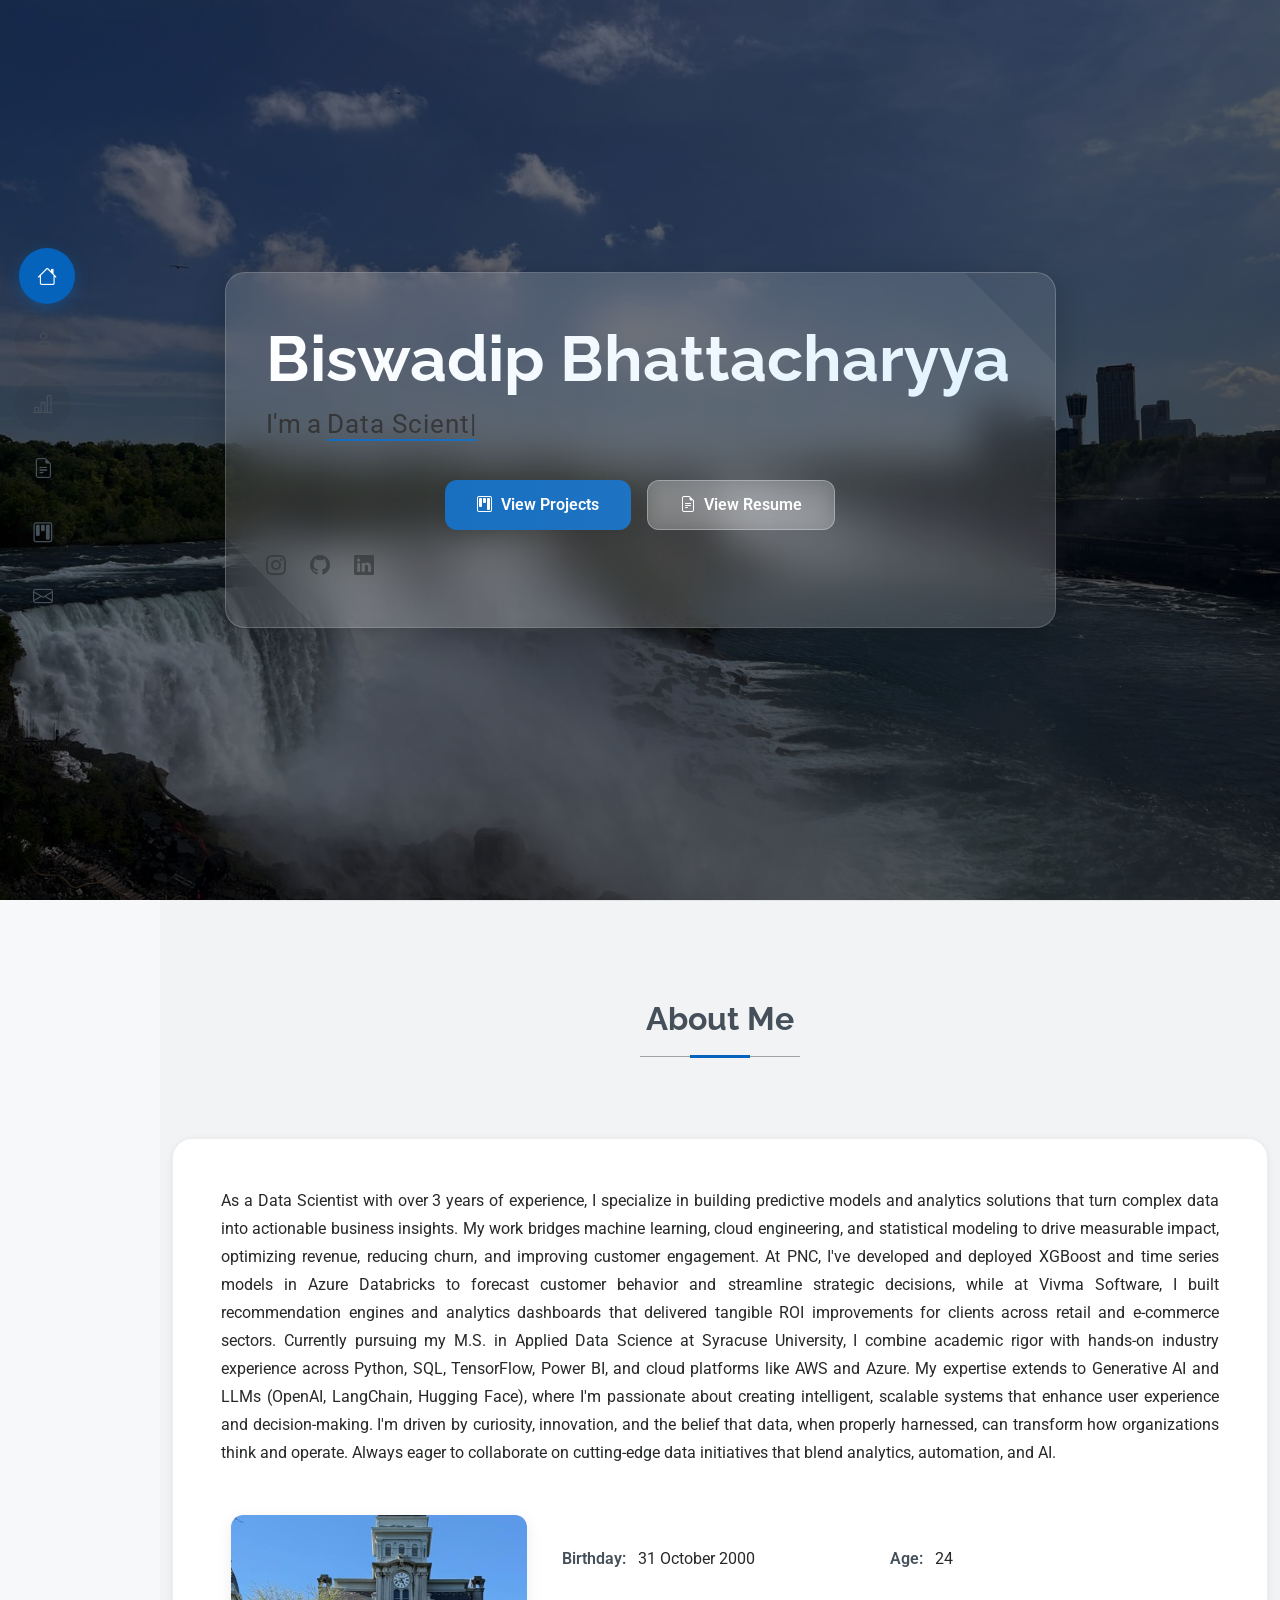
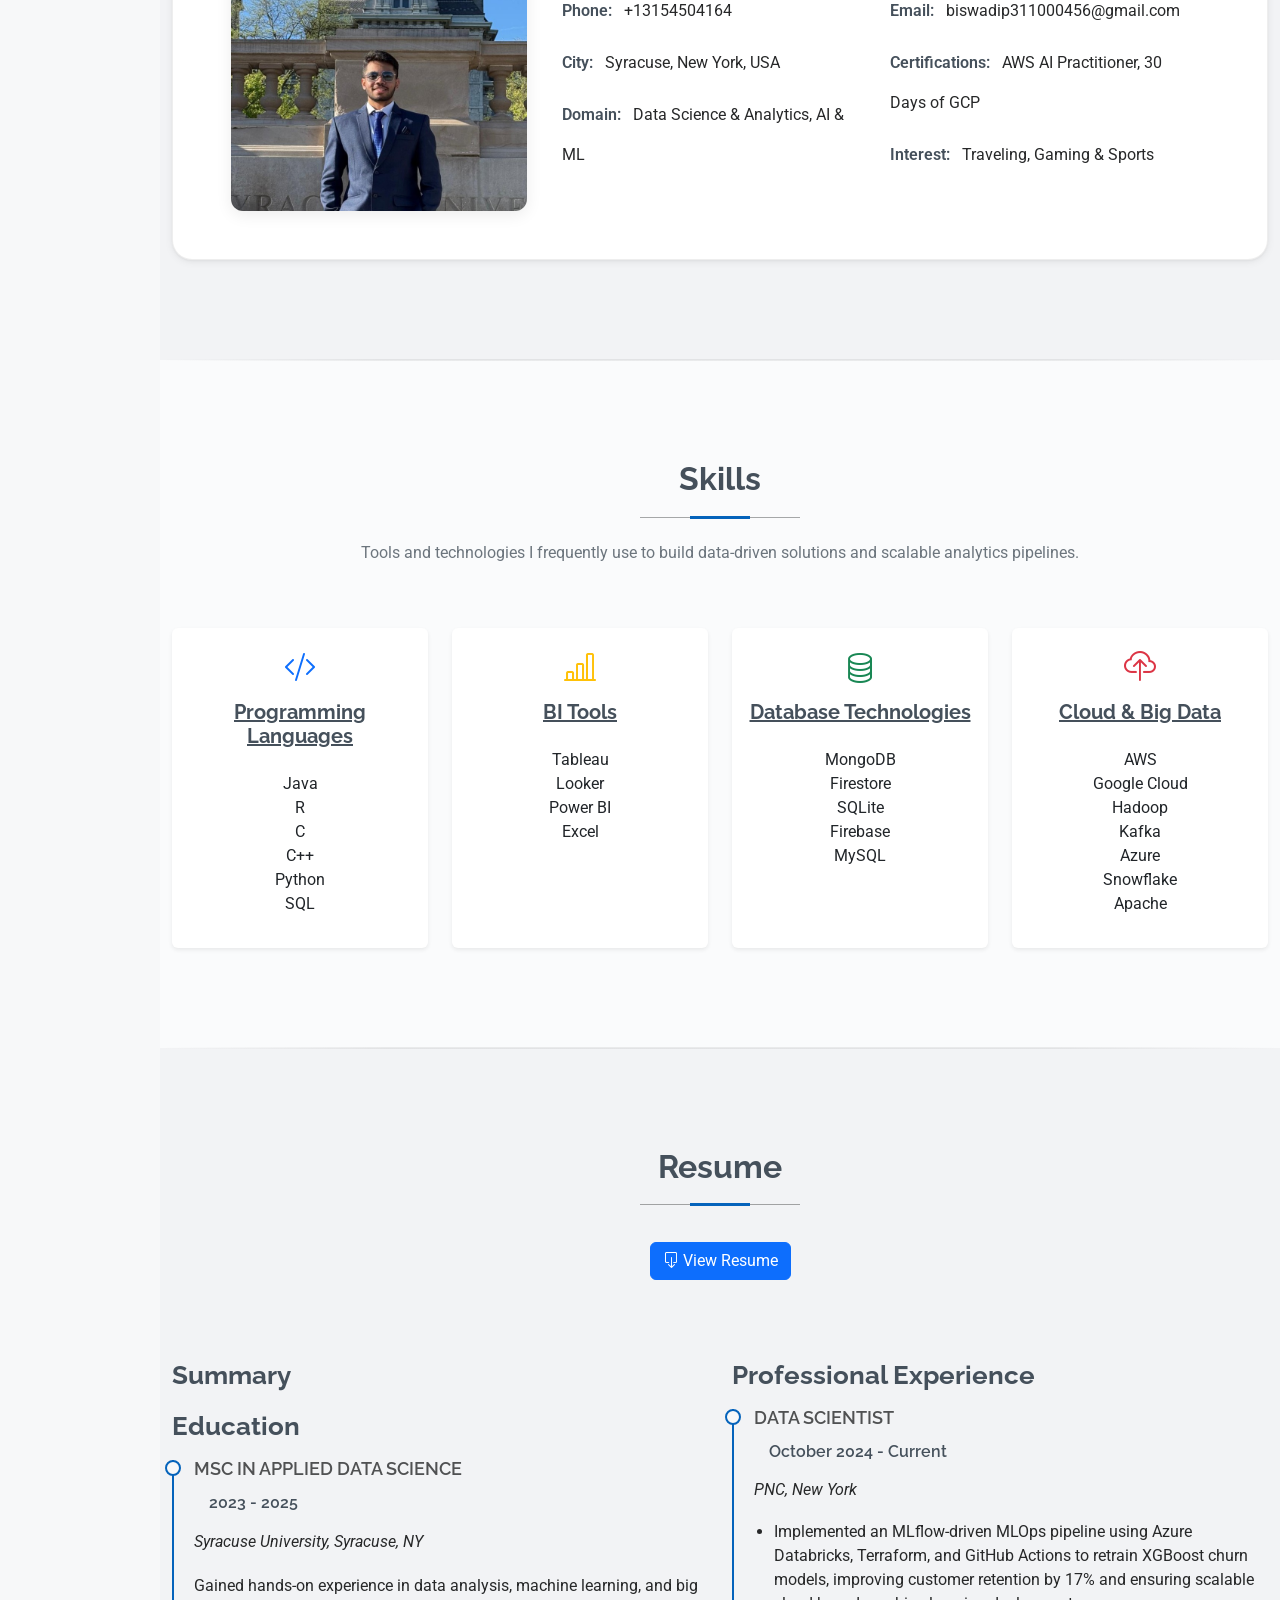
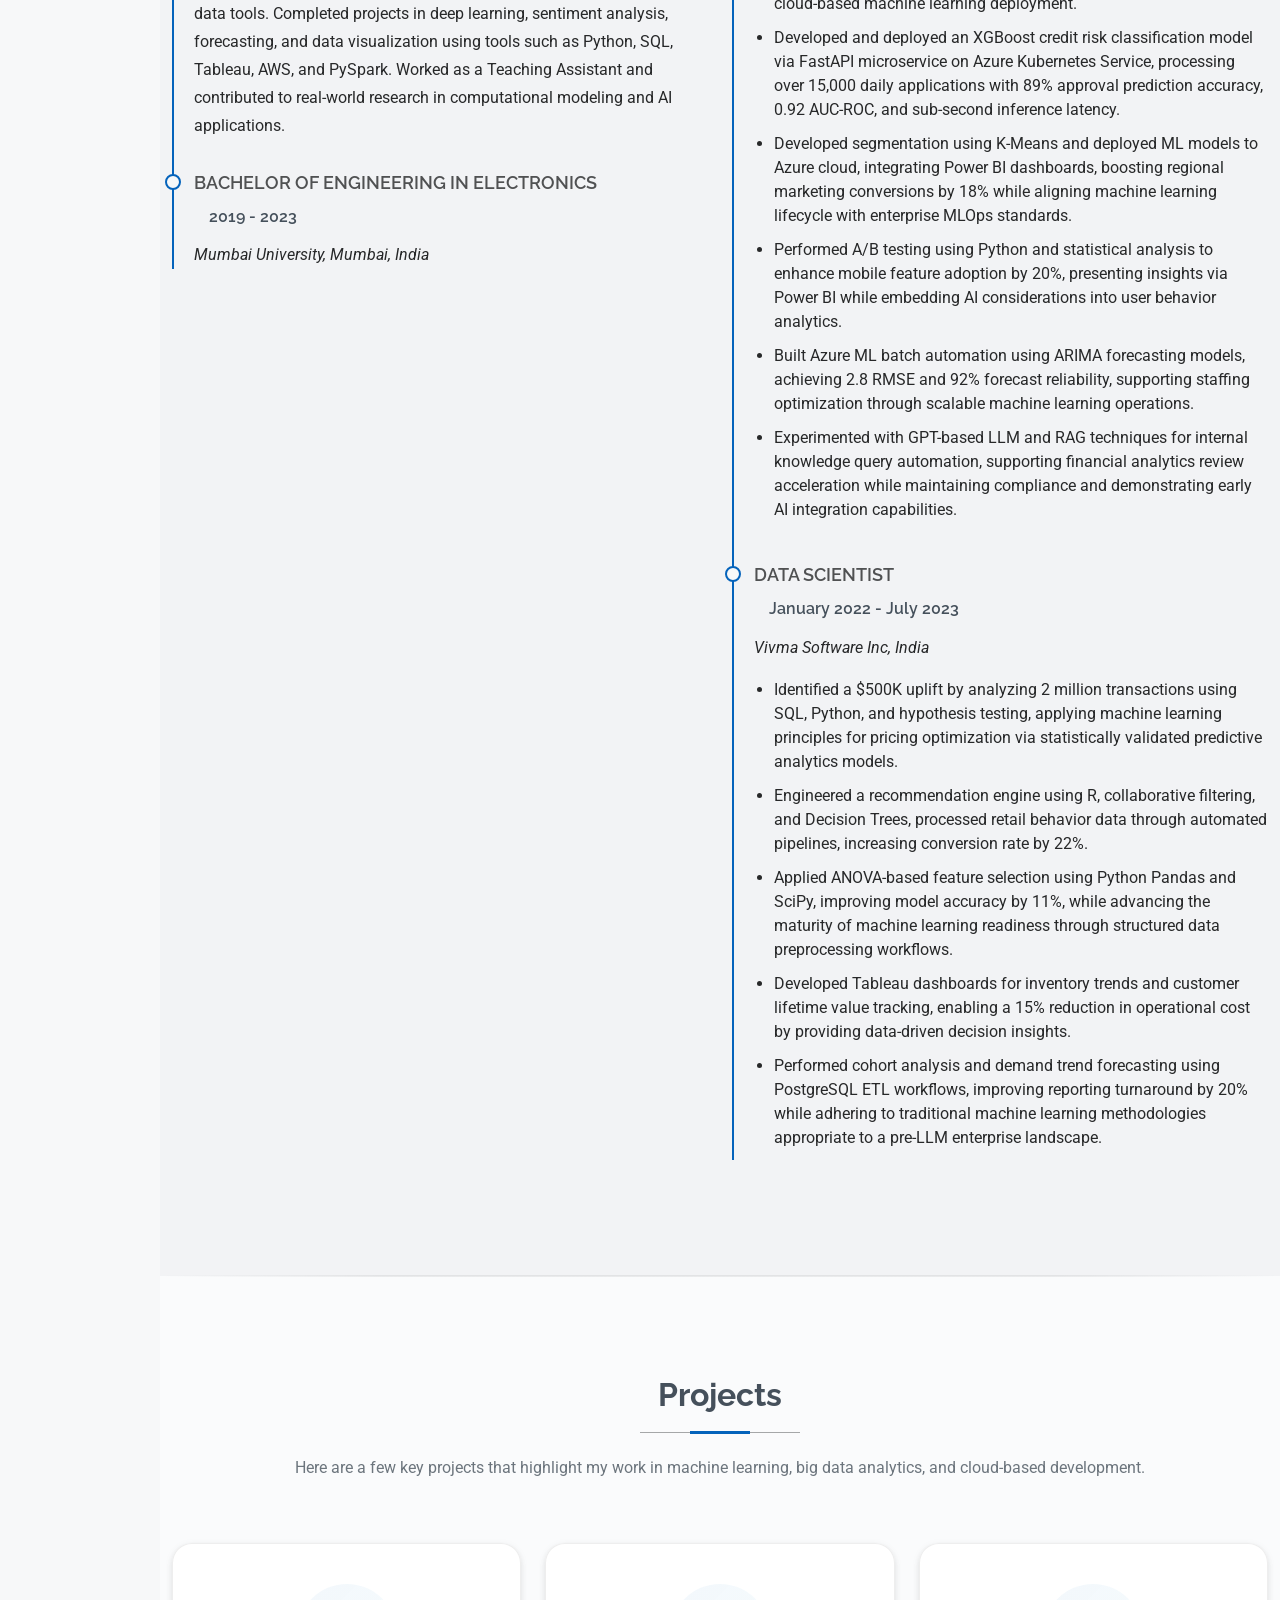
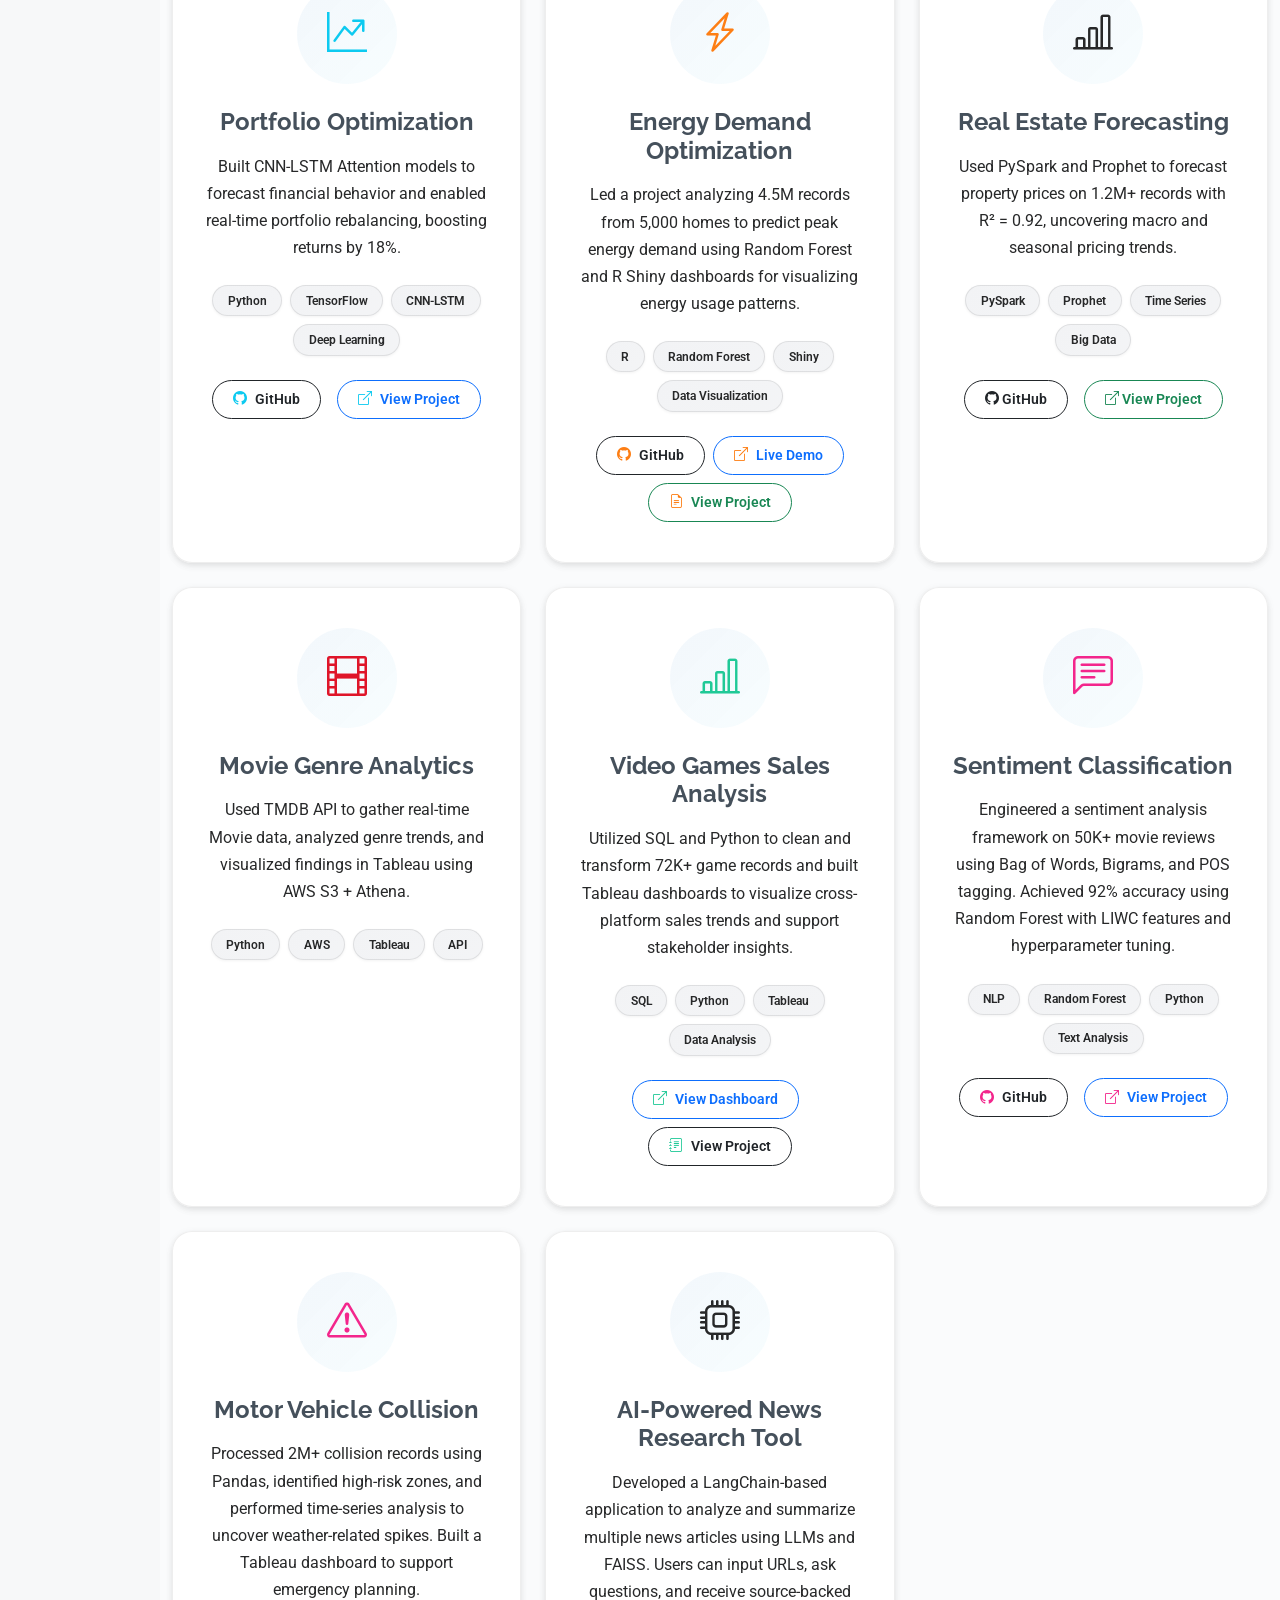
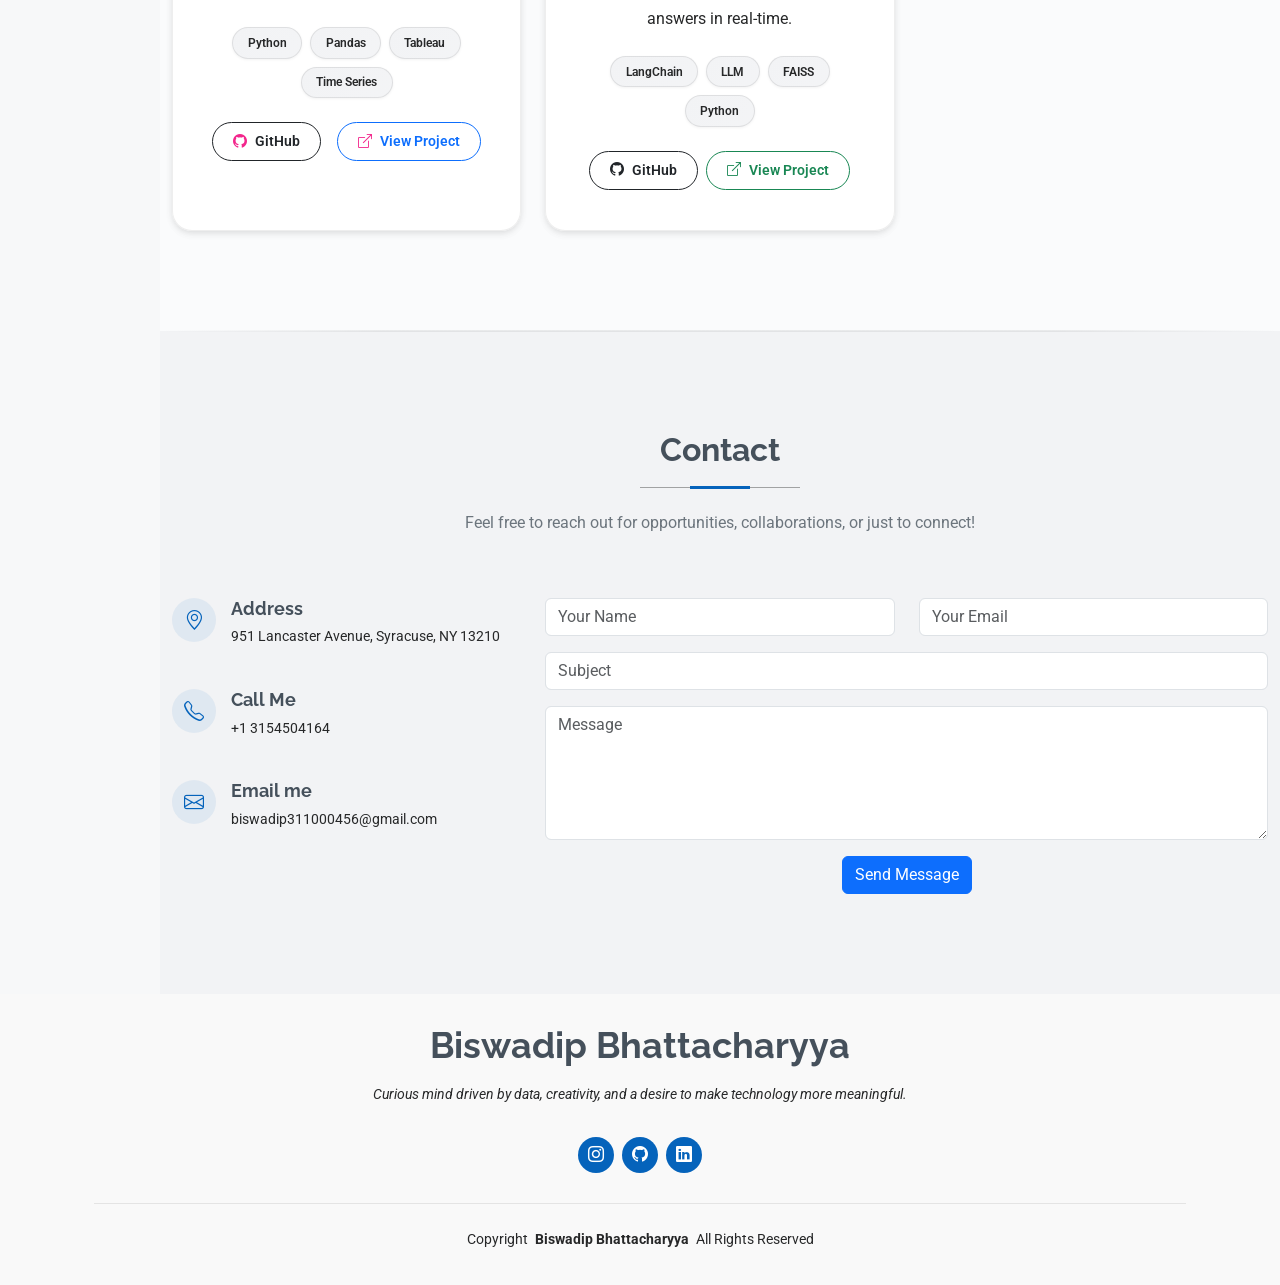
<file: index.html>
<!DOCTYPE html>
<html lang="en">

<head>
  <meta charset="utf-8">
  <meta content="width=device-width, initial-scale=1.0" name="viewport">
  <title>Biswadip Portfolio</title>
  <meta content="" name="description">
  <meta content="" name="keywords">

  <!-- Favicons -->
  <link href="assets/img/favicon.png" rel="icon">
  <link href="assets/img/apple-touch-icon.png" rel="apple-touch-icon">

  <!-- Fonts -->
  <link href="https://fonts.googleapis.com" rel="preconnect">
  <link href="https://fonts.gstatic.com" rel="preconnect" crossorigin>
  <link href="https://fonts.googleapis.com/css2?family=Roboto:ital,wght@0,100;0,300;0,400;0,500;0,700;0,900;1,100;1,300;1,400;1,500;1,700;1,900&family=Poppins:ital,wght@0,100;0,200;0,300;0,400;0,500;0,600;0,700;0,800;0,900;1,100;1,200;1,300;1,400;1,500;1,600;1,700;1,800;1,900&family=Raleway:ital,wght@0,100;0,200;0,300;0,400;0,500;0,600;0,700;0,800;0,900;1,100;1,200;1,300;1,400;1,500;1,600;1,700;1,800;1,900&display=swap" rel="stylesheet">

  <!-- Vendor CSS Files -->
  <link href="assets/vendor/bootstrap/css/bootstrap.min.css" rel="stylesheet">
  <link href="assets/vendor/bootstrap-icons/bootstrap-icons.css" rel="stylesheet">
  <link href="assets/vendor/aos/aos.css" rel="stylesheet">
  <link href="assets/vendor/glightbox/css/glightbox.min.css" rel="stylesheet">
  <link href="assets/vendor/swiper/swiper-bundle.min.css" rel="stylesheet">

  <!-- Main CSS File -->
  <link href="assets/css/main.css" rel="stylesheet">

  <!-- =======================================================
  * Template Name: MyResume
  * Template URL: https://bootstrapmade.com/free-html-bootstrap-template-my-resume/
  * Updated: Jun 29 2024 with Bootstrap v5.3.3
  * Author: BootstrapMade.com
  * License: https://bootstrapmade.com/license/
  ======================================================== -->
</head>

<body class="index-page">

  <header id="header" class="header d-flex flex-column justify-content-center">

    <i class="header-toggle d-xl-none bi bi-list"></i>

    <nav id="navmenu" class="navmenu">
     <ul>
    <li><a href="#hero" class="active"><i class="bi bi-house navicon"></i><span>Home</span></a></li>
    <li><a href="#about"><i class="bi bi-person navicon"></i><span>About</span></a></li>
    <li><a href="#skills"><i class="bi bi-bar-chart-line navicon"></i><span>Skills</span></a></li> <!-- ✅ New item -->
    <li><a href="#resume"><i class="bi bi-file-earmark-text navicon"></i><span>Resume</span></a></li>
    <li><a href="#projects"><i class="bi bi-kanban navicon"></i><span>Projects</span></a></li>
    <li><a href="#contact"><i class="bi bi-envelope navicon"></i><span>Contact</span></a></li>
  </ul>
    </nav>

  </header>

  <main class="main">

    <!-- Hero Section -->
    <section id="hero" class="hero section light-background">

      <img src="assets/img/niagara.jpg" alt="">

      <div class="container" data-aos="zoom-out">
        <div class="row justify-content-center">
          <div class="col-lg-9">
            <div class="hero-content-card">
              <h2>Biswadip Bhattacharyya</h2>
              <p>I'm a <span class="typed" data-typed-items="Data Scientist, Data Analyst, ML Engineer">Data Scientist</span><span class="typed-cursor typed-cursor--blink" aria-hidden="true"></span></p>
              <div class="hero-ctas">
                <a href="#projects" class="hero-cta-primary">
                  <i class="bi bi-kanban"></i> View Projects
                </a>
                <a href="#resume" class="hero-cta-secondary">
                  <i class="bi bi-file-earmark-text"></i> View Resume
                </a>
              </div>
              <div class="social-links">
                <a href="https://www.instagram.com/biswadip2291/"><i class="bi bi-instagram"></i></a>
                <a href="https://github.com/biswadip2291"><i class="bi bi-github"></i></a>
                <a href="https://www.linkedin.com/in/biswadip2291"><i class="bi bi-linkedin"></i></a>
              </div>
            </div>
          </div>
        </div>
      </div>

    </section><!-- /Hero Section -->

    <!-- About Section -->
    <section id="about" class="about section">

      <!-- Section Title -->
      <div class="container section-title" data-aos="fade-up">
        <h2>About Me</h2>
      </div><!-- End Section Title -->

      <div class="container" data-aos="fade-up" data-aos-delay="100">
        <div class="about-card">
          <div class="row gy-4">
            <div class="col-lg-12 mb-4">
              <p class="about-description">As a Data Scientist with over 3 years of experience, I specialize in building predictive models and analytics solutions that turn complex data into actionable business insights. My work bridges machine learning, cloud engineering, and statistical modeling to drive measurable impact, optimizing revenue, reducing churn, and improving customer engagement. At PNC, I've developed and deployed XGBoost and time series models in Azure Databricks to forecast customer behavior and streamline strategic decisions, while at Vivma Software, I built recommendation engines and analytics dashboards that delivered tangible ROI improvements for clients across retail and e-commerce sectors. Currently pursuing my M.S. in Applied Data Science at Syracuse University, I combine academic rigor with hands-on industry experience across Python, SQL, TensorFlow, Power BI, and cloud platforms like AWS and Azure. My expertise extends to Generative AI and LLMs (OpenAI, LangChain, Hugging Face), where I'm passionate about creating intelligent, scalable systems that enhance user experience and decision-making. I'm driven by curiosity, innovation, and the belief that data, when properly harnessed, can transform how organizations think and operate. Always eager to collaborate on cutting-edge data initiatives that blend analytics, automation, and AI.</p>
            </div>
            <div class="col-lg-4 text-center">
              <img src="assets/img/me.jpg" class="img-fluid about-photo" alt="Profile Photo" style="width: 296px; height: 296px; object-fit: cover;">
            </div>
            <div class="col-lg-8 d-flex align-items-center">
              <div class="row w-100">
                <div class="col-md-6">
                  <ul class="about-details">
                    <li><strong>Birthday:</strong> 31 October 2000</li>
                    <li><strong>Phone:</strong> +13154504164</li>
                    <li><strong>City:</strong> Syracuse, New York, USA</li>
                    <li><strong>Domain:</strong> Data Science & Analytics, AI & ML</li>
                  </ul>
                </div>
                <div class="col-md-6">
                  <ul class="about-details">
                    <li><strong>Age:</strong> 24</li>
                    <li><strong>Email:</strong> biswadip311000456@gmail.com</li>
                    <li><strong>Certifications:</strong> AWS AI Practitioner, 30 Days of GCP</li>
                    <li><strong>Interest:</strong> Traveling, Gaming & Sports</li>
                  </ul>
                </div>
              </div>
            </div>
          </div>
        </div>
      </div>

    </section><!-- /About Section -->

 

        </div>

      </div>

    </section><!-- /Stats Section -->

    <!-- Skills Section -->
  <section id="skills" class="skills section">
  <div class="container" data-aos="fade-up">
    <div class="section-title">
      <h2>Skills</h2>
      <p>Tools and technologies I frequently use to build data-driven solutions and scalable analytics pipelines.</p>
    </div>

    <div class="row justify-content-center gy-4">

      <!-- Programming Languages -->
      <div class="col-md-6 col-lg-3">
        <div class="card h-100 shadow-sm border-0 text-center p-3">
          <div class="icon mb-2 text-primary"><i class="bi bi-code-slash" style="font-size: 2rem;"></i></div>
          <h5 class="fw-bold text-decoration-underline">Programming Languages</h5>
          <ul class="list-unstyled mt-3">
            <li>Java</li>
            <li>R</li>
            <li>C</li>
            <li>C++</li>
            <li>Python</li>
            <li>SQL</li>
          </ul>
        </div>
      </div>

      <!-- BI Tools -->
      <div class="col-md-6 col-lg-3">
        <div class="card h-100 shadow-sm border-0 text-center p-3">
          <div class="icon mb-2 text-warning"><i class="bi bi-bar-chart-line" style="font-size: 2rem;"></i></div>
          <h5 class="fw-bold text-decoration-underline">BI Tools</h5>
          <ul class="list-unstyled mt-3">
            <li>Tableau</li>
            <li>Looker</li>
            <li>Power BI</li>
            <li>Excel</li>
          </ul>
        </div>
      </div>

      <!-- Database Technologies -->
      <div class="col-md-6 col-lg-3">
        <div class="card h-100 shadow-sm border-0 text-center p-3">
          <div class="icon mb-2 text-success"><i class="bi bi-database" style="font-size: 2rem;"></i></div>
          <h5 class="fw-bold text-decoration-underline">Database Technologies</h5>
          <ul class="list-unstyled mt-3">
            <li>MongoDB</li>
            <li>Firestore</li>
            <li>SQLite</li>
            <li>Firebase</li>
            <li>MySQL</li>
          </ul>
        </div>
      </div>

      <!-- Cloud & Big Data -->
      <div class="col-md-6 col-lg-3">
        <div class="card h-100 shadow-sm border-0 text-center p-3">
          <div class="icon mb-2 text-danger"><i class="bi bi-cloud-upload" style="font-size: 2rem;"></i></div>
          <h5 class="fw-bold text-decoration-underline">Cloud & Big Data</h5>
          <ul class="list-unstyled mt-3">
            <li>AWS</li>
            <li>Google Cloud</li>
            <li>Hadoop</li>
            <li>Kafka</li>
            <li>Azure</li>
            <li>Snowflake</li>
            <li>Apache</li>
          </ul>
        </div>
      </div>

    </div>
  </div>
</section>
<!-- /Skills Section -->

    <!-- Resume Section -->
    <section id="resume" class="resume section">

      <!-- Section Title -->
       <!-- Section Title -->
  <div class="container section-title" data-aos="fade-up">
    <h2>Resume</h2>
    <!-- Resume Button -->
    <a href="Biswadip Updated CV.pdf" target="_blank" class="btn btn-primary mt-3">
      <i class="bi bi-box-arrow-down"></i> View Resume
    </a>
  </div>

      <div class="container">

        <div class="row">

          <div class="col-lg-6" data-aos="fade-up" data-aos-delay="100">
            <h3 class="resume-title">Summary</h3>

         

            <h3 class="resume-title">Education</h3>
            <div class="resume-item">
              <h4>MSc in Applied Data Science </h4>
              <h5>2023 - 2025</h5>
              <p><em>Syracuse University, Syracuse, NY</em></p>
              <p>Gained hands-on experience in data analysis, machine learning, and big data tools. Completed projects in deep learning, sentiment analysis, forecasting, and data visualization using tools such as Python, SQL, Tableau, AWS, and PySpark. Worked as a Teaching Assistant and contributed to real-world research in computational modeling and AI applications.</p>
            </div><!-- Edn Resume Item -->

            <div class="resume-item">
              <h4>Bachelor of Engineering in Electronics</h4>
              <h5>2019 - 2023</h5>
              <p><em>Mumbai University, Mumbai, India</em></p>
            </div><!-- Edn Resume Item -->

          </div>

       <div class="col-lg-6" data-aos="fade-up" data-aos-delay="200">
  <h3 class="resume-title">Professional Experience</h3>

  <div class="resume-item">
    <h4>Data Scientist</h4>
    <h5>October 2024 - Current</h5>
    <p><em>PNC, New York</em></p>
    <ul>
      <li>Implemented an MLflow-driven MLOps pipeline using Azure Databricks, Terraform, and GitHub Actions to retrain XGBoost churn models, improving customer retention by 17% and ensuring scalable cloud-based machine learning deployment.</li>
      <li>Developed and deployed an XGBoost credit risk classification model via FastAPI microservice on Azure Kubernetes Service, processing over 15,000 daily applications with 89% approval prediction accuracy, 0.92 AUC-ROC, and sub-second inference latency.</li>
      <li>Developed segmentation using K-Means and deployed ML models to Azure cloud, integrating Power BI dashboards, boosting regional marketing conversions by 18% while aligning machine learning lifecycle with enterprise MLOps standards.</li>
      <li>Performed A/B testing using Python and statistical analysis to enhance mobile feature adoption by 20%, presenting insights via Power BI while embedding AI considerations into user behavior analytics.</li>
      <li>Built Azure ML batch automation using ARIMA forecasting models, achieving 2.8 RMSE and 92% forecast reliability, supporting staffing optimization through scalable machine learning operations.</li>
      <li>Experimented with GPT-based LLM and RAG techniques for internal knowledge query automation, supporting financial analytics review acceleration while maintaining compliance and demonstrating early AI integration capabilities.</li>
    </ul>
  </div><!-- End Resume Item -->

  <div class="resume-item">
    <h4>Data Scientist</h4>
    <h5>January 2022 - July 2023</h5>
    <p><em>Vivma Software Inc, India</em></p>
    <ul>
      <li>Identified a $500K uplift by analyzing 2 million transactions using SQL, Python, and hypothesis testing, applying machine learning principles for pricing optimization via statistically validated predictive analytics models.</li>
      <li>Engineered a recommendation engine using R, collaborative filtering, and Decision Trees, processed retail behavior data through automated pipelines, increasing conversion rate by 22%.</li>
      <li>Applied ANOVA-based feature selection using Python Pandas and SciPy, improving model accuracy by 11%, while advancing the maturity of machine learning readiness through structured data preprocessing workflows.</li>
      <li>Developed Tableau dashboards for inventory trends and customer lifetime value tracking, enabling a 15% reduction in operational cost by providing data-driven decision insights.</li>
      <li>Performed cohort analysis and demand trend forecasting using PostgreSQL ETL workflows, improving reporting turnaround by 20% while adhering to traditional machine learning methodologies appropriate to a pre-LLM enterprise landscape.</li>
    </ul>
  </div><!-- End Resume Item -->

</div>


        </div>

      </div>

    </section><!-- /Resume Section -->



<!-- Projects Section -->
<section id="projects" class="services section">

  <!-- Section Title -->
  <div class="container section-title" data-aos="fade-up">
    <h2>Projects</h2>
    <p>Here are a few key projects that highlight my work in machine learning, big data analytics, and cloud-based development.</p>
  </div><!-- End Section Title -->

  <div class="container">
    <div class="row gy-4">

      <!-- Project 1 -->
   <div class="col-lg-4 col-md-6" data-aos="fade-up" data-aos-delay="100">
  <div class="service-item item-cyan position-relative">
    <div class="icon">
      <i class="bi bi-graph-up-arrow"></i>
    </div>
    <h3>Portfolio Optimization</h3>
    <p>
      Built CNN-LSTM Attention models to forecast financial behavior and enabled real-time portfolio rebalancing, boosting returns by 18%.
    </p>
    <div class="tech-tags">
      <span class="tech-tag">Python</span>
      <span class="tech-tag">TensorFlow</span>
      <span class="tech-tag">CNN-LSTM</span>
      <span class="tech-tag">Deep Learning</span>
    </div>
    <!-- GitHub and View Project Buttons -->
    <div class="d-flex justify-content-center gap-2 flex-wrap">
      <a href="https://github.com/biswadip2291/Portfolio-Optimization-Using-Bidirectional-CNN-LSTM-with-Attention-Mechanism"
         target="_blank" rel="noopener"
         class="btn btn-sm btn-outline-dark me-2">
        <i class="bi bi-github"></i> GitHub
      </a>

      <a href="deep learning portfolio.html"
         class="btn btn-sm btn-outline-primary">
        <i class="bi bi-box-arrow-up-right"></i> View Project
      </a>
    </div>
  </div>
</div>



      <!-- Project 2 -->
 <div class="col-lg-4 col-md-6" data-aos="fade-up" data-aos-delay="200">
  <div class="service-item item-orange position-relative text-center">
    <div class="icon">
      <i class="bi bi-lightning-charge"></i>
    </div>
    <h3>Energy Demand Optimization</h3>
    <p>
      Led a project analyzing 4.5M records from 5,000 homes to predict peak energy demand using Random Forest and R Shiny dashboards for visualizing energy usage patterns.
    </p>
    <div class="tech-tags">
      <span class="tech-tag">R</span>
      <span class="tech-tag">Random Forest</span>
      <span class="tech-tag">Shiny</span>
      <span class="tech-tag">Data Visualization</span>
    </div>
    <!-- GitHub, Demo, and View Project Buttons -->
    <div class="d-flex justify-content-center gap-2 flex-wrap">
      <a href="https://github.com/biswadip2291/IST687_Project_" 
         target="_blank" rel="noopener" 
         class="btn btn-sm btn-outline-dark">
        <i class="bi bi-github"></i> GitHub
      </a>

      <a href="https://biswadip2291.shinyapps.io/shinny909/" 
         target="_blank" rel="noopener" 
         class="btn btn-sm btn-outline-primary">
        <i class="bi bi-box-arrow-up-right"></i> Live Demo
      </a>

      <a href="energy_demand_optimization.html" 
         target="_blank" rel="noopener" 
         class="btn btn-sm btn-outline-success">
        <i class="bi bi-file-earmark-text"></i> View Project
      </a>
    </div>
  </div>
</div>


      <!-- Project 3 -->
    <!-- Project X - Real Estate Forecasting -->
<div class="col-lg-4 col-md-6" data-aos="fade-up" data-aos-delay="500">
  <div class="service-item item-green position-relative text-center">
    <div class="icon">
      <i class="bi bi-bar-chart-line"></i>
    </div>
    <h3>Real Estate Forecasting</h3>
    <p>
      Used PySpark and Prophet to forecast property prices on 1.2M+ records with R² = 0.92, uncovering macro and seasonal pricing trends.
    </p>
    <div class="tech-tags">
      <span class="tech-tag">PySpark</span>
      <span class="tech-tag">Prophet</span>
      <span class="tech-tag">Time Series</span>
      <span class="tech-tag">Big Data</span>
    </div>
    <!-- Centered Buttons -->
    <div class="d-flex justify-content-center gap-2 flex-wrap">
      <a href="https://github.com/biswadip2291/Real_estate_forecasting_BDA"
         target="_blank"
         rel="noopener"
         class="btn btn-sm btn-outline-dark me-2 d-inline-block">
        <i class="bi bi-github"></i> GitHub
      </a>
      <a href="real_estate.html"
         target="_blank"
         rel="noopener"
         class="btn btn-sm btn-outline-success d-inline-block">
        <i class="bi bi-box-arrow-up-right"></i> View Project
      </a>
    </div>
  </div>
</div>




      <!-- Project 4 -->
      <div class="col-lg-4 col-md-6" data-aos="fade-up" data-aos-delay="400">
        <div class="service-item item-red position-relative">
          <div class="icon">
            <i class="bi bi-film"></i>
          </div>
          <h3>Movie Genre Analytics</h3>
          <p>Used TMDB API to gather real-time Movie data, analyzed genre trends, and visualized findings in Tableau using AWS S3 + Athena.</p>
          <div class="tech-tags">
            <span class="tech-tag">Python</span>
            <span class="tech-tag">AWS</span>
            <span class="tech-tag">Tableau</span>
            <span class="tech-tag">API</span>
          </div>
        </div>
      </div>

      <!-- Project 5 -->
   <div class="col-lg-4 col-md-6" data-aos="fade-up" data-aos-delay="300">
  <div class="service-item item-teal position-relative">
    <div class="icon">
      <i class="bi bi-bar-chart-line"></i>
    </div>
    <h3>Video Games Sales Analysis</h3>
    <p>Utilized SQL and Python to clean and transform 72K+ game records and built Tableau dashboards to visualize cross-platform sales trends and support stakeholder insights.</p>
    <div class="tech-tags">
      <span class="tech-tag">SQL</span>
      <span class="tech-tag">Python</span>
      <span class="tech-tag">Tableau</span>
      <span class="tech-tag">Data Analysis</span>
    </div>
    <!-- Button Group -->
    <div class="d-flex justify-content-center gap-2 flex-wrap">
      <a href="https://public.tableau.com/app/profile/biswadip.biswanath.bhattacharyya/viz/xyz_new_17460655365490/IntroDashboard?publish=yes"
         target="_blank" 
         rel="noopener" 
         class="btn btn-sm btn-outline-primary me-2">
        <i class="bi bi-box-arrow-up-right"></i> View Dashboard
      </a>
      <a href="game_sales.html" 
         class="btn btn-sm btn-outline-dark">
        <i class="bi bi-journal-text"></i> View Project
      </a>
    </div>
  </div>
</div>


      <!-- Project 6 -->
  <div class="col-lg-4 col-md-6" data-aos="fade-up" data-aos-delay="400">
  <div class="service-item item-pink position-relative">
    <div class="icon">
      <i class="bi bi-chat-left-text"></i>
    </div>
    <h3>Sentiment Classification</h3>
    <p>
      Engineered a sentiment analysis framework on 50K+ movie reviews using Bag of Words, Bigrams, and POS tagging.
      Achieved 92% accuracy using Random Forest with LIWC features and hyperparameter tuning.
    </p>
    <div class="tech-tags">
      <span class="tech-tag">NLP</span>
      <span class="tech-tag">Random Forest</span>
      <span class="tech-tag">Python</span>
      <span class="tech-tag">Text Analysis</span>
    </div>
    <div class="d-flex justify-content-center gap-2 flex-wrap">
      <a href="https://github.com/biswadip2291/nlp_final-project" 
         target="_blank" rel="noopener" 
         class="btn btn-sm btn-outline-dark me-2">
        <i class="bi bi-github"></i> GitHub
      </a>
      <a href="sentiment.html" 
         class="btn btn-sm btn-outline-primary">
        <i class="bi bi-box-arrow-up-right"></i> View Project
      </a>
    </div>
  </div>
</div>


<div class="col-lg-4 col-md-6" data-aos="fade-up" data-aos-delay="400">
  <div class="service-item item-pink position-relative">
    <div class="icon">
      <i class="bi bi-exclamation-triangle"></i>
    </div>
    <h3>Motor Vehicle Collision</h3>
    <p>
      Processed 2M+ collision records using Pandas, identified high-risk zones, and performed time-series analysis to uncover weather-related spikes. Built a Tableau dashboard to support emergency planning.
    </p>
    <div class="tech-tags">
      <span class="tech-tag">Python</span>
      <span class="tech-tag">Pandas</span>
      <span class="tech-tag">Tableau</span>
      <span class="tech-tag">Time Series</span>
    </div>
    <!-- GitHub and View Project Buttons -->
    <div class="d-flex justify-content-center gap-2 flex-wrap">
      <a href="https://github.com/biswadip2291/NYC_MVC_Analysis" 
         target="_blank" 
         rel="noopener" 
         class="btn btn-sm btn-outline-dark me-2">
        <i class="bi bi-github"></i> GitHub
      </a>
      <a href="motor-collision-project.html" 
         target="_blank" 
         rel="noopener" 
         class="btn btn-sm btn-outline-primary">
        <i class="bi bi-box-arrow-up-right"></i> View Project
      </a>
    </div>
  </div>
</div>


<div class="col-lg-4 col-md-6" data-aos="fade-up" data-aos-delay="600">
  <div class="service-item item-purple position-relative">
    <div class="icon">
      <i class="bi bi-cpu"></i>
    </div>
    <h3>AI-Powered News Research Tool</h3>
    <p>
      Developed a LangChain-based application to analyze and summarize multiple news articles using LLMs and FAISS. Users can input URLs, ask questions, and receive source-backed answers in real-time.
    </p>
    <div class="tech-tags">
      <span class="tech-tag">LangChain</span>
      <span class="tech-tag">LLM</span>
      <span class="tech-tag">FAISS</span>
      <span class="tech-tag">Python</span>
    </div>
    <div class="d-flex justify-content-center gap-2 flex-wrap">
      <a href="https://github.com/biswadip2291/AI_news_langchain"
         target="_blank" rel="noopener"
         class="btn btn-sm btn-outline-dark">
        <i class="bi bi-github"></i> GitHub
      </a>
      <a href="ai_news_research_tool.html"
         target="_blank" rel="noopener"
         class="btn btn-sm btn-outline-success">
        <i class="bi bi-box-arrow-up-right"></i> View Project
      </a>
    </div>
  </div>
</div>


</section><!-- /Projects Section -->




    <!-- Contact Section -->
    <section id="contact" class="contact section">

      <!-- Section Title -->
      <div class="container section-title" data-aos="fade-up">
        <h2>Contact</h2>
        <p>Feel free to reach out for opportunities, collaborations, or just to connect!</p>
      </div><!-- End Section Title -->

      <div class="container" data-aos="fade" data-aos-delay="100">

        <div class="row gy-4">

          <div class="col-lg-4">
            <div class="info-item d-flex" data-aos="fade-up" data-aos-delay="200">
              <i class="bi bi-geo-alt flex-shrink-0"></i>
              <div>
                <h3>Address</h3>
                <p>951 Lancaster Avenue, Syracuse, NY 13210</p>
              </div>
            </div><!-- End Info Item -->

            <div class="info-item d-flex" data-aos="fade-up" data-aos-delay="300">
              <i class="bi bi-telephone flex-shrink-0"></i>
              <div>
                <h3>Call Me</h3>
                <p>+1 3154504164</p>
              </div>
            </div><!-- End Info Item -->

            <div class="info-item d-flex" data-aos="fade-up" data-aos-delay="400">
              <i class="bi bi-envelope flex-shrink-0"></i>
              <div>
                <h3>Email me</h3>
                <p>biswadip311000456@gmail.com</p>
              </div>
            </div><!-- End Info Item -->

          </div>

          <div class="col-lg-8">
           <form action="https://formspree.io/f/xrbqdgba" method="POST">
  <div class="row">
    <div class="col-lg-6 mb-3">
      <input type="text" name="name" class="form-control" placeholder="Your Name" required>
    </div>
    <div class="col-lg-6 mb-3">
      <input type="email" name="email" class="form-control" placeholder="Your Email" required>
    </div>
  </div>

  <div class="mb-3">
    <input type="text" name="subject" class="form-control" placeholder="Subject" required>
  </div>

  <div class="mb-3">
    <textarea name="message" rows="5" class="form-control" placeholder="Message" required></textarea>
  </div>


  <div class="text-center">
    <button type="submit" class="btn btn-primary">Send Message</button>
  </div>
</form>

          </div><!-- End Contact Form -->

        </div>

      </div>

    </section><!-- /Contact Section -->

  </main>

  <footer id="footer" class="footer position-relative light-background">
    <div class="container">
      <h3 class="sitename">Biswadip Bhattacharyya</h3>
      <p>Curious mind driven by data, creativity, and a desire to make technology more meaningful.</p>
      <div class="social-links d-flex justify-content-center">
        <a href="https://www.instagram.com/biswadip2291/"><i class="bi bi-instagram"></i></a>
        <a href="https://github.com/biswadip2291"><i class="bi bi-github"></i></a>
        <a href="https://www.linkedin.com/in/biswadip2291"><i class="bi bi-linkedin"></i></a>
      </div>
      <div class="container">
        <div class="copyright">
          <span>Copyright</span> <strong class="px-1 sitename">Biswadip Bhattacharyya</strong> <span>All Rights Reserved</span>
        </div>
        <div class="credits">
          <!-- All the links in the footer should remain intact. -->
          <!-- You can delete the links only if you've purchased the pro version. -->
          <!-- Licensing information: https://bootstrapmade.com/license/ -->
          <!-- Purchase the pro version with working PHP/AJAX contact form: [buy-url] -->
         
        </div>
      </div>
    </div>
  </footer>

  <!-- Scroll Top -->
  <a href="#" id="scroll-top" class="scroll-top d-flex align-items-center justify-content-center"><i class="bi bi-arrow-up-short"></i></a>

  <!-- Preloader -->
  <div id="preloader"></div>

  <!-- Vendor JS Files -->
  <script src="assets/vendor/bootstrap/js/bootstrap.bundle.min.js"></script>
  <script src="assets/vendor/php-email-form/validate.js"></script>
  <script src="assets/vendor/aos/aos.js"></script>
  <script src="assets/vendor/typed.js/typed.umd.js"></script>
  <script src="assets/vendor/purecounter/purecounter_vanilla.js"></script>
  <script src="assets/vendor/waypoints/noframework.waypoints.js"></script>
  <script src="assets/vendor/glightbox/js/glightbox.min.js"></script>
  <script src="assets/vendor/imagesloaded/imagesloaded.pkgd.min.js"></script>
  <script src="assets/vendor/isotope-layout/isotope.pkgd.min.js"></script>
  <script src="assets/vendor/swiper/swiper-bundle.min.js"></script>

  <!-- Main JS File -->
  <script src="assets/js/main.js"></script>

</body>

</html>
</file>
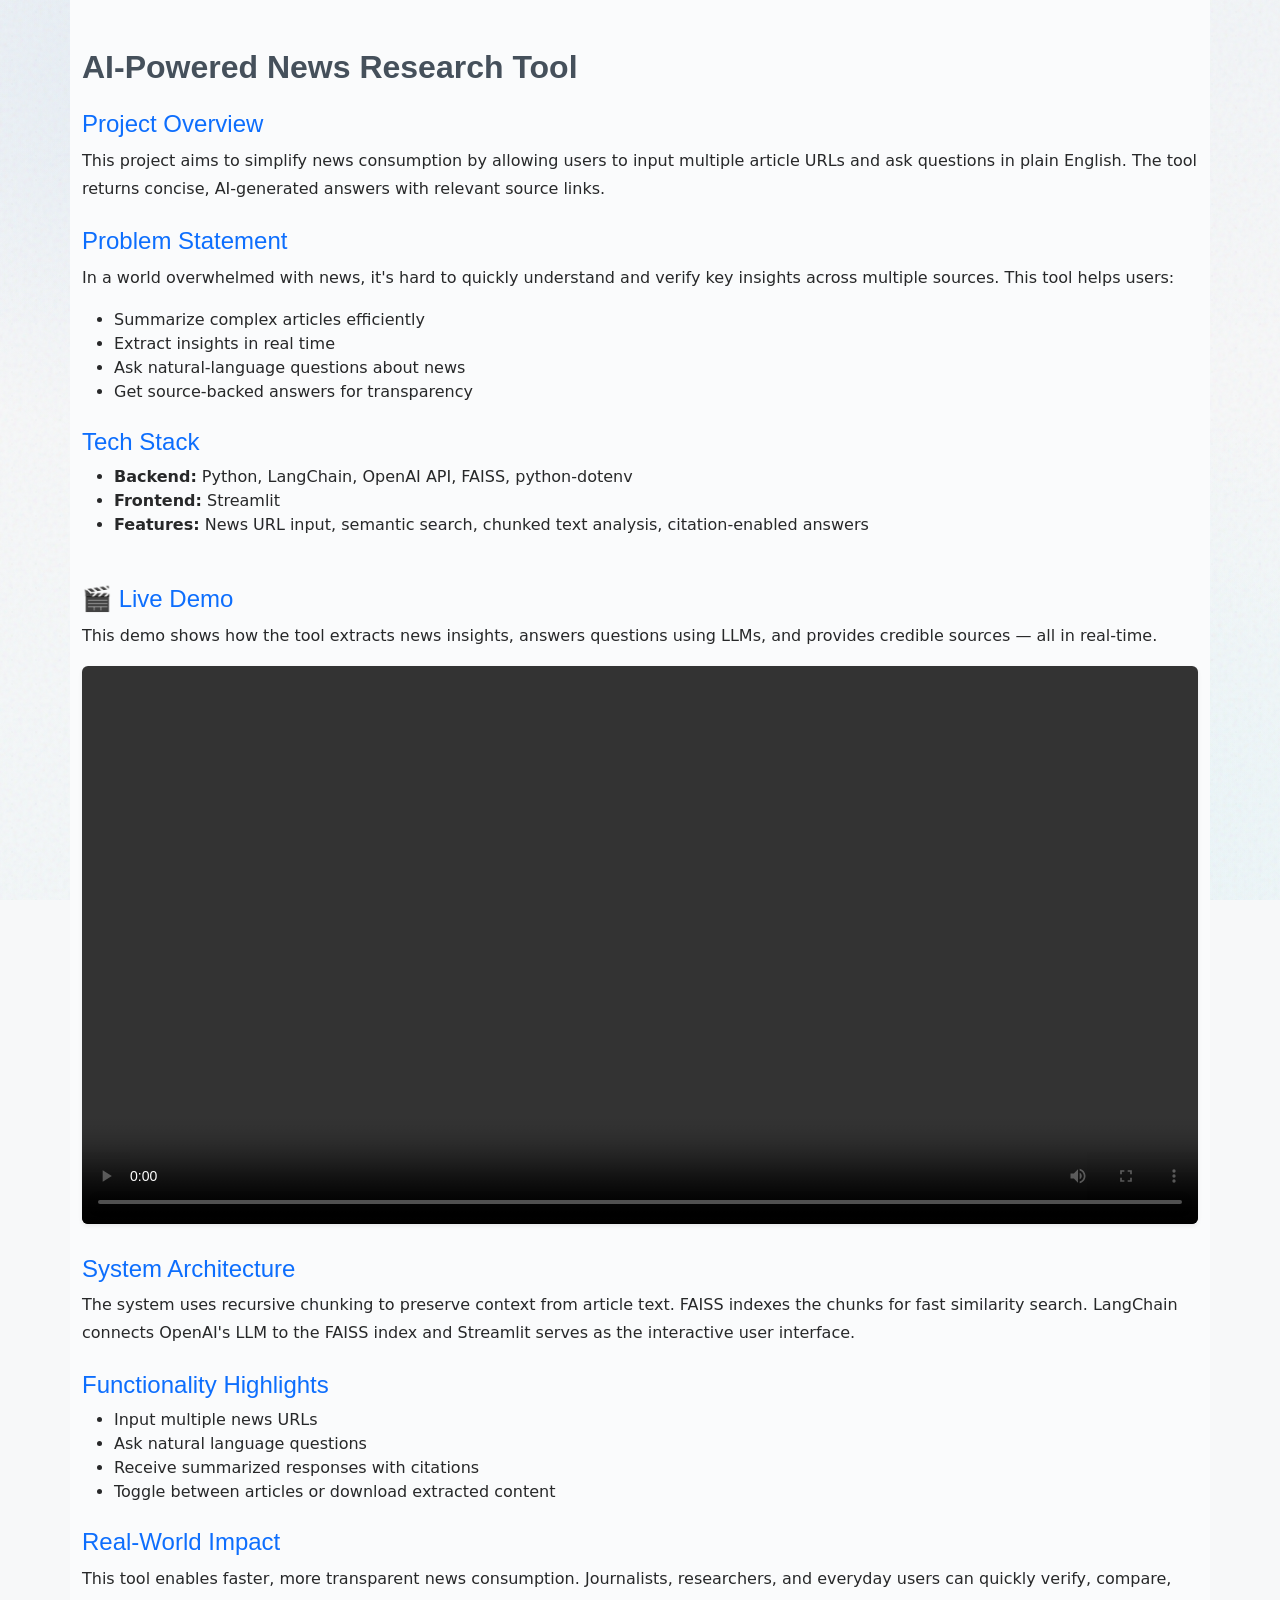
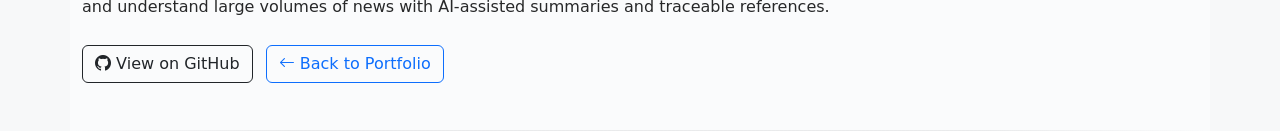
<file: ai_news_research_tool.html>
<!DOCTYPE html>
<html lang="en">

<head>
  <meta charset="utf-8">
  <meta content="width=device-width, initial-scale=1.0" name="viewport">
  <title>AI-Powered News Research Tool | Biswadip Portfolio</title>
  <link href="assets/img/favicon.png" rel="icon">
  <link href="assets/vendor/bootstrap/css/bootstrap.min.css" rel="stylesheet">
  <link href="assets/vendor/bootstrap-icons/bootstrap-icons.css" rel="stylesheet">
  <link href="assets/css/main.css" rel="stylesheet">
</head>

<body>
  <section class="container py-5">
    <h2 class="fw-bold mb-4">AI-Powered News Research Tool</h2>

    <h4 class="text-primary">Project Overview</h4>
    <p>
      This project aims to simplify news consumption by allowing users to input multiple article URLs and ask questions in plain English. The tool returns concise, AI-generated answers with relevant source links.
    </p>

    <h4 class="text-primary mt-4">Problem Statement</h4>
    <p>
      In a world overwhelmed with news, it's hard to quickly understand and verify key insights across multiple sources. This tool helps users:
      <ul>
        <li>Summarize complex articles efficiently</li>
        <li>Extract insights in real time</li>
        <li>Ask natural-language questions about news</li>
        <li>Get source-backed answers for transparency</li>
      </ul>
    </p>

    <h4 class="text-primary mt-4">Tech Stack</h4>
    <ul>
      <li><strong>Backend:</strong> Python, LangChain, OpenAI API, FAISS, python-dotenv</li>
      <li><strong>Frontend:</strong> Streamlit</li>
      <li><strong>Features:</strong> News URL input, semantic search, chunked text analysis, citation-enabled answers</li>
    </ul>

    <h4 class="text-primary mt-5">🎬 Live Demo</h4>
<p>
  This demo shows how the tool extracts news insights, answers questions using LLMs, and provides credible sources — all in real-time.
</p>

<video class="w-100 rounded shadow-sm" controls>
  <source src="assets/img/26.05.2025_20.11.04_REC.mp4" type="video/mp4">
  Your browser does not support the video tag.
</video>


    <h4 class="text-primary mt-4">System Architecture</h4>
    <p>
      The system uses recursive chunking to preserve context from article text. FAISS indexes the chunks for fast similarity search. LangChain connects OpenAI's LLM to the FAISS index and Streamlit serves as the interactive user interface.
    </p>

    <h4 class="text-primary mt-4">Functionality Highlights</h4>
    <ul>
      <li>Input multiple news URLs</li>
      <li>Ask natural language questions</li>
      <li>Receive summarized responses with citations</li>
      <li>Toggle between articles or download extracted content</li>
    </ul>

    <h4 class="text-primary mt-4">Real-World Impact</h4>
    <p>
      This tool enables faster, more transparent news consumption. Journalists, researchers, and everyday users can quickly verify, compare, and understand large volumes of news with AI-assisted summaries and traceable references.
    </p>

    <div class="mt-4">
      <a href="https://github.com/biswadip2291/AI_news_langchain" target="_blank" class="btn btn-outline-dark me-2">
        <i class="bi bi-github"></i> View on GitHub
      </a>
      <a href="index.html#portfolio" class="btn btn-outline-primary">
        <i class="bi bi-arrow-left"></i> Back to Portfolio
      </a>
    </div>
  </section>

  <script src="assets/vendor/bootstrap/js/bootstrap.bundle.min.js"></script>
</body>

</html>
</file>
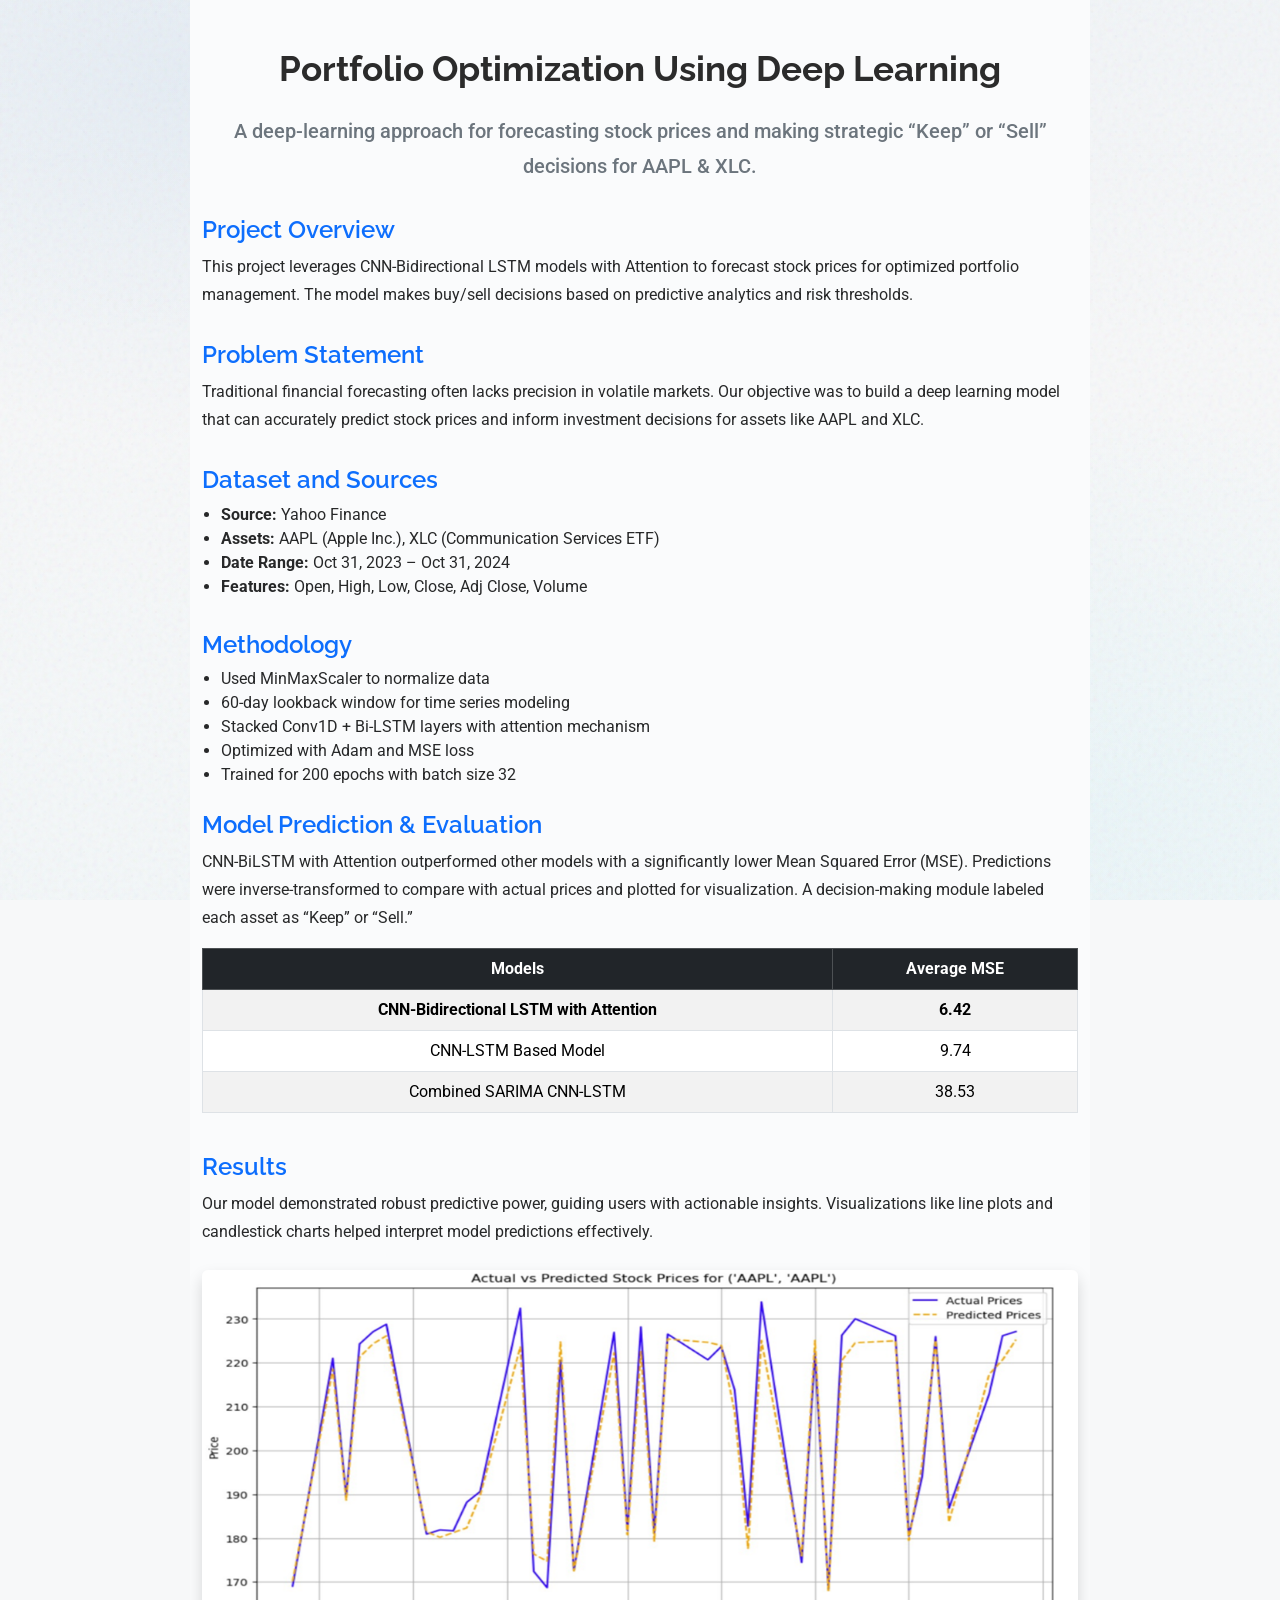
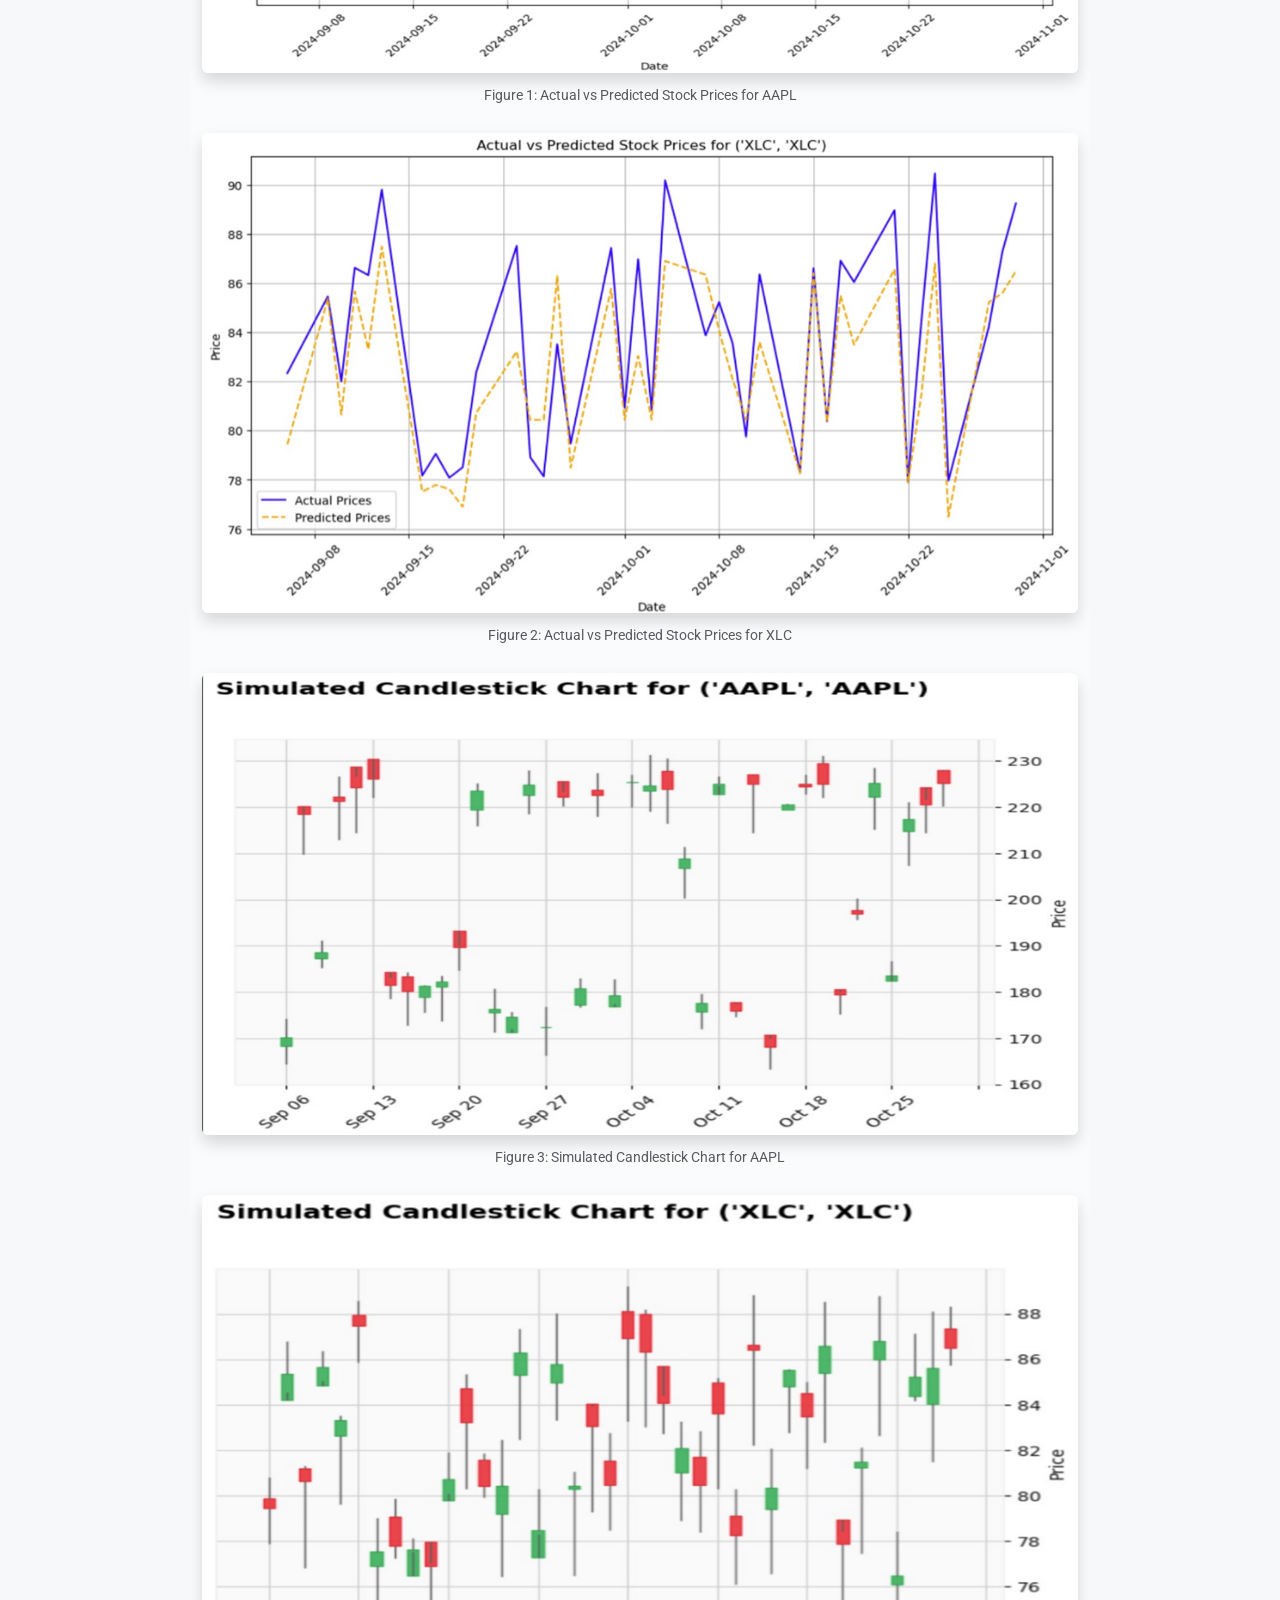
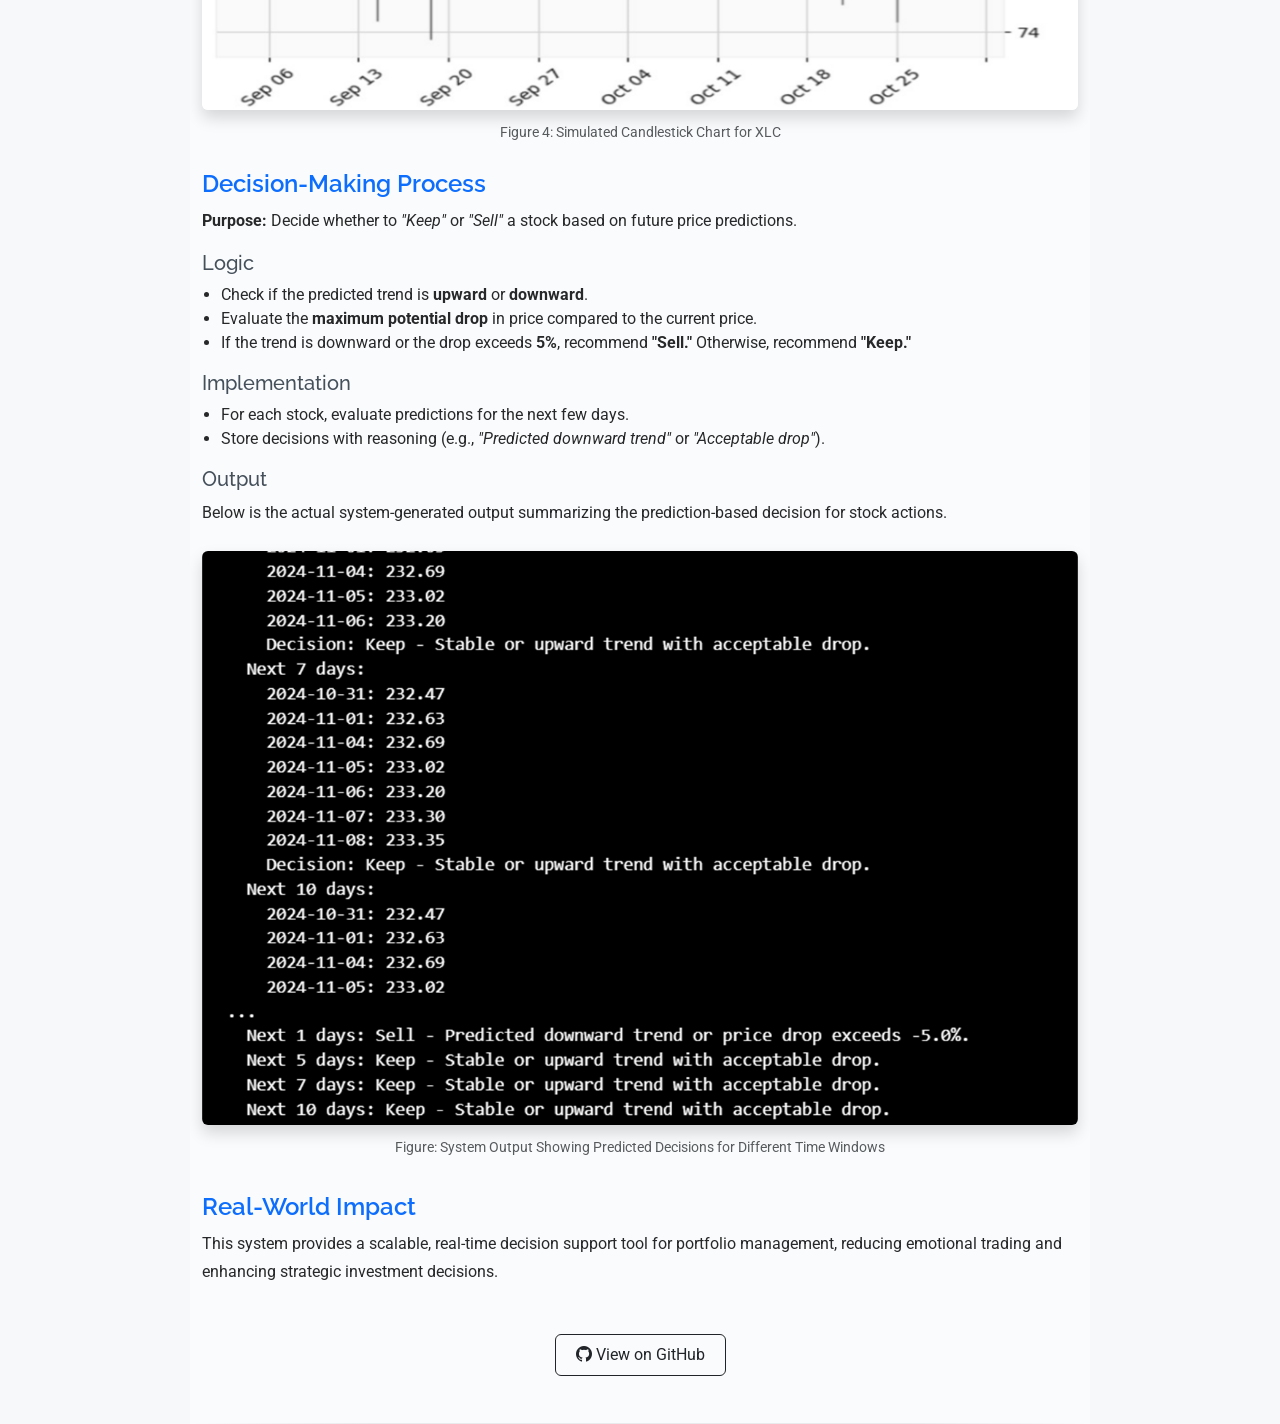
<file: deep learning portfolio.html>
<!DOCTYPE html>
<html lang="en">
<head>
  <meta charset="utf-8">
  <meta content="width=device-width, initial-scale=1.0" name="viewport">
  <title>Portfolio Optimization | Biswadip Portfolio</title>

  <!-- Favicons -->
  <link href="assets/img/favicon.png" rel="icon">
  <link href="assets/img/apple-touch-icon.png" rel="apple-touch-icon">

  <!-- Fonts -->
  <link href="https://fonts.googleapis.com" rel="preconnect">
  <link href="https://fonts.gstatic.com" rel="preconnect" crossorigin>
  <link href="https://fonts.googleapis.com/css2?family=Roboto&family=Poppins&family=Raleway&display=swap" rel="stylesheet">

  <!-- Vendor CSS Files -->
  <link href="assets/vendor/bootstrap/css/bootstrap.min.css" rel="stylesheet">
  <link href="assets/vendor/bootstrap-icons/bootstrap-icons.css" rel="stylesheet">
  <link href="assets/vendor/aos/aos.css" rel="stylesheet">
  <link href="assets/vendor/glightbox/css/glightbox.min.css" rel="stylesheet">
  <link href="assets/vendor/swiper/swiper-bundle.min.css" rel="stylesheet">

  <!-- Main CSS File -->
  <link href="assets/css/main.css" rel="stylesheet">
  <style>
    .section-heading {
      font-weight: 700;
      font-size: 2.2rem;
      color: #2b2b2b;
      margin-bottom: 1.5rem;
    }

    .section-subheading {
      font-size: 1.25rem;
      font-weight: 500;
      color: #6c757d;
      margin-bottom: 2rem;
    }

    .project-section h4 {
      font-weight: 600;
      color: #0d6efd;
      margin-top: 2rem;
    }

    .project-section ul {
      padding-left: 1.2rem;
    }

    .btn-custom {
      margin-top: 2rem;
      padding: 0.5rem 1.25rem;
    }

    .container {
      max-width: 900px;
    }
  </style>
</head>

<body>

  <section class="container py-5 project-section">
    <h2 class="section-heading text-center">Portfolio Optimization Using Deep Learning</h2>
    <p class="section-subheading text-center">A deep-learning approach for forecasting stock prices and making strategic “Keep” or “Sell” decisions for AAPL & XLC.</p>

    <h4>Project Overview</h4>
    <p>
      This project leverages CNN-Bidirectional LSTM models with Attention to forecast stock prices for optimized portfolio management.
      The model makes buy/sell decisions based on predictive analytics and risk thresholds.
    </p>

    <h4>Problem Statement</h4>
    <p>
      Traditional financial forecasting often lacks precision in volatile markets. Our objective was to build a deep learning model
      that can accurately predict stock prices and inform investment decisions for assets like AAPL and XLC.
    </p>

    <h4>Dataset and Sources</h4>
    <ul>
      <li><strong>Source:</strong> Yahoo Finance</li>
      <li><strong>Assets:</strong> AAPL (Apple Inc.), XLC (Communication Services ETF)</li>
      <li><strong>Date Range:</strong> Oct 31, 2023 – Oct 31, 2024</li>
      <li><strong>Features:</strong> Open, High, Low, Close, Adj Close, Volume</li>
    </ul>

    <h4>Methodology</h4>
    <ul>
      <li>Used MinMaxScaler to normalize data</li>
      <li>60-day lookback window for time series modeling</li>
      <li>Stacked Conv1D + Bi-LSTM layers with attention mechanism</li>
      <li>Optimized with Adam and MSE loss</li>
      <li>Trained for 200 epochs with batch size 32</li>
    </ul>

   <h4 class="text-primary mt-4">Model Prediction & Evaluation</h4>
<p>
  CNN-BiLSTM with Attention outperformed other models with a significantly lower Mean Squared Error (MSE). Predictions were inverse-transformed
  to compare with actual prices and plotted for visualization. A decision-making module labeled each asset as “Keep” or “Sell.”
</p>

<div class="table-responsive mt-3">
  <table class="table table-bordered table-striped">
    <thead class="table-dark text-center">
      <tr>
        <th scope="col">Models</th>
        <th scope="col">Average MSE</th>
      </tr>
    </thead>
    <tbody class="text-center">
      <tr>
        <td><strong>CNN-Bidirectional LSTM with Attention</strong></td>
        <td><strong>6.42</strong></td>
      </tr>
      <tr>
        <td>CNN-LSTM Based Model</td>
        <td>9.74</td>
      </tr>
      <tr>
        <td>Combined SARIMA CNN-LSTM</td>
        <td>38.53</td>
      </tr>
    </tbody>
  </table>
</div>

<h4 class="text-primary mt-4">Results</h4>
<p>
  Our model demonstrated robust predictive power, guiding users with actionable insights. Visualizations like line plots
  and candlestick charts helped interpret model predictions effectively.
</p>

<!-- AAPL Line Chart -->
<div class="text-center my-4">
  <img src="assets/img/appl_prediction.png" class="img-fluid rounded shadow" alt="Actual vs Predicted Stock Prices for AAPL">
  <p class="mt-2 text-muted"><small>Figure 1: Actual vs Predicted Stock Prices for AAPL</small></p>
</div>

<!-- XLC Line Chart -->
<div class="text-center my-4">
  <img src="assets/img/XLC_prediction.png" class="img-fluid rounded shadow" alt="Actual vs Predicted Stock Prices for XLC">
  <p class="mt-2 text-muted"><small>Figure 2: Actual vs Predicted Stock Prices for XLC</small></p>
</div>

<!-- AAPL Candlestick Chart -->
<div class="text-center my-4">
  <img src="assets/img/apple_candle.png" class="img-fluid rounded shadow" alt="Candlestick Chart for AAPL">
  <p class="mt-2 text-muted"><small>Figure 3: Simulated Candlestick Chart for AAPL</small></p>
</div>

<!-- XLC Candlestick Chart -->
<div class="text-center my-4">
  <img src="assets/img/XLC_candle.png" class="img-fluid rounded shadow" alt="Candlestick Chart for XLC">
  <p class="mt-2 text-muted"><small>Figure 4: Simulated Candlestick Chart for XLC</small></p>
</div>

<h4 class="text-primary mt-4">Decision-Making Process</h4>

<p><strong>Purpose:</strong> Decide whether to <em>"Keep"</em> or <em>"Sell"</em> a stock based on future price predictions.</p>

<h5 class="mt-3">Logic</h5>
<ul>
  <li>Check if the predicted trend is <strong>upward</strong> or <strong>downward</strong>.</li>
  <li>Evaluate the <strong>maximum potential drop</strong> in price compared to the current price.</li>
  <li>If the trend is downward or the drop exceeds <strong>5%</strong>, recommend <strong>"Sell."</strong> Otherwise, recommend <strong>"Keep."</strong></li>
</ul>

<h5 class="mt-3">Implementation</h5>
<ul>
  <li>For each stock, evaluate predictions for the next few days.</li>
  <li>Store decisions with reasoning (e.g., <em>"Predicted downward trend"</em> or <em>"Acceptable drop"</em>).</li>
</ul>

<h5 class="mt-3">Output</h5>
<p>Below is the actual system-generated output summarizing the prediction-based decision for stock actions.</p>

<div class="text-center my-4">
  <img src="assets/img/descision.png" class="img-fluid rounded shadow" alt="Stock Decision-Making Output">
  <p class="mt-2 text-muted"><small>Figure: System Output Showing Predicted Decisions for Different Time Windows</small></p>
</div>


    <h4>Real-World Impact</h4>
    <p>
    This system provides a scalable, real-time decision support tool for portfolio management,
  reducing emotional trading and enhancing strategic investment decisions.
    </p>

    <div class="text-center">
      <a href="https://github.com/biswadip2291/Portfolio-Optimization-Using-Bidirectional-CNN-LSTM-with-Attention-Mechanism"
         class="btn btn-outline-dark btn-custom" target="_blank">
        <i class="bi bi-github"></i> View on GitHub
      </a>
    </div>
  </section>

  <!-- Vendor JS Files -->
  <script src="assets/vendor/bootstrap/js/bootstrap.bundle.min.js"></script>
  <script src="assets/vendor/aos/aos.js"></script>
  <script src="assets/vendor/glightbox/js/glightbox.min.js"></script>
  <script src="assets/vendor/swiper/swiper-bundle.min.js"></script>
  <script src="assets/vendor/php-email-form/validate.js"></script>

  <!-- Main JS File -->
  <script src="assets/js/main.js"></script>
</body>
</html>
</file>
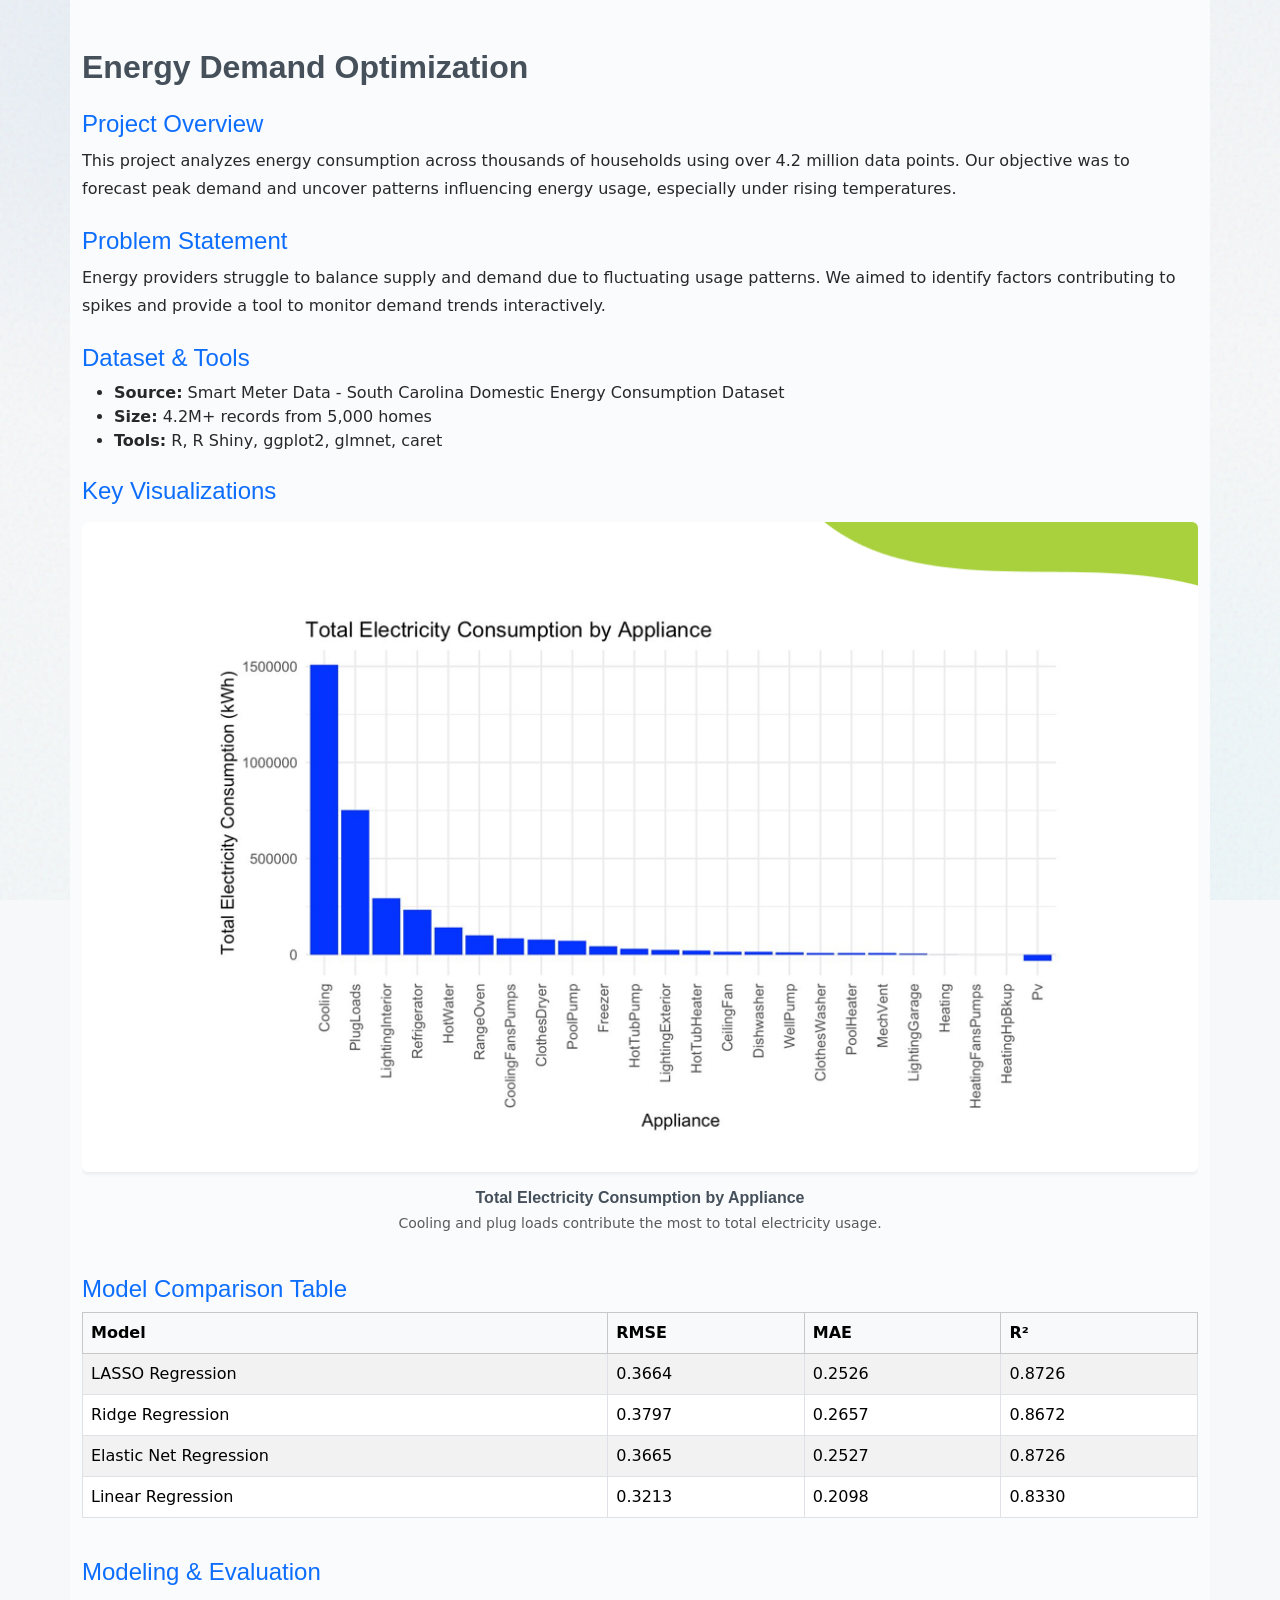
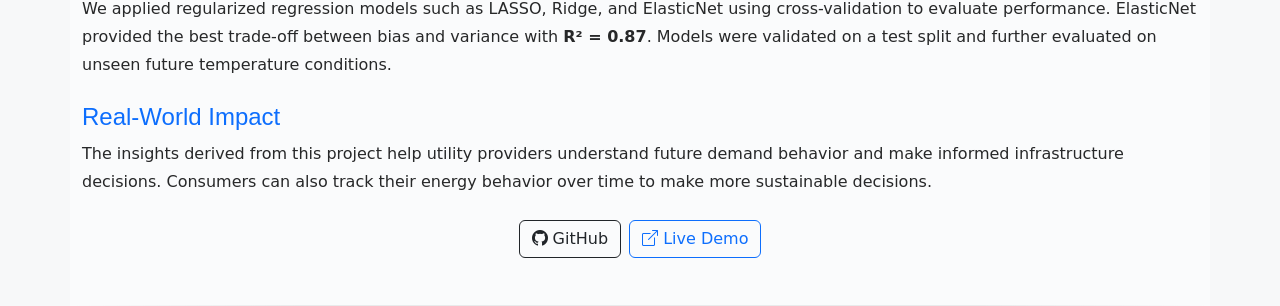
<file: energy_demand_optimization.html>
<!DOCTYPE html>
<html lang="en">

<head>
  <meta charset="utf-8">
  <meta content="width=device-width, initial-scale=1.0" name="viewport">
  <title>Energy Demand Optimization | Biswadip Portfolio</title>
  <link href="assets/vendor/bootstrap/css/bootstrap.min.css" rel="stylesheet">
  <link href="assets/vendor/bootstrap-icons/bootstrap-icons.css" rel="stylesheet">
  <link href="assets/css/main.css" rel="stylesheet">
</head>

<body>
  <section class="container py-5">
    <h2 class="fw-bold mb-4">Energy Demand Optimization</h2>

    <h4 class="text-primary">Project Overview</h4>
    <p>
      This project analyzes energy consumption across thousands of households using over 4.2 million data points. Our objective was to forecast peak demand and uncover patterns influencing energy usage, especially under rising temperatures.
    </p>

    <h4 class="text-primary mt-4">Problem Statement</h4>
    <p>
      Energy providers struggle to balance supply and demand due to fluctuating usage patterns. We aimed to identify factors contributing to spikes and provide a tool to monitor demand trends interactively.
    </p>

    <h4 class="text-primary mt-4">Dataset & Tools</h4>
    <ul>
      <li><strong>Source:</strong> Smart Meter Data - South Carolina Domestic Energy Consumption Dataset</li>
      <li><strong>Size:</strong> 4.2M+ records from 5,000 homes</li>
      <li><strong>Tools:</strong> R, R Shiny, ggplot2, glmnet, caret</li>
    </ul>

     <h4 class="text-primary mt-4">Key Visualizations</h4>
    <div id="energyCarousel" class="carousel slide mt-3" data-bs-ride="carousel">
      <div class="carousel-inner text-center">
        <div class="carousel-item active">
          <img src="assets/img/energy1.png" class="d-block w-100 rounded shadow-sm" alt="Total Electricity Consumption by Appliance">
          <div class="mt-3">
            <h6 class="fw-semibold mb-1">Total Electricity Consumption by Appliance</h6>
            <p class="small text-muted">Cooling and plug loads contribute the most to total electricity usage.</p>
          </div>
        </div>
        <div class="carousel-item">
          <img src="assets/img/energy2.png" class="d-block w-100 rounded shadow-sm" alt="Energy Consumption by County">
          <div class="mt-3">
            <h6 class="fw-semibold mb-1">Energy Consumption by County</h6>
            <p class="small text-muted">Electricity dominates usage across all counties with wide variance in total consumption.</p>
          </div>
        </div>
        <div class="carousel-item">
          <img src="assets/img/energy3.png" class="d-block w-100 rounded shadow-sm" alt="Geographic Energy Usage in South Carolina">
          <div class="mt-3">
            <h6 class="fw-semibold mb-1">Energy Usage Map</h6>
            <p class="small text-muted">Mapped electricity use in South Carolina showing regional hotspots and consumption trends.</p>
          </div>
        </div>
        <div class="carousel-item">
          <img src="assets/img/energy4.png" class="d-block w-100 rounded shadow-sm" alt="Shiny App Visual Interface">
          <div class="mt-3">
            <h6 class="fw-semibold mb-1">Shiny App - Energy Consumption Trends</h6>
            <p class="small text-muted">User-selectable filters and energy prediction interface for real-time feedback.</p>
          </div>
        </div>
      </div>
      <button class="carousel-control-prev" type="button" data-bs-target="#energyCarousel" data-bs-slide="prev">
        <span class="carousel-control-prev-icon" aria-hidden="true"></span>
        <span class="visually-hidden">Previous</span>
      </button>
      <button class="carousel-control-next" type="button" data-bs-target="#energyCarousel" data-bs-slide="next">
        <span class="carousel-control-next-icon" aria-hidden="true"></span>
        <span class="visually-hidden">Next</span>
      </button>
    </div>

     <h4 class="text-primary mt-4">Model Comparison Table</h4>
    <div class="table-responsive">
      <table class="table table-bordered table-striped">
        <thead class="table-light">
          <tr>
            <th>Model</th>
            <th>RMSE</th>
            <th>MAE</th>
            <th>R²</th>
          </tr>
        </thead>
        <tbody>
          <tr>
            <td>LASSO Regression</td>
            <td>0.3664</td>
            <td>0.2526</td>
            <td>0.8726</td>
          </tr>
          <tr>
            <td>Ridge Regression</td>
            <td>0.3797</td>
            <td>0.2657</td>
            <td>0.8672</td>
          </tr>
          <tr>
            <td>Elastic Net Regression</td>
            <td>0.3665</td>
            <td>0.2527</td>
            <td>0.8726</td>
          </tr>
          <tr>
            <td>Linear Regression</td>
            <td>0.3213</td>
            <td>0.2098</td>
            <td>0.8330</td>
          </tr>
        </tbody>
      </table>
    </div>

    <h4 class="text-primary mt-4">Modeling & Evaluation</h4>
    <p>
      We applied regularized regression models such as LASSO, Ridge, and ElasticNet using cross-validation to evaluate performance.
      ElasticNet provided the best trade-off between bias and variance with <strong>R² = 0.87</strong>. Models were validated on a test split and further evaluated on unseen future temperature conditions.
    </p>

    <h4 class="text-primary mt-4">Real-World Impact</h4>
    <p>
      The insights derived from this project help utility providers understand future demand behavior and make informed infrastructure decisions.
      Consumers can also track their energy behavior over time to make more sustainable decisions.
    </p>

    <div class="mt-4 d-flex justify-content-center gap-2">
      <a href="https://github.com/biswadip2291/IST687_Project_" target="_blank" class="btn btn-outline-dark">
        <i class="bi bi-github"></i> GitHub
      </a>
      <a href="https://biswadip2291.shinyapps.io/shinny909/" target="_blank" class="btn btn-outline-primary">
        <i class="bi bi-box-arrow-up-right"></i> Live Demo
      </a>
    </div>
  </section>

  <script src="assets/vendor/bootstrap/js/bootstrap.bundle.min.js"></script>
</body>

</html>
</file>
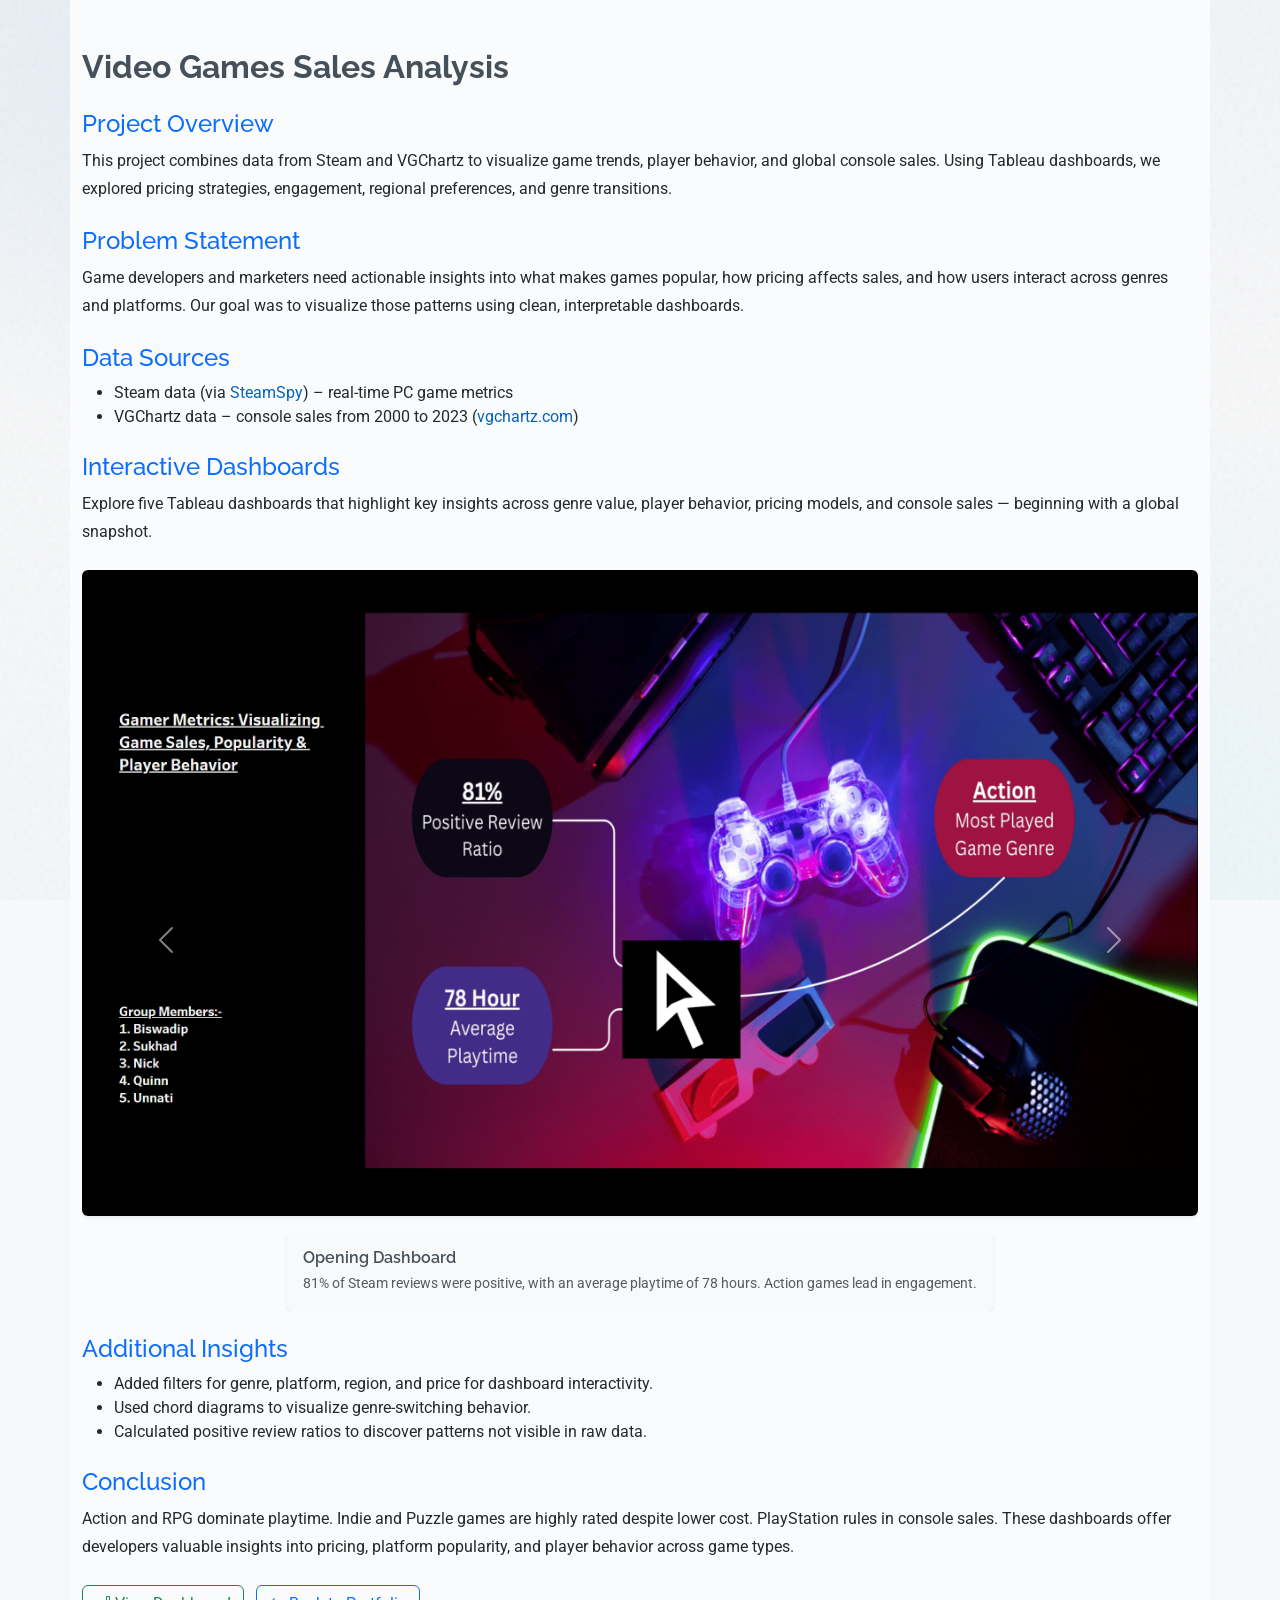
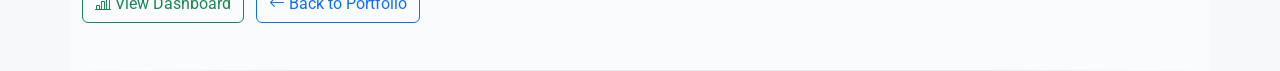
<file: game_sales.html>
<!DOCTYPE html>
<html lang="en">

<head>
  <meta charset="utf-8">
  <meta content="width=device-width, initial-scale=1.0" name="viewport">
  <title>Video Games Sales Analysis | Biswadip Portfolio</title>

  <!-- Favicons -->
  <link href="assets/img/favicon.png" rel="icon">
  <link href="assets/img/apple-touch-icon.png" rel="apple-touch-icon">

  <!-- Fonts -->
  <link href="https://fonts.googleapis.com" rel="preconnect">
  <link href="https://fonts.gstatic.com" rel="preconnect" crossorigin>
  <link href="https://fonts.googleapis.com/css2?family=Roboto&family=Poppins&family=Raleway&display=swap" rel="stylesheet">

  <!-- Vendor CSS -->
  <link href="assets/vendor/bootstrap/css/bootstrap.min.css" rel="stylesheet">
  <link href="assets/vendor/bootstrap-icons/bootstrap-icons.css" rel="stylesheet">
  <link href="assets/vendor/aos/aos.css" rel="stylesheet">
  <link href="assets/vendor/glightbox/css/glightbox.min.css" rel="stylesheet">
  <link href="assets/vendor/swiper/swiper-bundle.min.css" rel="stylesheet">

  <!-- Main CSS -->
  <link href="assets/css/main.css" rel="stylesheet">
</head>

<body>
  <section class="container py-5">
    <h2 class="fw-bold mb-4">Video Games Sales Analysis</h2>

    <h4 class="text-primary">Project Overview</h4>
    <p>
      This project combines data from Steam and VGChartz to visualize game trends, player behavior, and global console sales.
      Using Tableau dashboards, we explored pricing strategies, engagement, regional preferences, and genre transitions.
    </p>

    <h4 class="text-primary mt-4">Problem Statement</h4>
    <p>
      Game developers and marketers need actionable insights into what makes games popular, how pricing affects sales,
      and how users interact across genres and platforms. Our goal was to visualize those patterns using clean, interpretable dashboards.
    </p>

    <h4 class="text-primary mt-4">Data Sources</h4>
    <ul>
      <li>Steam data (via <a href="https://steamspy.com/" target="_blank">SteamSpy</a>) – real-time PC game metrics</li>
      <li>VGChartz data – console sales from 2000 to 2023 (<a href="https://www.vgchartz.com/gamedb/" target="_blank">vgchartz.com</a>)</li>
    </ul>

   <h4 class="text-primary mt-4">Interactive Dashboards</h4>
<p>
  Explore five Tableau dashboards that highlight key insights across genre value, player behavior, pricing models, and console sales — beginning with a global snapshot.
</p>

<div id="dashboardCarousel" class="carousel slide mt-4" data-bs-ride="carousel">
  <div class="carousel-inner text-center">

    <!-- Opening Dashboard -->
    <div class="carousel-item active">
      <img src="assets/img/opening.png" class="img-fluid rounded shadow-sm" alt="Opening Dashboard Overview">
      <div class="mt-3 p-3 bg-light rounded shadow-sm d-inline-block text-start">
        <h6 class="fw-semibold mb-1">Opening Dashboard</h6>
        <p class="mb-0 small text-muted">
          81% of Steam reviews were positive, with an average playtime of 78 hours. Action games lead in engagement.
        </p>
      </div>
    </div>

    <!-- Dashboard 1 -->
    <div class="carousel-item">
      <img src="assets/img/dashboard1.png" class="img-fluid rounded shadow-sm" alt="Dashboard 1: Genre Value Analysis">
      <div class="mt-3 p-3 bg-light rounded shadow-sm d-inline-block text-start">
        <h6 class="fw-semibold mb-1">Dashboard 1: Genre Value Analysis</h6>
        <p class="mb-0 small text-muted">Compare genres by pricing, playtime, and review scores to evaluate market value.</p>
      </div>
    </div>


  <!-- Dashboard 2 -->
<div class="carousel-item">
  <img src="assets/img/dashboard2.png" class="img-fluid rounded shadow-sm" alt="Dashboard 2: Genre Popularity">
  <div class="mt-3 p-3 bg-light rounded shadow-sm d-inline-block text-start">
    <h6 class="fw-semibold mb-1">Dashboard 2: Genre Popularity & Player Behavior</h6>
    <p class="mb-0 small text-muted">Visualizes how players interact across popular genres like Action, RPG, and Strategy.</p>
  </div>
</div>

    <!-- Dashboard 3 -->
    <div class="carousel-item">
      <img src="assets/img/dashboard3.png" class="img-fluid rounded shadow-sm" alt="Dashboard 3: Free vs Paid Games">
      <div class="mt-3 p-3 bg-light rounded shadow-sm d-inline-block text-start">
        <h6 class="fw-semibold mb-1">Dashboard 3: Free vs Paid Games</h6>
        <p class="mb-0 small text-muted">Analyze how pricing correlates with user ratings and review volume.</p>
      </div>
    </div>

    <!-- Dashboard 4 -->
    <div class="carousel-item">
      <img src="assets/img/dashboard4.png" class="img-fluid rounded shadow-sm" alt="Dashboard 4: Console Sales Trends">
      <div class="mt-3 p-3 bg-light rounded shadow-sm d-inline-block text-start">
        <h6 class="fw-semibold mb-1">Dashboard 4: Console Sales Trends</h6>
        <p class="mb-0 small text-muted">PlayStation dominates global sales. GTA V leads across all platforms.</p>
      </div>
    </div>

  </div>

  <!-- Carousel Controls -->
  <button class="carousel-control-prev" type="button" data-bs-target="#dashboardCarousel" data-bs-slide="prev">
    <span class="carousel-control-prev-icon" aria-hidden="true"></span>
    <span class="visually-hidden">Previous</span>
  </button>
  <button class="carousel-control-next" type="button" data-bs-target="#dashboardCarousel" data-bs-slide="next">
    <span class="carousel-control-next-icon" aria-hidden="true"></span>
    <span class="visually-hidden">Next</span>
  </button>
</div>




    <h4 class="text-primary mt-4">Additional Insights</h4>
    <ul>
      <li>Added filters for genre, platform, region, and price for dashboard interactivity.</li>
      <li>Used chord diagrams to visualize genre-switching behavior.</li>
      <li>Calculated positive review ratios to discover patterns not visible in raw data.</li>
    </ul>

    <h4 class="text-primary mt-4">Conclusion</h4>
    <p>
      Action and RPG dominate playtime. Indie and Puzzle games are highly rated despite lower cost.
      PlayStation rules in console sales. These dashboards offer developers valuable insights into pricing,
      platform popularity, and player behavior across game types.
    </p>

    <div class="mt-4">
      <a href="https://public.tableau.com/app/profile/biswadip.biswanath.bhattacharyya/viz/xyz_new_17460655365490/IntroDashboard?publish=yes"
         target="_blank" class="btn btn-outline-success me-2">
        <i class="bi bi-bar-chart-line"></i> View Dashboard
      </a>
      <a href="index.html#portfolio" class="btn btn-outline-primary">
        <i class="bi bi-arrow-left"></i> Back to Portfolio
      </a>
    </div>
  </section>

  <!-- Vendor JS -->
  <script src="assets/vendor/bootstrap/js/bootstrap.bundle.min.js"></script>
  <script src="assets/vendor/aos/aos.js"></script>
  <script src="assets/vendor/glightbox/js/glightbox.min.js"></script>
  <script src="assets/vendor/swiper/swiper-bundle.min.js"></script>
  <script src="assets/js/main.js"></script>
</body>
</html>
</file>
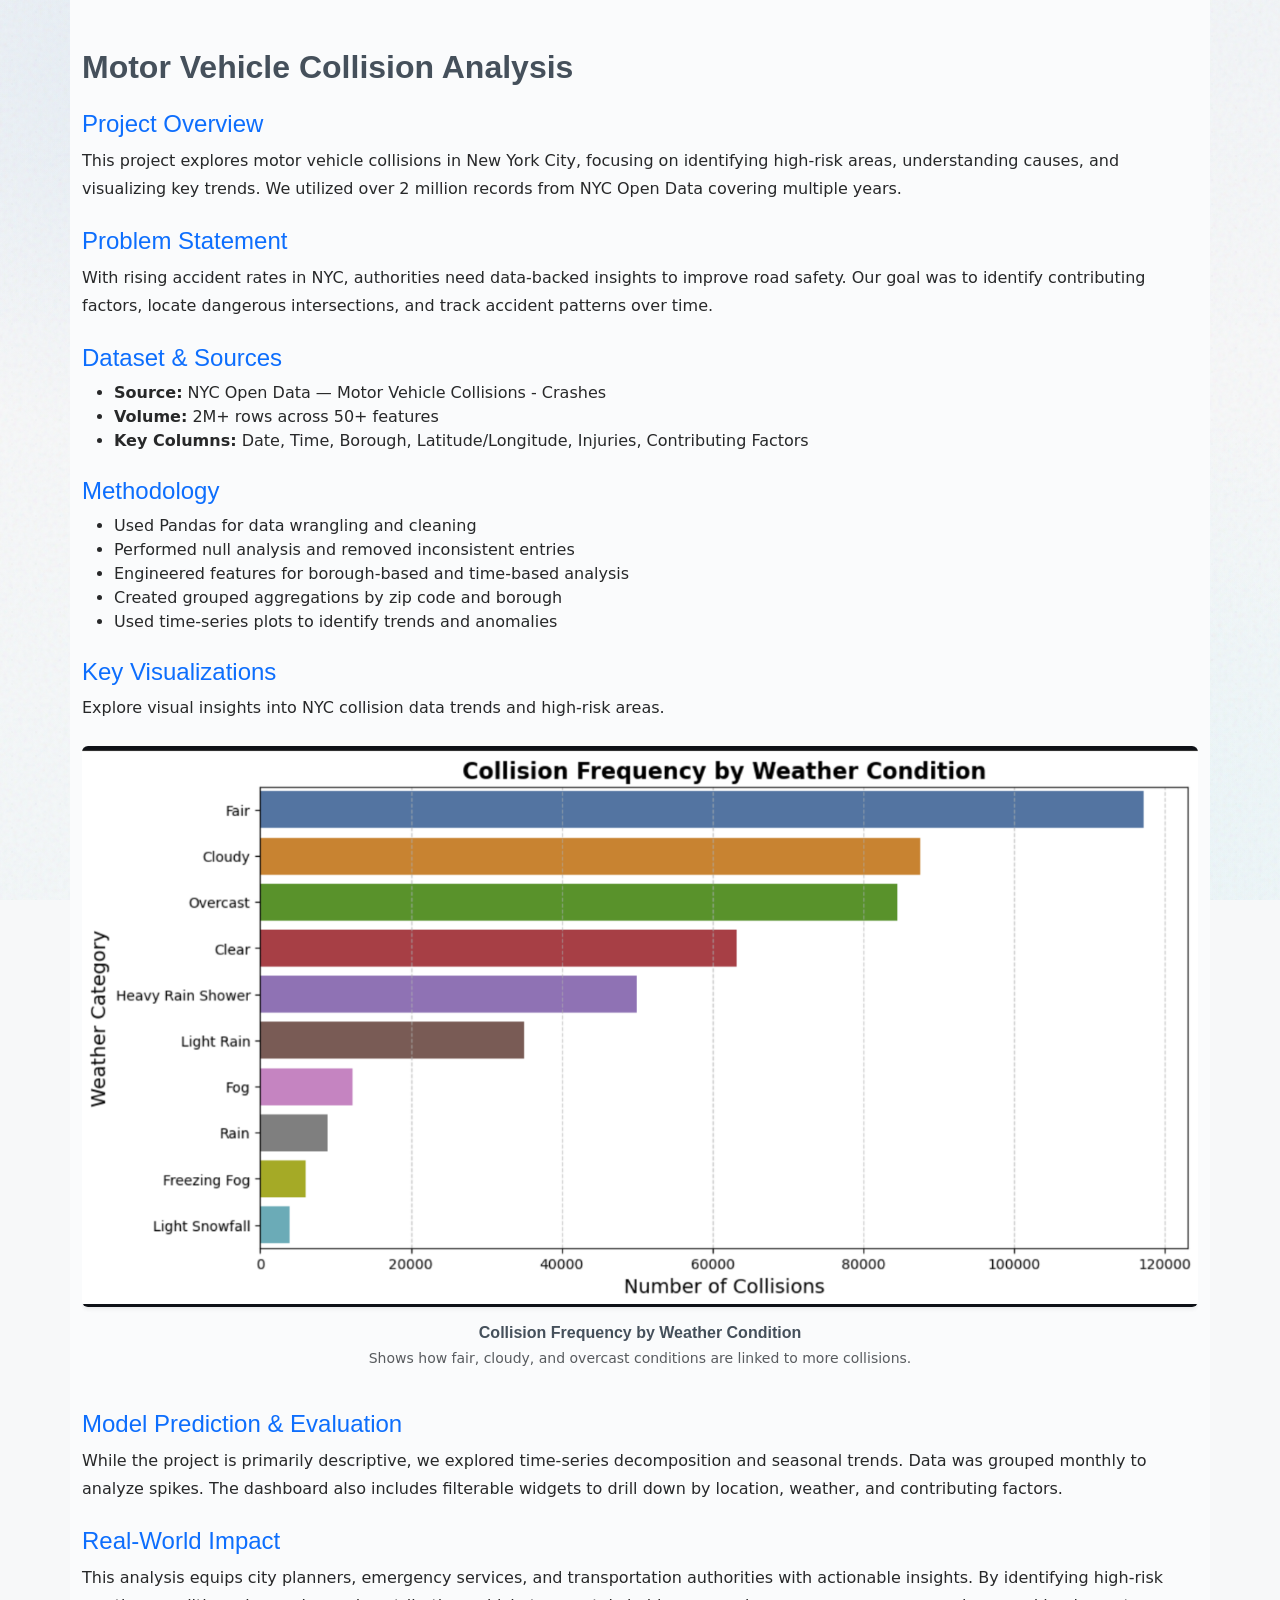
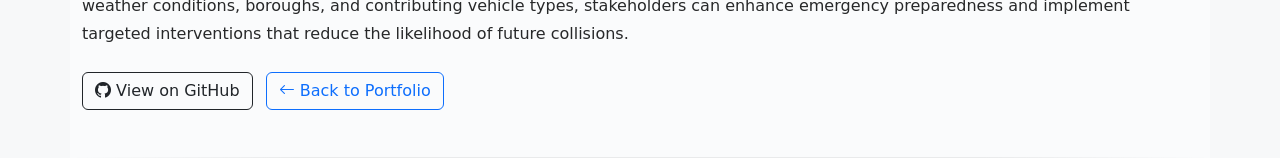
<file: motor-collision-project.html>
<!DOCTYPE html>
<html lang="en">

<head>
  <meta charset="utf-8">
  <meta content="width=device-width, initial-scale=1.0" name="viewport">
  <title>Motor Vehicle Collision | Biswadip Portfolio</title>
  <link href="assets/img/favicon.png" rel="icon">
  <link href="assets/vendor/bootstrap/css/bootstrap.min.css" rel="stylesheet">
  <link href="assets/vendor/bootstrap-icons/bootstrap-icons.css" rel="stylesheet">
  <link href="assets/css/main.css" rel="stylesheet">
</head>

<body>
  <section class="container py-5">
    <h2 class="fw-bold mb-4">Motor Vehicle Collision Analysis</h2>

    <h4 class="text-primary">Project Overview</h4>
    <p>
      This project explores motor vehicle collisions in New York City, focusing on identifying high-risk areas,
      understanding causes, and visualizing key trends. We utilized over 2 million records from NYC Open Data
      covering multiple years.
    </p>

    <h4 class="text-primary mt-4">Problem Statement</h4>
    <p>
      With rising accident rates in NYC, authorities need data-backed insights to improve road safety. Our goal was
      to identify contributing factors, locate dangerous intersections, and track accident patterns over time.
    </p>

    <h4 class="text-primary mt-4">Dataset & Sources</h4>
    <ul>
      <li><strong>Source:</strong> NYC Open Data — Motor Vehicle Collisions - Crashes</li>
      <li><strong>Volume:</strong> 2M+ rows across 50+ features</li>
      <li><strong>Key Columns:</strong> Date, Time, Borough, Latitude/Longitude, Injuries, Contributing Factors</li>
    </ul>

    <h4 class="text-primary mt-4">Methodology</h4>
    <ul>
      <li>Used Pandas for data wrangling and cleaning</li>
      <li>Performed null analysis and removed inconsistent entries</li>
      <li>Engineered features for borough-based and time-based analysis</li>
      <li>Created grouped aggregations by zip code and borough</li>
      <li>Used time-series plots to identify trends and anomalies</li>
    </ul>

    <h4 class="text-primary mt-4">Key Visualizations</h4>
    <p>Explore visual insights into NYC collision data trends and high-risk areas.</p>
    <div id="collisionCarousel" class="carousel slide mt-4" data-bs-ride="carousel">
      <div class="carousel-inner text-center">
        <div class="carousel-item active">
          <img src="assets/img/Collison_by_weather.png" class="d-block w-100 rounded shadow-sm" alt="Collision Frequency by Weather">
          <div class="mt-3">
            <h6 class="fw-semibold mb-1">Collision Frequency by Weather Condition</h6>
            <p class="small text-muted">Shows how fair, cloudy, and overcast conditions are linked to more collisions.</p>
          </div>
        </div>
        <div class="carousel-item">
          <img src="assets/img/collision_by_hours.png" class="d-block w-100 rounded shadow-sm" alt="Hourly Pattern by Weather">
          <div class="mt-3">
            <h6 class="fw-semibold mb-1">Peak Collision Times for Top Weather Conditions</h6>
            <p class="small text-muted">Analyzes collisions by hour for the 10 most common weather types.</p>
          </div>
        </div>
        <div class="carousel-item">
          <img src="assets/img/vehicle_type.png" class="d-block w-100 rounded shadow-sm" alt="Vehicle Types in Fatal Crashes">
          <div class="mt-3">
            <h6 class="fw-semibold mb-1">Top Vehicle Types in Fatal Crashes</h6>
            <p class="small text-muted">Highlights which vehicle types contribute most to deadly accidents.</p>
          </div>
        </div>
        <div class="carousel-item">
          <img src="assets/img/sedan_contributing_factor.png" class="d-block w-100 rounded shadow-sm" alt="Sedan Contributing Factors">
          <div class="mt-3">
            <h6 class="fw-semibold mb-1">Top Contributing Factors in Sedan Collisions</h6>
            <p class="small text-muted">Distraction and close following are the top causes for sedan crashes.</p>
          </div>
        </div>
        <div class="carousel-item">
          <img src="assets/img/borough_wise_sedan.png" class="d-block w-100 rounded shadow-sm" alt="Borough-wise Sedan Collisions">
          <div class="mt-3">
            <h6 class="fw-semibold mb-1">Borough-wise Sedan Collisions</h6>
            <p class="small text-muted">Brooklyn and Queens lead in total sedan-related collisions.</p>
          </div>
        </div>
      </div>
      <button class="carousel-control-prev" type="button" data-bs-target="#collisionCarousel" data-bs-slide="prev">
        <span class="carousel-control-prev-icon" aria-hidden="true"></span>
        <span class="visually-hidden">Previous</span>
      </button>
      <button class="carousel-control-next" type="button" data-bs-target="#collisionCarousel" data-bs-slide="next">
        <span class="carousel-control-next-icon" aria-hidden="true"></span>
        <span class="visually-hidden">Next</span>
      </button>
    </div>

    <h4 class="text-primary mt-4">Model Prediction & Evaluation</h4>
    <p>
      While the project is primarily descriptive, we explored time-series decomposition and seasonal trends.
      Data was grouped monthly to analyze spikes. The dashboard also includes filterable widgets to drill down
      by location, weather, and contributing factors.
    </p>

    <h4 class="text-primary mt-4">Real-World Impact</h4>
    <p>
      This analysis equips city planners, emergency services, and transportation authorities with actionable insights.
      By identifying high-risk weather conditions, boroughs, and contributing vehicle types, stakeholders can enhance
      emergency preparedness and implement targeted interventions that reduce the likelihood of future collisions.
    </p>

    <div class="mt-4">
      <a href="https://github.com/biswadip2291/NYC_MVC_Analysis" target="_blank" class="btn btn-outline-dark me-2">
        <i class="bi bi-github"></i> View on GitHub
      </a>
      <a href="index.html#portfolio" class="btn btn-outline-primary">
        <i class="bi bi-arrow-left"></i> Back to Portfolio
      </a>
    </div>
  </section>

  <script src="assets/vendor/bootstrap/js/bootstrap.bundle.min.js"></script>
</body>
</html>
</file>
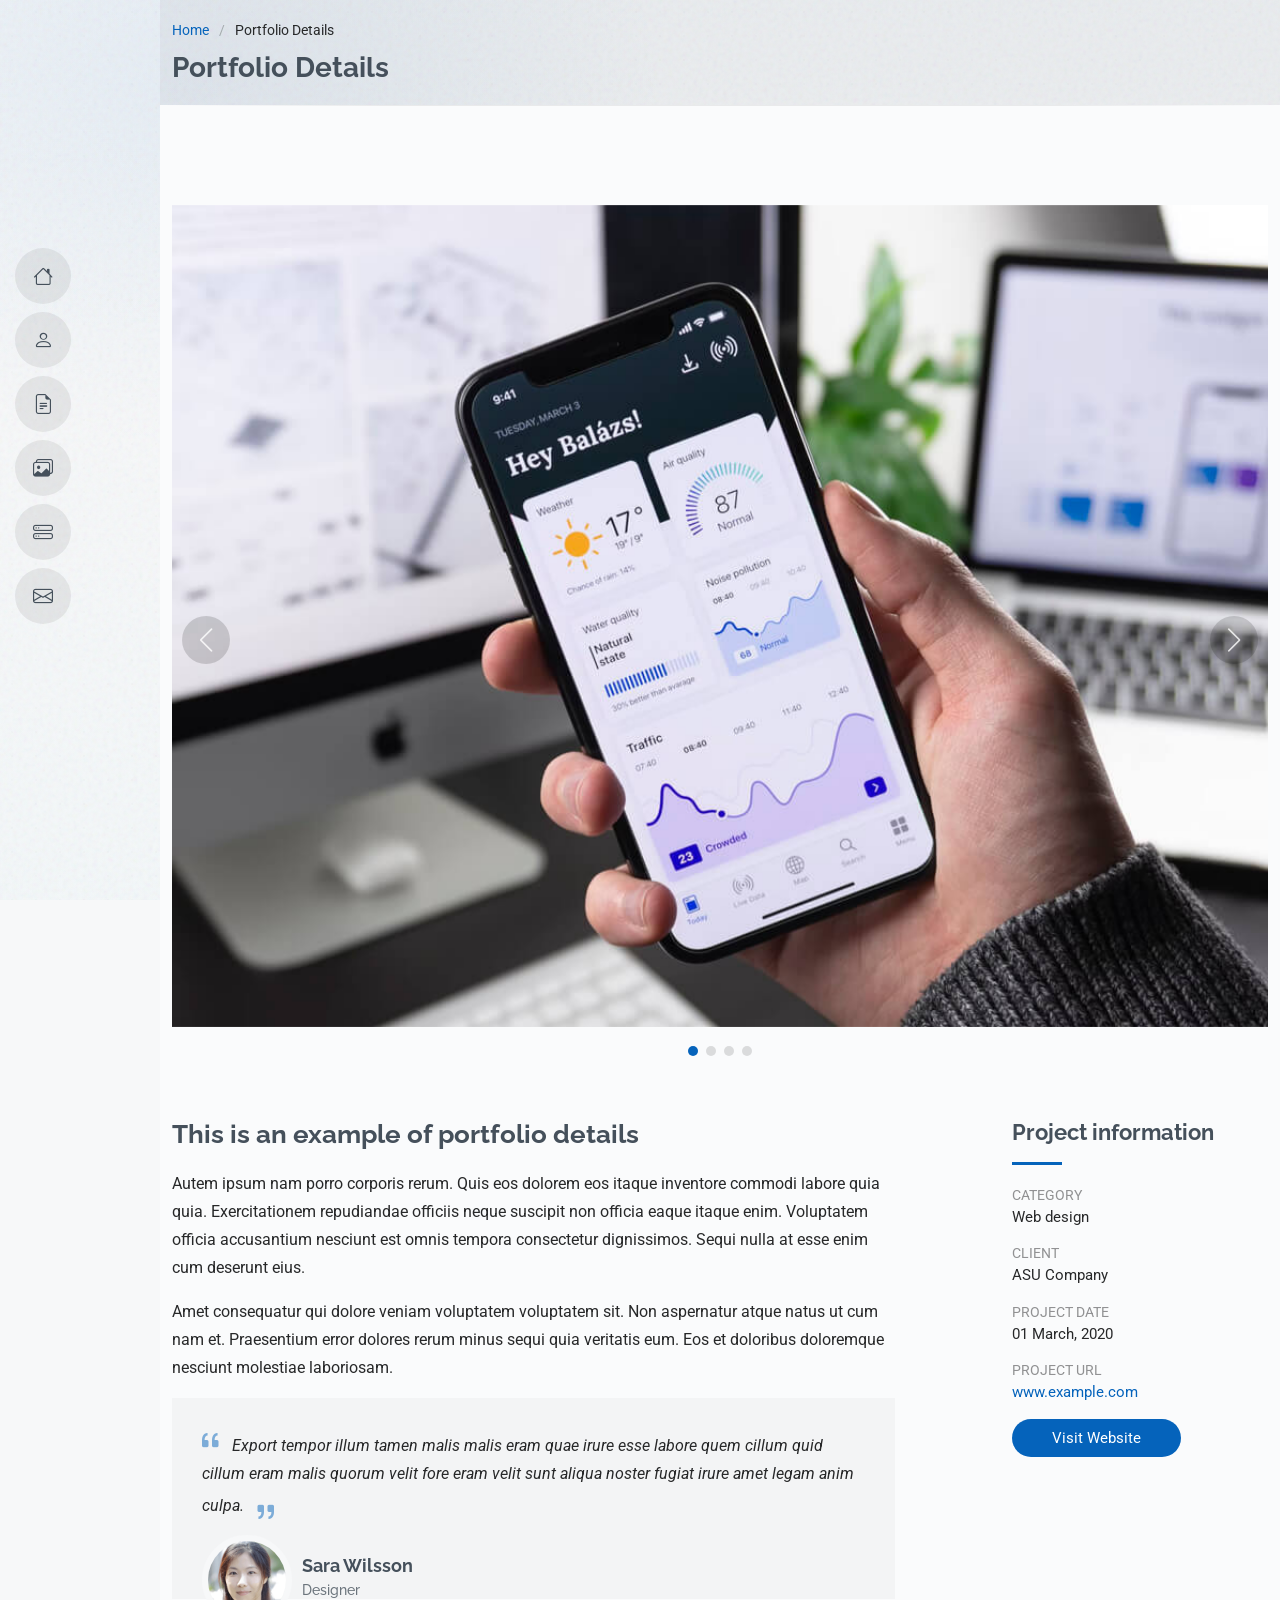
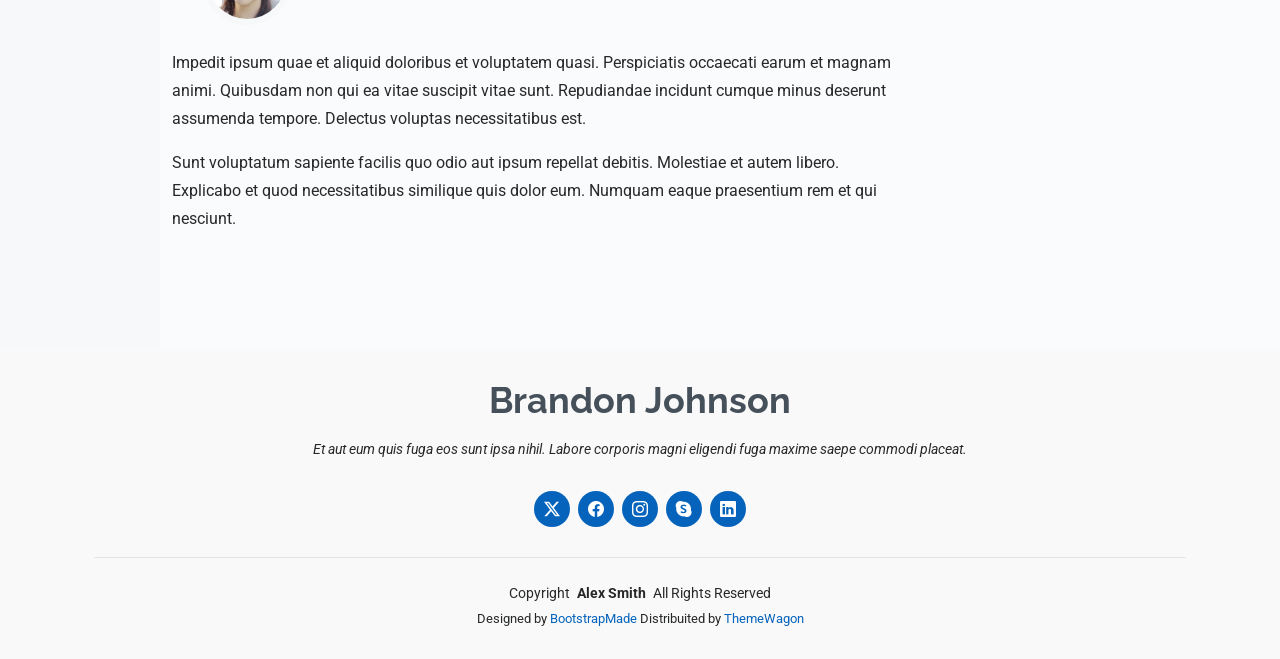
<file: portfolio .html>
<!DOCTYPE html>
<html lang="en">

<head>
  <meta charset="utf-8">
  <meta content="width=device-width, initial-scale=1.0" name="viewport">
  <title>Portfolio Details - MyResume Bootstrap Template</title>
  <meta content="" name="description">
  <meta content="" name="keywords">

  <!-- Favicons -->
  <link href="assets/img/favicon.png" rel="icon">
  <link href="assets/img/apple-touch-icon.png" rel="apple-touch-icon">

  <!-- Fonts -->
  <link href="https://fonts.googleapis.com" rel="preconnect">
  <link href="https://fonts.gstatic.com" rel="preconnect" crossorigin>
  <link href="https://fonts.googleapis.com/css2?family=Roboto:ital,wght@0,100;0,300;0,400;0,500;0,700;0,900;1,100;1,300;1,400;1,500;1,700;1,900&family=Poppins:ital,wght@0,100;0,200;0,300;0,400;0,500;0,600;0,700;0,800;0,900;1,100;1,200;1,300;1,400;1,500;1,600;1,700;1,800;1,900&family=Raleway:ital,wght@0,100;0,200;0,300;0,400;0,500;0,600;0,700;0,800;0,900;1,100;1,200;1,300;1,400;1,500;1,600;1,700;1,800;1,900&display=swap" rel="stylesheet">

  <!-- Vendor CSS Files -->
  <link href="assets/vendor/bootstrap/css/bootstrap.min.css" rel="stylesheet">
  <link href="assets/vendor/bootstrap-icons/bootstrap-icons.css" rel="stylesheet">
  <link href="assets/vendor/aos/aos.css" rel="stylesheet">
  <link href="assets/vendor/glightbox/css/glightbox.min.css" rel="stylesheet">
  <link href="assets/vendor/swiper/swiper-bundle.min.css" rel="stylesheet">

  <!-- Main CSS File -->
  <link href="assets/css/main.css" rel="stylesheet">

  <!-- =======================================================
  * Template Name: MyResume
  * Template URL: https://bootstrapmade.com/free-html-bootstrap-template-my-resume/
  * Updated: Jun 29 2024 with Bootstrap v5.3.3
  * Author: BootstrapMade.com
  * License: https://bootstrapmade.com/license/
  ======================================================== -->
</head>

<body class="portfolio-details-page">

  <header id="header" class="header d-flex flex-column justify-content-center">

    <i class="header-toggle d-xl-none bi bi-list"></i>

    <nav id="navmenu" class="navmenu">
      <ul>
        <li><a href="#hero"><i class="bi bi-house navicon"></i><span>Home</span></a></li>
        <li><a href="#about"><i class="bi bi-person navicon"></i><span>About</span></a></li>
        <li><a href="#resume"><i class="bi bi-file-earmark-text navicon"></i><span>Resume</span></a></li>
        <li><a href="#portfolio"><i class="bi bi-images navicon"></i><span>Portfolio</span></a></li>
        <li><a href="#services"><i class="bi bi-hdd-stack navicon"></i><span>Services</span></a></li>
        <li><a href="#contact"><i class="bi bi-envelope navicon"></i><span>Contact</span></a></li>
      </ul>
    </nav>

  </header>

  <main class="main">

    <!-- Page Title -->
    <div class="page-title" data-aos="fade">
      <div class="container">
        <nav class="breadcrumbs">
          <ol>
            <li><a href="index.html">Home</a></li>
            <li class="current">Portfolio Details</li>
          </ol>
        </nav>
        <h1>Portfolio Details</h1>
      </div>
    </div><!-- End Page Title -->

    <!-- Portfolio Details Section -->
    <section id="portfolio-details" class="portfolio-details section">

      <div class="container" data-aos="fade-up">

        <div class="portfolio-details-slider swiper init-swiper">
          <script type="application/json" class="swiper-config">
            {
              "loop": true,
              "speed": 600,
              "autoplay": {
                "delay": 5000
              },
              "slidesPerView": "auto",
              "navigation": {
                "nextEl": ".swiper-button-next",
                "prevEl": ".swiper-button-prev"
              },
              "pagination": {
                "el": ".swiper-pagination",
                "type": "bullets",
                "clickable": true
              }
            }
          </script>
          <div class="swiper-wrapper align-items-center">

            <div class="swiper-slide">
              <img src="assets/img/portfolio/app-1.jpg" alt="">
            </div>

            <div class="swiper-slide">
              <img src="assets/img/portfolio/product-1.jpg" alt="">
            </div>

            <div class="swiper-slide">
              <img src="assets/img/portfolio/branding-1.jpg" alt="">
            </div>

            <div class="swiper-slide">
              <img src="assets/img/portfolio/books-1.jpg" alt="">
            </div>

          </div>
          <div class="swiper-button-prev"></div>
          <div class="swiper-button-next"></div>
          <div class="swiper-pagination"></div>
        </div>

        <div class="row justify-content-between gy-4 mt-4">

          <div class="col-lg-8" data-aos="fade-up">
            <div class="portfolio-description">
              <h2>This is an example of portfolio details</h2>
              <p>
                Autem ipsum nam porro corporis rerum. Quis eos dolorem eos itaque inventore commodi labore quia quia. Exercitationem repudiandae officiis neque suscipit non officia eaque itaque enim. Voluptatem officia accusantium nesciunt est omnis tempora consectetur dignissimos. Sequi nulla at esse enim cum deserunt eius.
              </p>
              <p>
                Amet consequatur qui dolore veniam voluptatem voluptatem sit. Non aspernatur atque natus ut cum nam et. Praesentium error dolores rerum minus sequi quia veritatis eum. Eos et doloribus doloremque nesciunt molestiae laboriosam.
              </p>

              <div class="testimonial-item">
                <p>
                  <i class="bi bi-quote quote-icon-left"></i>
                  <span>Export tempor illum tamen malis malis eram quae irure esse labore quem cillum quid cillum eram malis quorum velit fore eram velit sunt aliqua noster fugiat irure amet legam anim culpa.</span>
                  <i class="bi bi-quote quote-icon-right"></i>
                </p>
                <div>
                  <img src="assets/img/testimonials/testimonials-2.jpg" class="testimonial-img" alt="">
                  <h3>Sara Wilsson</h3>
                  <h4>Designer</h4>
                </div>
              </div>

              <p>
                Impedit ipsum quae et aliquid doloribus et voluptatem quasi. Perspiciatis occaecati earum et magnam animi. Quibusdam non qui ea vitae suscipit vitae sunt. Repudiandae incidunt cumque minus deserunt assumenda tempore. Delectus voluptas necessitatibus est.
              </p>

              <p>
                Sunt voluptatum sapiente facilis quo odio aut ipsum repellat debitis. Molestiae et autem libero. Explicabo et quod necessitatibus similique quis dolor eum. Numquam eaque praesentium rem et qui nesciunt.
              </p>

            </div>
          </div>

          <div class="col-lg-3" data-aos="fade-up" data-aos-delay="100">
            <div class="portfolio-info">
              <h3>Project information</h3>
              <ul>
                <li><strong>Category</strong> Web design</li>
                <li><strong>Client</strong> ASU Company</li>
                <li><strong>Project date</strong> 01 March, 2020</li>
                <li><strong>Project URL</strong> <a href="#">www.example.com</a></li>
                <li><a href="#" class="btn-visit align-self-start">Visit Website</a></li>
              </ul>
            </div>
          </div>

        </div>

      </div>

    </section><!-- /Portfolio Details Section -->

  </main>

  <footer id="footer" class="footer position-relative light-background">
    <div class="container">
      <h3 class="sitename">Brandon Johnson</h3>
      <p>Et aut eum quis fuga eos sunt ipsa nihil. Labore corporis magni eligendi fuga maxime saepe commodi placeat.</p>
      <div class="social-links d-flex justify-content-center">
        <a href=""><i class="bi bi-twitter-x"></i></a>
        <a href=""><i class="bi bi-facebook"></i></a>
        <a href=""><i class="bi bi-instagram"></i></a>
        <a href=""><i class="bi bi-skype"></i></a>
        <a href=""><i class="bi bi-linkedin"></i></a>
      </div>
      <div class="container">
        <div class="copyright">
          <span>Copyright</span> <strong class="px-1 sitename">Alex Smith</strong> <span>All Rights Reserved</span>
        </div>
        <div class="credits">
          <!-- All the links in the footer should remain intact. -->
          <!-- You can delete the links only if you've purchased the pro version. -->
          <!-- Licensing information: https://bootstrapmade.com/license/ -->
          <!-- Purchase the pro version with working PHP/AJAX contact form: [buy-url] -->
          Designed by <a href="https://bootstrapmade.com/">BootstrapMade</a> Distribuited by <a href="https://themewagon.com">ThemeWagon</a>
        </div>
      </div>
    </div>
  </footer>

  <!-- Scroll Top -->
  <a href="#" id="scroll-top" class="scroll-top d-flex align-items-center justify-content-center"><i class="bi bi-arrow-up-short"></i></a>

  <!-- Preloader -->
  <div id="preloader"></div>

  <!-- Vendor JS Files -->
  <script src="assets/vendor/bootstrap/js/bootstrap.bundle.min.js"></script>
  <script src="assets/vendor/php-email-form/validate.js"></script>
  <script src="assets/vendor/aos/aos.js"></script>
  <script src="assets/vendor/typed.js/typed.umd.js"></script>
  <script src="assets/vendor/purecounter/purecounter_vanilla.js"></script>
  <script src="assets/vendor/waypoints/noframework.waypoints.js"></script>
  <script src="assets/vendor/glightbox/js/glightbox.min.js"></script>
  <script src="assets/vendor/imagesloaded/imagesloaded.pkgd.min.js"></script>
  <script src="assets/vendor/isotope-layout/isotope.pkgd.min.js"></script>
  <script src="assets/vendor/swiper/swiper-bundle.min.js"></script>

  <!-- Main JS File -->
  <script src="assets/js/main.js"></script>

</body>

</html>
</file>
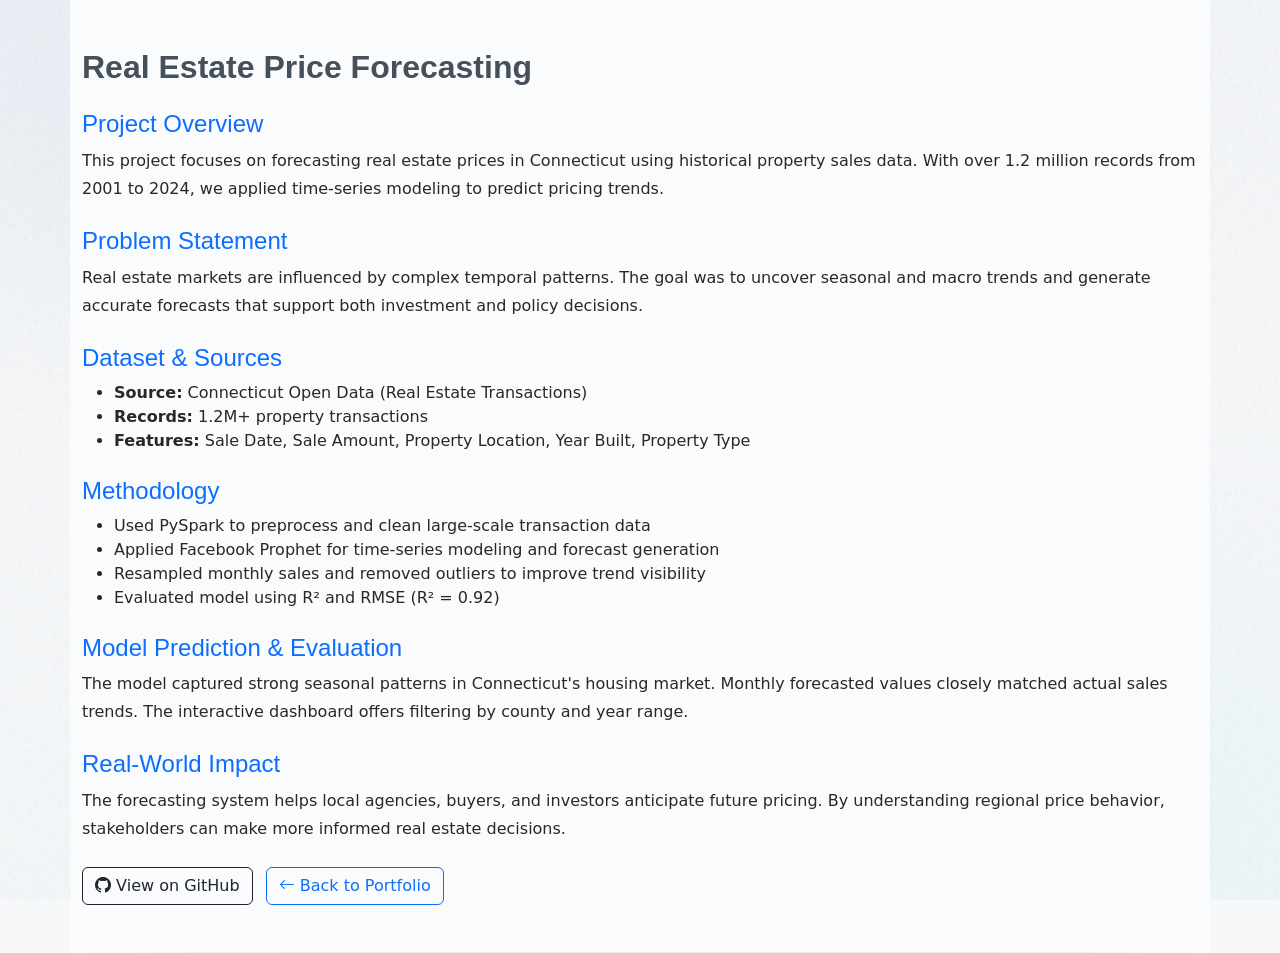
<file: real_estate.html>
<!DOCTYPE html>
<html lang="en">

<head>
  <meta charset="utf-8">
  <meta content="width=device-width, initial-scale=1.0" name="viewport">
  <title>Real Estate Forecasting | Biswadip Portfolio</title>
  <link href="assets/img/favicon.png" rel="icon">
  <link href="assets/vendor/bootstrap/css/bootstrap.min.css" rel="stylesheet">
  <link href="assets/vendor/bootstrap-icons/bootstrap-icons.css" rel="stylesheet">
  <link href="assets/css/main.css" rel="stylesheet">
</head>

<body>
  <section class="container py-5">
    <h2 class="fw-bold mb-4">Real Estate Price Forecasting</h2>

    <h4 class="text-primary">Project Overview</h4>
    <p>
      This project focuses on forecasting real estate prices in Connecticut using historical property sales data.
      With over 1.2 million records from 2001 to 2024, we applied time-series modeling to predict pricing trends.
    </p>

    <h4 class="text-primary mt-4">Problem Statement</h4>
    <p>
      Real estate markets are influenced by complex temporal patterns. The goal was to uncover seasonal and macro trends
      and generate accurate forecasts that support both investment and policy decisions.
    </p>

    <h4 class="text-primary mt-4">Dataset & Sources</h4>
    <ul>
      <li><strong>Source:</strong> Connecticut Open Data (Real Estate Transactions)</li>
      <li><strong>Records:</strong> 1.2M+ property transactions</li>
      <li><strong>Features:</strong> Sale Date, Sale Amount, Property Location, Year Built, Property Type</li>
    </ul>

    <h4 class="text-primary mt-4">Methodology</h4>
    <ul>
      <li>Used PySpark to preprocess and clean large-scale transaction data</li>
      <li>Applied Facebook Prophet for time-series modeling and forecast generation</li>
      <li>Resampled monthly sales and removed outliers to improve trend visibility</li>
      <li>Evaluated model using R² and RMSE (R² = 0.92)</li>
    </ul>

    <h4 class="text-primary mt-4">Model Prediction & Evaluation</h4>
    <p>
      The model captured strong seasonal patterns in Connecticut's housing market.
      Monthly forecasted values closely matched actual sales trends.
      The interactive dashboard offers filtering by county and year range.
    </p>

    <h4 class="text-primary mt-4">Real-World Impact</h4>
    <p>
      The forecasting system helps local agencies, buyers, and investors anticipate future pricing.
      By understanding regional price behavior, stakeholders can make more informed real estate decisions.
    </p>

    <div class="mt-4">
      <a href="https://github.com/biswadip2291/Real-Estate-Price-Forecasting" target="_blank" class="btn btn-outline-dark me-2">
        <i class="bi bi-github"></i> View on GitHub
      </a>
      
      <a href="index.html#portfolio" class="btn btn-outline-primary">
        <i class="bi bi-arrow-left"></i> Back to Portfolio
      </a>
    </div>
  </section>

  <script src="assets/vendor/bootstrap/js/bootstrap.bundle.min.js"></script>
</body>

</html>
</file>
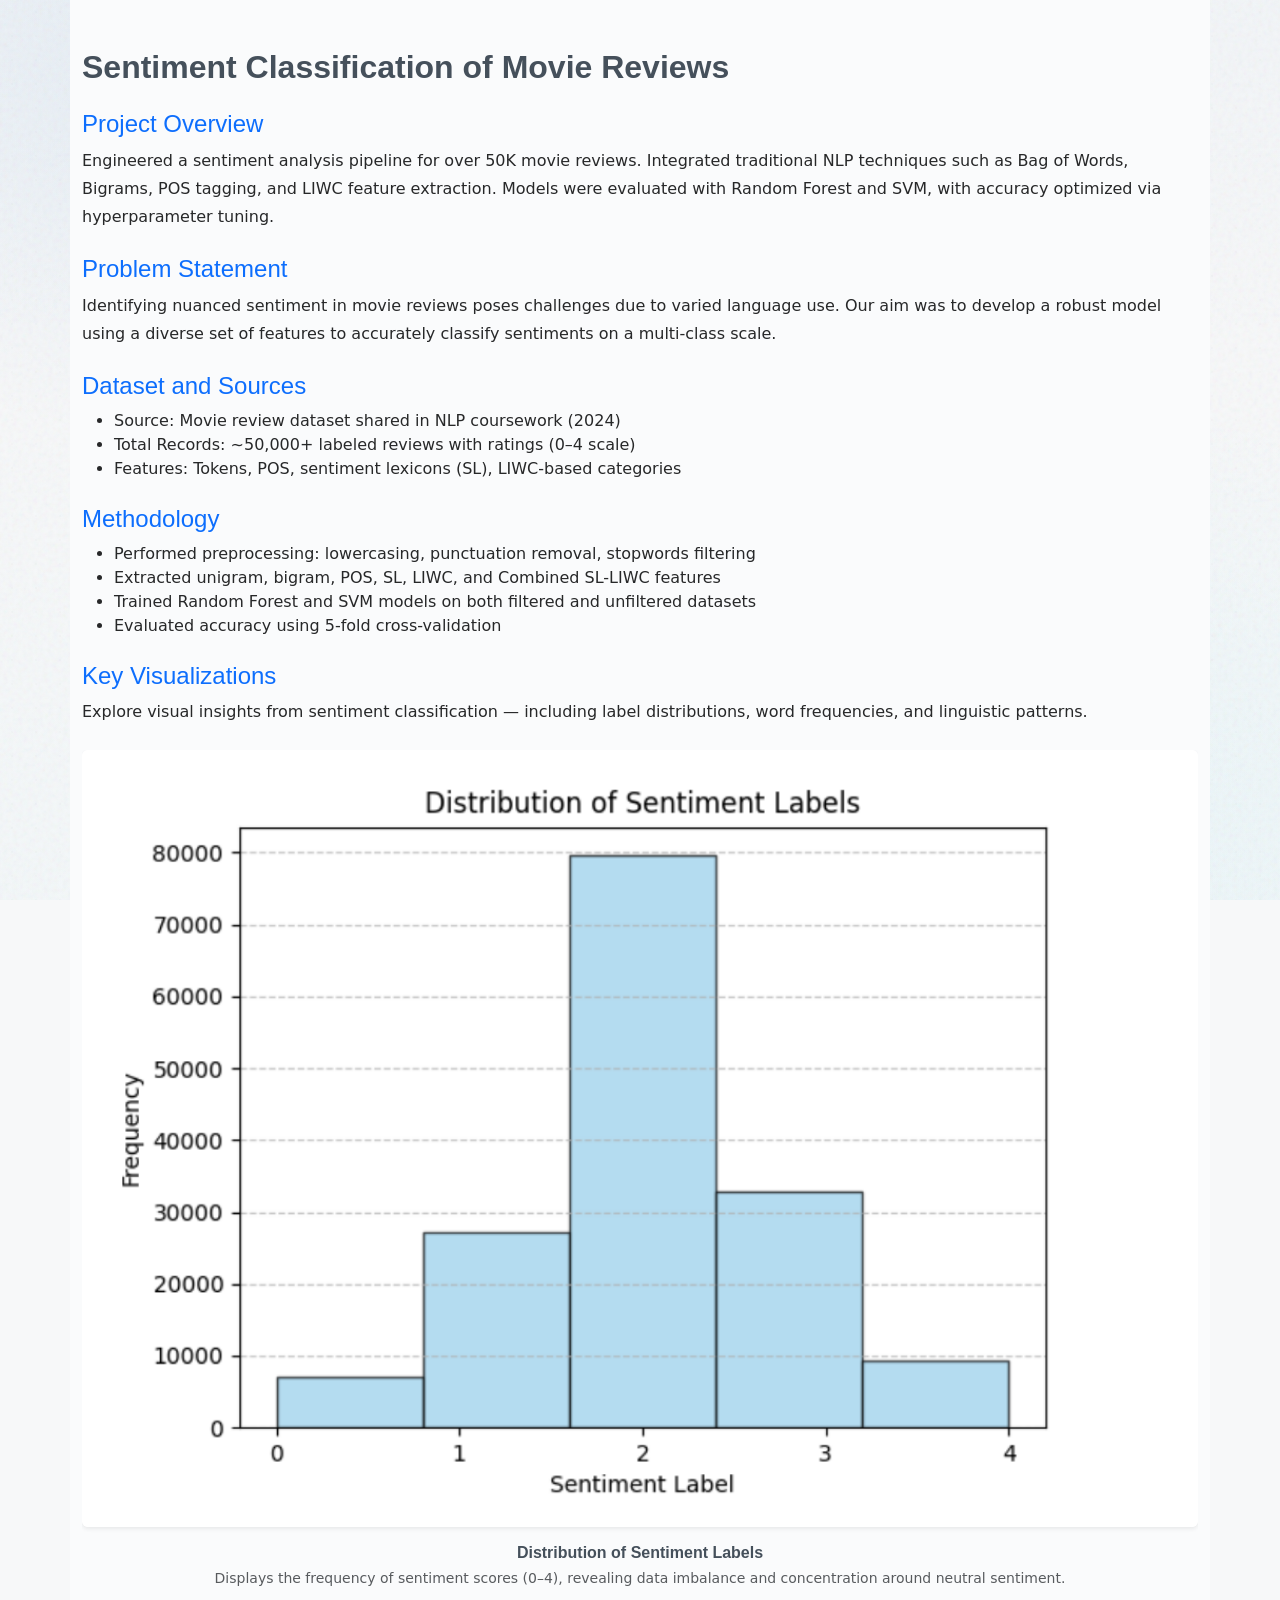
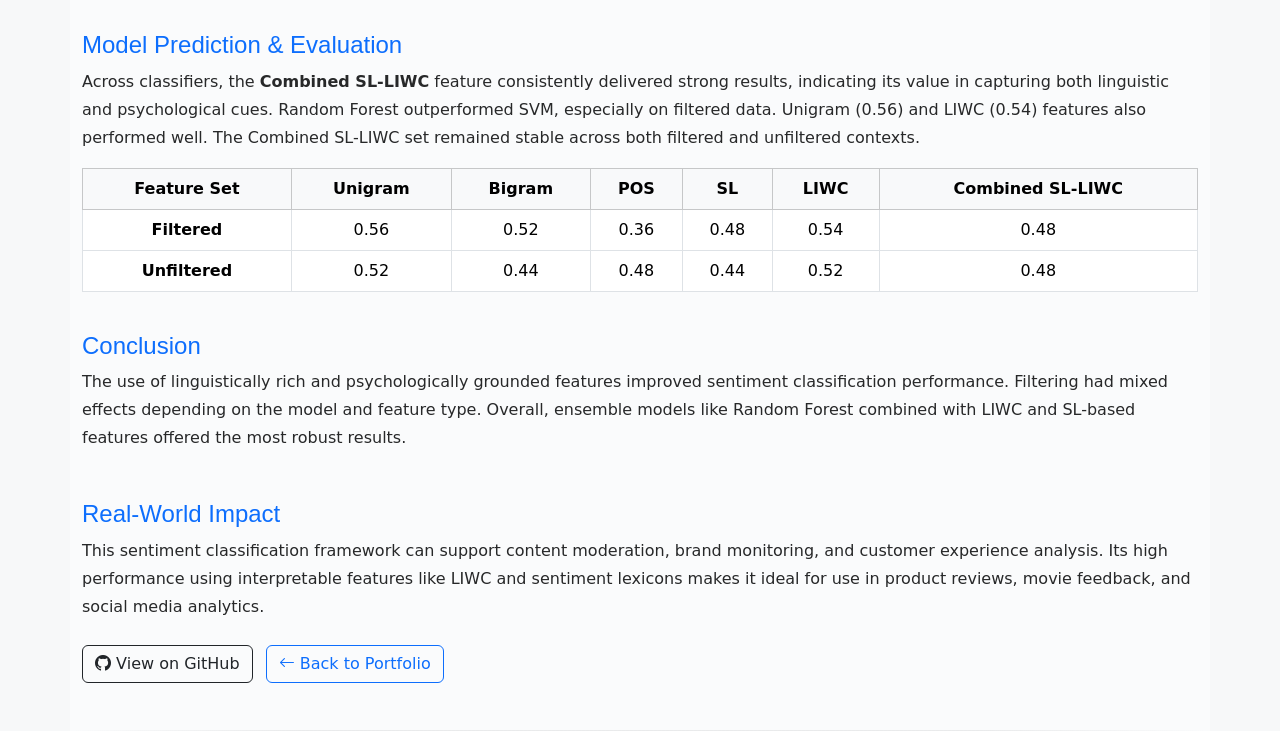
<file: sentiment.html>
<!DOCTYPE html>
<html lang="en">

<head>
  <meta charset="utf-8">
  <meta content="width=device-width, initial-scale=1.0" name="viewport">
  <title>Sentiment Classification | Biswadip Portfolio</title>
  <link href="assets/img/favicon.png" rel="icon">
  <link href="assets/vendor/bootstrap/css/bootstrap.min.css" rel="stylesheet">
  <link href="assets/vendor/bootstrap-icons/bootstrap-icons.css" rel="stylesheet">
  <link href="assets/css/main.css" rel="stylesheet">
</head>

<body>
  <section class="container py-5">
    <h2 class="fw-bold mb-4">Sentiment Classification of Movie Reviews</h2>

    <h4 class="text-primary">Project Overview</h4>
    <p>
      Engineered a sentiment analysis pipeline for over 50K movie reviews. Integrated traditional NLP techniques such as
      Bag of Words, Bigrams, POS tagging, and LIWC feature extraction. Models were evaluated with Random Forest and SVM,
      with accuracy optimized via hyperparameter tuning.
    </p>

    <h4 class="text-primary mt-4">Problem Statement</h4>
    <p>
      Identifying nuanced sentiment in movie reviews poses challenges due to varied language use. Our aim was to develop
      a robust model using a diverse set of features to accurately classify sentiments on a multi-class scale.
    </p>

    <h4 class="text-primary mt-4">Dataset and Sources</h4>
    <ul>
      <li>Source: Movie review dataset shared in NLP coursework (2024)</li>
      <li>Total Records: ~50,000+ labeled reviews with ratings (0–4 scale)</li>
      <li>Features: Tokens, POS, sentiment lexicons (SL), LIWC-based categories</li>
    </ul>

    <h4 class="text-primary mt-4">Methodology</h4>
    <ul>
      <li>Performed preprocessing: lowercasing, punctuation removal, stopwords filtering</li>
      <li>Extracted unigram, bigram, POS, SL, LIWC, and Combined SL-LIWC features</li>
      <li>Trained Random Forest and SVM models on both filtered and unfiltered datasets</li>
      <li>Evaluated accuracy using 5-fold cross-validation</li>
    </ul>

<!-- ======= Dashboard Carousel Section ======= -->
<h4 class="text-primary mt-4">Key Visualizations</h4>
<p>
  Explore visual insights from sentiment classification — including label distributions, word frequencies, and linguistic patterns.
</p>

<div id="sentimentCarousel" class="carousel slide mt-4" data-bs-ride="carousel">
  <div class="carousel-inner">

    <!-- Slide 1: Sentiment Label Distribution -->
    <div class="carousel-item active">
      <img src="assets/img/distribution.png" class="d-block w-100 rounded shadow-sm" alt="Sentiment Label Distribution">
      <div class="mt-3 text-center">
        <h6 class="fw-semibold mb-1">Distribution of Sentiment Labels</h6>
        <p class="small text-muted">Displays the frequency of sentiment scores (0–4), revealing data imbalance and concentration around neutral sentiment.</p>
      </div>
    </div>

    <!-- Slide 2: Top 20 Word Frequencies -->
    <div class="carousel-item">
      <img src="assets/img/word_freq.png" class="d-block w-100 rounded shadow-sm" alt="Top 20 Word Frequencies">
      <div class="mt-3 text-center">
        <h6 class="fw-semibold mb-1">Top 20 Words Frequency Distribution</h6>
        <p class="small text-muted">Highlights frequently used words in reviews, aiding in understanding linguistic patterns.</p>
      </div>
    </div>

    <!-- Slide 3: Word Cloud -->
    <div class="carousel-item">
      <img src="assets/img/word_cloud.png" class="d-block w-100 rounded shadow-sm" alt="Word Cloud">
      <div class="mt-3 text-center">
        <h6 class="fw-semibold mb-1">Word Cloud of Movie Reviews</h6>
        <p class="small text-muted">Visualizes common words across reviews; larger words represent higher frequency, offering thematic insights.</p>
      </div>
    </div>

  </div>

  <!-- Carousel Controls -->
  <button class="carousel-control-prev" type="button" data-bs-target="#sentimentCarousel" data-bs-slide="prev">
    <span class="carousel-control-prev-icon" aria-hidden="true"></span>
    <span class="visually-hidden">Previous</span>
  </button>
  <button class="carousel-control-next" type="button" data-bs-target="#sentimentCarousel" data-bs-slide="next">
    <span class="carousel-control-next-icon" aria-hidden="true"></span>
    <span class="visually-hidden">Next</span>
  </button>
</div>
<!-- ======= End Dashboard Carousel Section ======= -->



    <h4 class="text-primary mt-4">Model Prediction & Evaluation</h4>
    <p>
      Across classifiers, the <strong>Combined SL-LIWC</strong> feature consistently delivered strong results, indicating its value
      in capturing both linguistic and psychological cues. Random Forest outperformed SVM, especially on filtered data.
      Unigram (0.56) and LIWC (0.54) features also performed well. The Combined SL-LIWC set remained stable across both
      filtered and unfiltered contexts.
    </p>

    <div class="table-responsive mt-3">
      <table class="table table-bordered text-center">
        <thead class="table-light">
          <tr>
            <th>Feature Set</th>
            <th>Unigram</th>
            <th>Bigram</th>
            <th>POS</th>
            <th>SL</th>
            <th>LIWC</th>
            <th>Combined SL-LIWC</th>
          </tr>
        </thead>
        <tbody>
          <tr>
            <th>Filtered</th>
            <td>0.56</td>
            <td>0.52</td>
            <td>0.36</td>
            <td>0.48</td>
            <td>0.54</td>
            <td>0.48</td>
          </tr>
          <tr>
            <th>Unfiltered</th>
            <td>0.52</td>
            <td>0.44</td>
            <td>0.48</td>
            <td>0.44</td>
            <td>0.52</td>
            <td>0.48</td>
          </tr>
        </tbody>
      </table>
    </div>

  

    <h4 class="text-primary mt-4">Conclusion</h4>
    <p>
      The use of linguistically rich and psychologically grounded features improved sentiment classification performance.
      Filtering had mixed effects depending on the model and feature type. Overall, ensemble models like Random Forest
      combined with LIWC and SL-based features offered the most robust results.
    </p>

    <!-- ======= Real-World Impact Section ======= -->
<h4 class="text-primary mt-5">Real-World Impact</h4>
<p>
  This sentiment classification framework can support content moderation, brand monitoring, and customer experience analysis. 
  Its high performance using interpretable features like LIWC and sentiment lexicons makes it ideal for use in product reviews, movie feedback, and social media analytics.
</p>


    <div class="mt-4">
      <a href="https://github.com/biswadip2291/nlp_final-project" target="_blank" class="btn btn-outline-dark me-2">
        <i class="bi bi-github"></i> View on GitHub
      </a>
      <a href="index.html#portfolio" class="btn btn-outline-primary">
        <i class="bi bi-arrow-left"></i> Back to Portfolio
      </a>
    </div>
  </section>

  <script src="assets/vendor/bootstrap/js/bootstrap.bundle.min.js"></script>
</body>
</html>
</file>
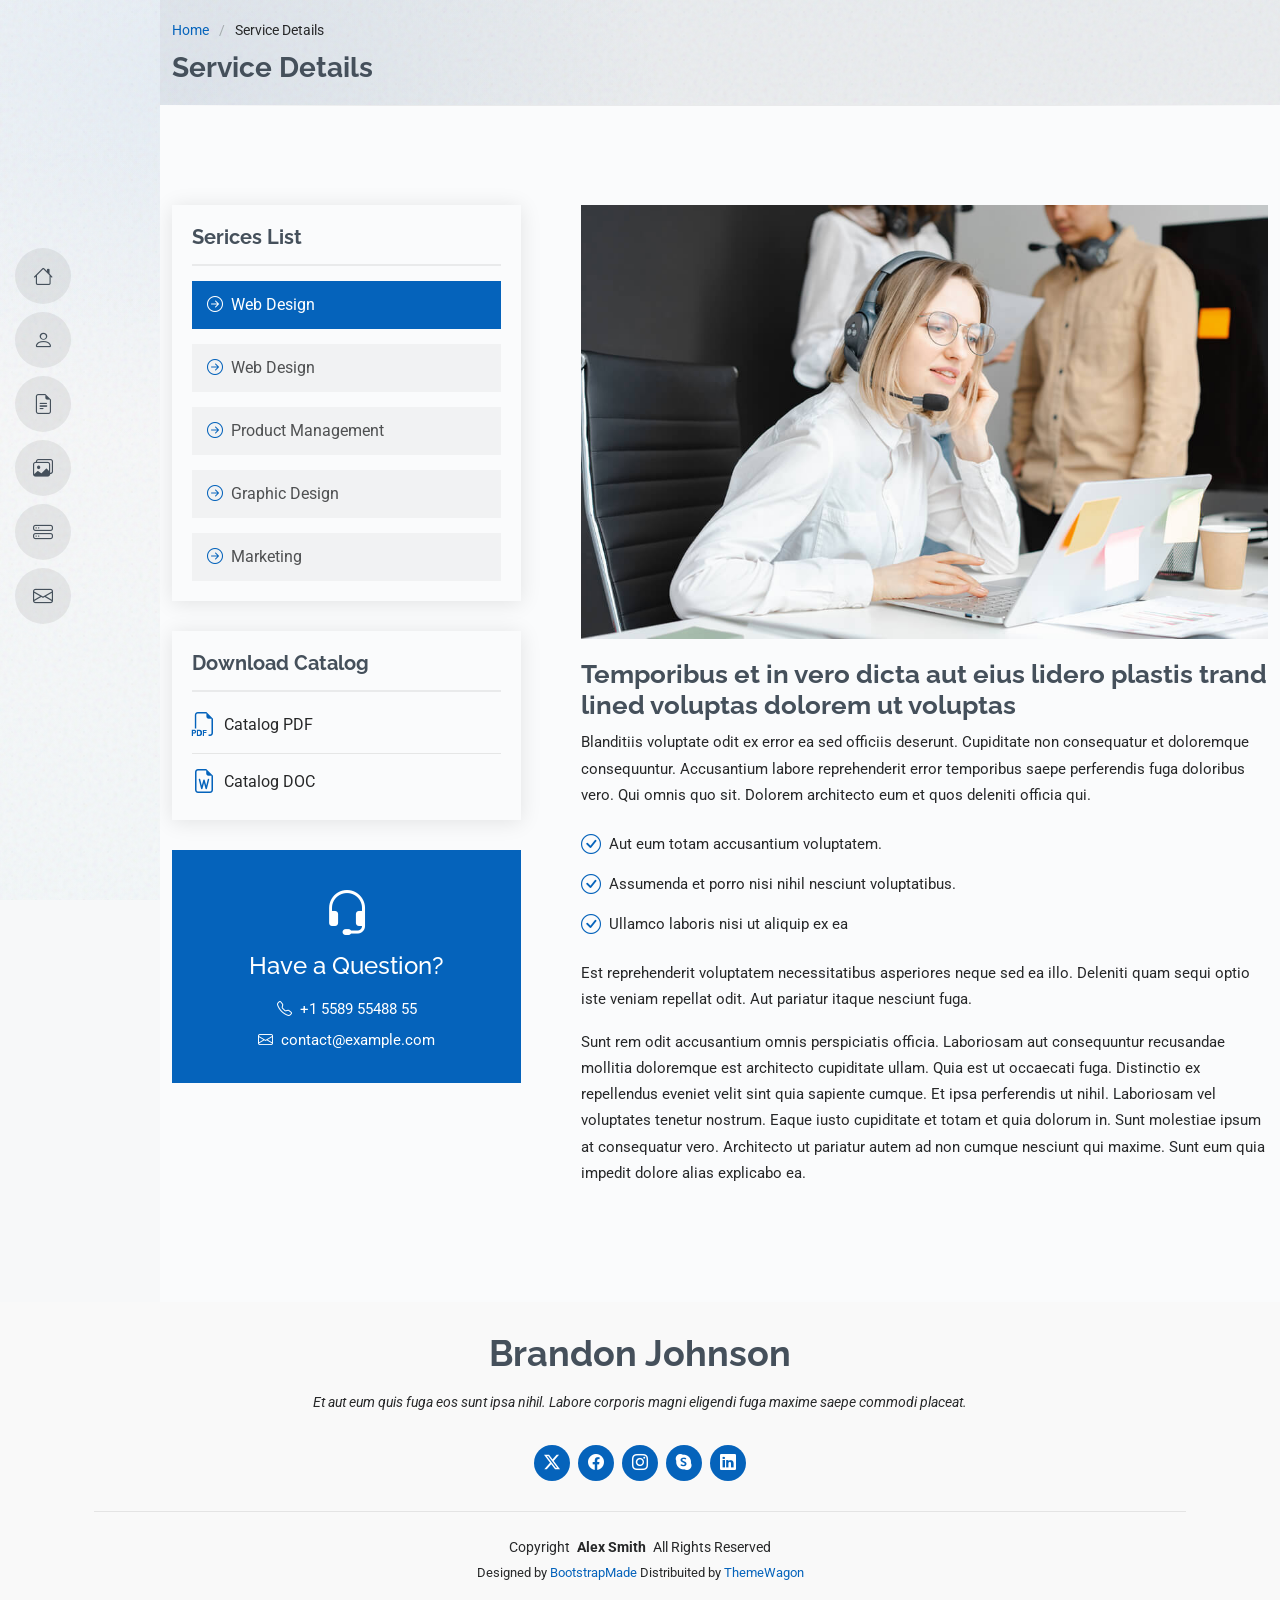
<file: service-details.html>
<!DOCTYPE html>
<html lang="en">

<head>
  <meta charset="utf-8">
  <meta content="width=device-width, initial-scale=1.0" name="viewport">
  <title>Service Details - MyResume Bootstrap Template</title>
  <meta content="" name="description">
  <meta content="" name="keywords">

  <!-- Favicons -->
  <link href="assets/img/favicon.png" rel="icon">
  <link href="assets/img/apple-touch-icon.png" rel="apple-touch-icon">

  <!-- Fonts -->
  <link href="https://fonts.googleapis.com" rel="preconnect">
  <link href="https://fonts.gstatic.com" rel="preconnect" crossorigin>
  <link href="https://fonts.googleapis.com/css2?family=Roboto:ital,wght@0,100;0,300;0,400;0,500;0,700;0,900;1,100;1,300;1,400;1,500;1,700;1,900&family=Poppins:ital,wght@0,100;0,200;0,300;0,400;0,500;0,600;0,700;0,800;0,900;1,100;1,200;1,300;1,400;1,500;1,600;1,700;1,800;1,900&family=Raleway:ital,wght@0,100;0,200;0,300;0,400;0,500;0,600;0,700;0,800;0,900;1,100;1,200;1,300;1,400;1,500;1,600;1,700;1,800;1,900&display=swap" rel="stylesheet">

  <!-- Vendor CSS Files -->
  <link href="assets/vendor/bootstrap/css/bootstrap.min.css" rel="stylesheet">
  <link href="assets/vendor/bootstrap-icons/bootstrap-icons.css" rel="stylesheet">
  <link href="assets/vendor/aos/aos.css" rel="stylesheet">
  <link href="assets/vendor/glightbox/css/glightbox.min.css" rel="stylesheet">
  <link href="assets/vendor/swiper/swiper-bundle.min.css" rel="stylesheet">

  <!-- Main CSS File -->
  <link href="assets/css/main.css" rel="stylesheet">

  <!-- =======================================================
  * Template Name: MyResume
  * Template URL: https://bootstrapmade.com/free-html-bootstrap-template-my-resume/
  * Updated: Jun 29 2024 with Bootstrap v5.3.3
  * Author: BootstrapMade.com
  * License: https://bootstrapmade.com/license/
  ======================================================== -->
</head>

<body class="service-details-page">

  <header id="header" class="header d-flex flex-column justify-content-center">

    <i class="header-toggle d-xl-none bi bi-list"></i>

    <nav id="navmenu" class="navmenu">
      <ul>
        <li><a href="#hero"><i class="bi bi-house navicon"></i><span>Home</span></a></li>
        <li><a href="#about"><i class="bi bi-person navicon"></i><span>About</span></a></li>
        <li><a href="#resume"><i class="bi bi-file-earmark-text navicon"></i><span>Resume</span></a></li>
        <li><a href="#portfolio"><i class="bi bi-images navicon"></i><span>Portfolio</span></a></li>
        <li><a href="#services"><i class="bi bi-hdd-stack navicon"></i><span>Services</span></a></li>
        <li><a href="#contact"><i class="bi bi-envelope navicon"></i><span>Contact</span></a></li>
      </ul>
    </nav>

  </header>

  <main class="main">

    <!-- Page Title -->
    <div class="page-title" data-aos="fade">
      <div class="container">
        <nav class="breadcrumbs">
          <ol>
            <li><a href="index.html">Home</a></li>
            <li class="current">Service Details</li>
          </ol>
        </nav>
        <h1>Service Details</h1>
      </div>
    </div><!-- End Page Title -->

    <!-- Service Details Section -->
    <section id="service-details" class="service-details section">

      <div class="container">

        <div class="row gy-5">

          <div class="col-lg-4" data-aos="fade-up" data-aos-delay="100">

            <div class="service-box">
              <h4>Serices List</h4>
              <div class="services-list">
                <a href="#" class="active"><i class="bi bi-arrow-right-circle"></i><span>Web Design</span></a>
                <a href="#"><i class="bi bi-arrow-right-circle"></i><span>Web Design</span></a>
                <a href="#"><i class="bi bi-arrow-right-circle"></i><span>Product Management</span></a>
                <a href="#"><i class="bi bi-arrow-right-circle"></i><span>Graphic Design</span></a>
                <a href="#"><i class="bi bi-arrow-right-circle"></i><span>Marketing</span></a>
              </div>
            </div><!-- End Services List -->

            <div class="service-box">
              <h4>Download Catalog</h4>
              <div class="download-catalog">
                <a href="#"><i class="bi bi-filetype-pdf"></i><span>Catalog PDF</span></a>
                <a href="#"><i class="bi bi-file-earmark-word"></i><span>Catalog DOC</span></a>
              </div>
            </div><!-- End Services List -->

            <div class="help-box d-flex flex-column justify-content-center align-items-center">
              <i class="bi bi-headset help-icon"></i>
              <h4>Have a Question?</h4>
              <p class="d-flex align-items-center mt-2 mb-0"><i class="bi bi-telephone me-2"></i> <span>+1 5589 55488 55</span></p>
              <p class="d-flex align-items-center mt-1 mb-0"><i class="bi bi-envelope me-2"></i> <a href="mailto:contact@example.com">contact@example.com</a></p>
            </div>

          </div>

          <div class="col-lg-8 ps-lg-5" data-aos="fade-up" data-aos-delay="200">
            <img src="assets/img/services.jpg" alt="" class="img-fluid services-img">
            <h3>Temporibus et in vero dicta aut eius lidero plastis trand lined voluptas dolorem ut voluptas</h3>
            <p>
              Blanditiis voluptate odit ex error ea sed officiis deserunt. Cupiditate non consequatur et doloremque consequuntur. Accusantium labore reprehenderit error temporibus saepe perferendis fuga doloribus vero. Qui omnis quo sit. Dolorem architecto eum et quos deleniti officia qui.
            </p>
            <ul>
              <li><i class="bi bi-check-circle"></i> <span>Aut eum totam accusantium voluptatem.</span></li>
              <li><i class="bi bi-check-circle"></i> <span>Assumenda et porro nisi nihil nesciunt voluptatibus.</span></li>
              <li><i class="bi bi-check-circle"></i> <span>Ullamco laboris nisi ut aliquip ex ea</span></li>
            </ul>
            <p>
              Est reprehenderit voluptatem necessitatibus asperiores neque sed ea illo. Deleniti quam sequi optio iste veniam repellat odit. Aut pariatur itaque nesciunt fuga.
            </p>
            <p>
              Sunt rem odit accusantium omnis perspiciatis officia. Laboriosam aut consequuntur recusandae mollitia doloremque est architecto cupiditate ullam. Quia est ut occaecati fuga. Distinctio ex repellendus eveniet velit sint quia sapiente cumque. Et ipsa perferendis ut nihil. Laboriosam vel voluptates tenetur nostrum. Eaque iusto cupiditate et totam et quia dolorum in. Sunt molestiae ipsum at consequatur vero. Architecto ut pariatur autem ad non cumque nesciunt qui maxime. Sunt eum quia impedit dolore alias explicabo ea.
            </p>
          </div>

        </div>

      </div>

    </section><!-- /Service Details Section -->

  </main>

  <footer id="footer" class="footer position-relative light-background">
    <div class="container">
      <h3 class="sitename">Brandon Johnson</h3>
      <p>Et aut eum quis fuga eos sunt ipsa nihil. Labore corporis magni eligendi fuga maxime saepe commodi placeat.</p>
      <div class="social-links d-flex justify-content-center">
        <a href=""><i class="bi bi-twitter-x"></i></a>
        <a href=""><i class="bi bi-facebook"></i></a>
        <a href=""><i class="bi bi-instagram"></i></a>
        <a href=""><i class="bi bi-skype"></i></a>
        <a href=""><i class="bi bi-linkedin"></i></a>
      </div>
      <div class="container">
        <div class="copyright">
          <span>Copyright</span> <strong class="px-1 sitename">Alex Smith</strong> <span>All Rights Reserved</span>
        </div>
        <div class="credits">
          <!-- All the links in the footer should remain intact. -->
          <!-- You can delete the links only if you've purchased the pro version. -->
          <!-- Licensing information: https://bootstrapmade.com/license/ -->
          <!-- Purchase the pro version with working PHP/AJAX contact form: [buy-url] -->
          Designed by <a href="https://bootstrapmade.com/">BootstrapMade</a> Distribuited by <a href="https://themewagon.com">ThemeWagon</a>
        </div>
      </div>
    </div>
  </footer>

  <!-- Scroll Top -->
  <a href="#" id="scroll-top" class="scroll-top d-flex align-items-center justify-content-center"><i class="bi bi-arrow-up-short"></i></a>

  <!-- Preloader -->
  <div id="preloader"></div>

  <!-- Vendor JS Files -->
  <script src="assets/vendor/bootstrap/js/bootstrap.bundle.min.js"></script>
  <script src="assets/vendor/php-email-form/validate.js"></script>
  <script src="assets/vendor/aos/aos.js"></script>
  <script src="assets/vendor/typed.js/typed.umd.js"></script>
  <script src="assets/vendor/purecounter/purecounter_vanilla.js"></script>
  <script src="assets/vendor/waypoints/noframework.waypoints.js"></script>
  <script src="assets/vendor/glightbox/js/glightbox.min.js"></script>
  <script src="assets/vendor/imagesloaded/imagesloaded.pkgd.min.js"></script>
  <script src="assets/vendor/isotope-layout/isotope.pkgd.min.js"></script>
  <script src="assets/vendor/swiper/swiper-bundle.min.js"></script>

  <!-- Main JS File -->
  <script src="assets/js/main.js"></script>

</body>

</html>
</file>
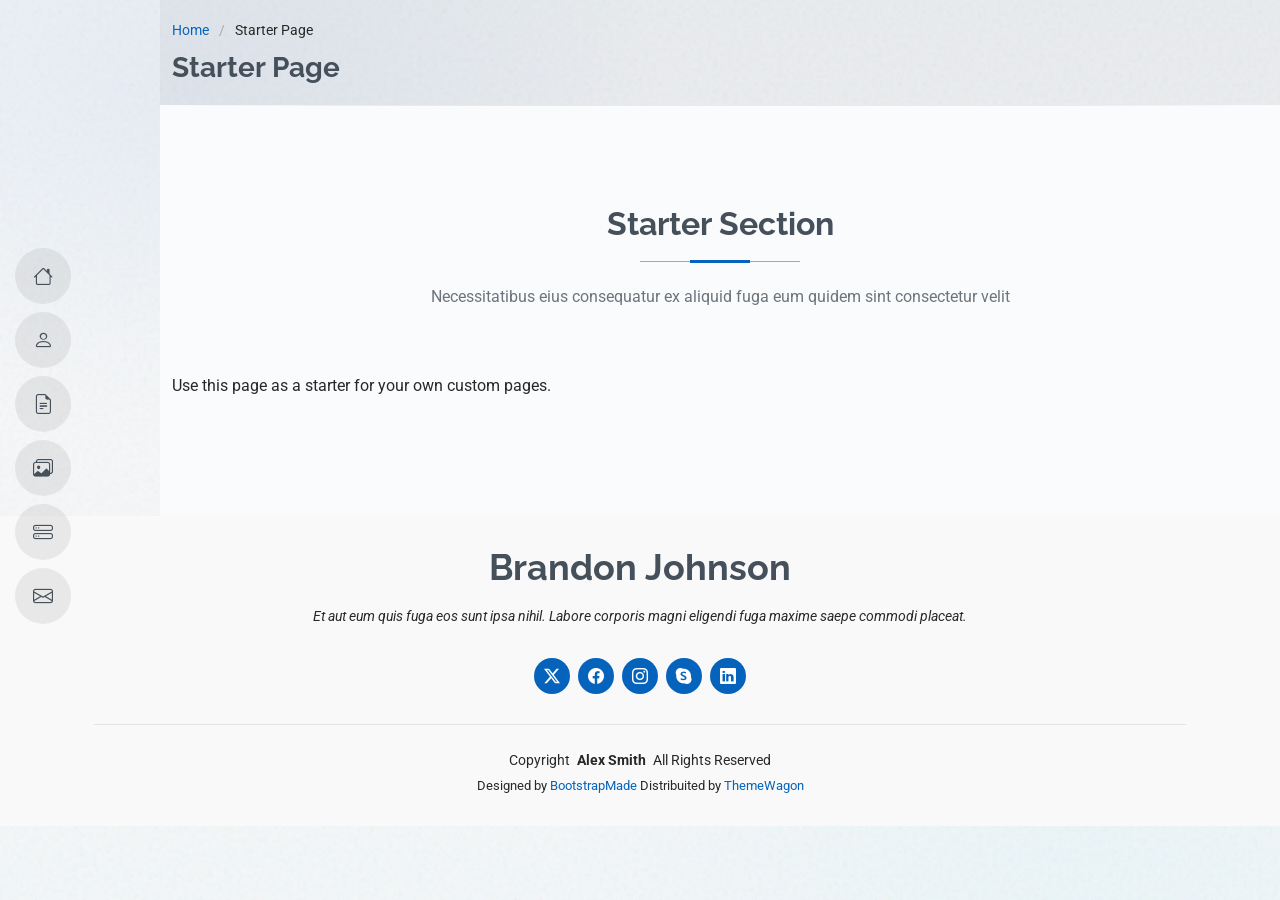
<file: starter-page.html>
<!DOCTYPE html>
<html lang="en">

<head>
  <meta charset="utf-8">
  <meta content="width=device-width, initial-scale=1.0" name="viewport">
  <title>Starter Page - MyResume Bootstrap Template</title>
  <meta content="" name="description">
  <meta content="" name="keywords">

  <!-- Favicons -->
  <link href="assets/img/favicon.png" rel="icon">
  <link href="assets/img/apple-touch-icon.png" rel="apple-touch-icon">

  <!-- Fonts -->
  <link href="https://fonts.googleapis.com" rel="preconnect">
  <link href="https://fonts.gstatic.com" rel="preconnect" crossorigin>
  <link href="https://fonts.googleapis.com/css2?family=Roboto:ital,wght@0,100;0,300;0,400;0,500;0,700;0,900;1,100;1,300;1,400;1,500;1,700;1,900&family=Poppins:ital,wght@0,100;0,200;0,300;0,400;0,500;0,600;0,700;0,800;0,900;1,100;1,200;1,300;1,400;1,500;1,600;1,700;1,800;1,900&family=Raleway:ital,wght@0,100;0,200;0,300;0,400;0,500;0,600;0,700;0,800;0,900;1,100;1,200;1,300;1,400;1,500;1,600;1,700;1,800;1,900&display=swap" rel="stylesheet">

  <!-- Vendor CSS Files -->
  <link href="assets/vendor/bootstrap/css/bootstrap.min.css" rel="stylesheet">
  <link href="assets/vendor/bootstrap-icons/bootstrap-icons.css" rel="stylesheet">
  <link href="assets/vendor/aos/aos.css" rel="stylesheet">
  <link href="assets/vendor/glightbox/css/glightbox.min.css" rel="stylesheet">
  <link href="assets/vendor/swiper/swiper-bundle.min.css" rel="stylesheet">

  <!-- Main CSS File -->
  <link href="assets/css/main.css" rel="stylesheet">

  <!-- =======================================================
  * Template Name: MyResume
  * Template URL: https://bootstrapmade.com/free-html-bootstrap-template-my-resume/
  * Updated: Jun 29 2024 with Bootstrap v5.3.3
  * Author: BootstrapMade.com
  * License: https://bootstrapmade.com/license/
  ======================================================== -->
</head>

<body class="starter-page-page">

  <header id="header" class="header d-flex flex-column justify-content-center">

    <i class="header-toggle d-xl-none bi bi-list"></i>

    <nav id="navmenu" class="navmenu">
      <ul>
        <li><a href="#hero"><i class="bi bi-house navicon"></i><span>Home</span></a></li>
        <li><a href="#about"><i class="bi bi-person navicon"></i><span>About</span></a></li>
        <li><a href="#resume"><i class="bi bi-file-earmark-text navicon"></i><span>Resume</span></a></li>
        <li><a href="#portfolio"><i class="bi bi-images navicon"></i><span>Portfolio</span></a></li>
        <li><a href="#services"><i class="bi bi-hdd-stack navicon"></i><span>Services</span></a></li>
        <li><a href="#contact"><i class="bi bi-envelope navicon"></i><span>Contact</span></a></li>
      </ul>
    </nav>

  </header>

  <main class="main">

    <!-- Page Title -->
    <div class="page-title" data-aos="fade">
      <div class="container">
        <nav class="breadcrumbs">
          <ol>
            <li><a href="index.html">Home</a></li>
            <li class="current">Starter Page</li>
          </ol>
        </nav>
        <h1>Starter Page</h1>
      </div>
    </div><!-- End Page Title -->

    <!-- Starter Section Section -->
    <section id="starter-section" class="starter-section section">

      <!-- Section Title -->
      <div class="container section-title" data-aos="fade-up">
        <h2>Starter Section</h2>
        <p>Necessitatibus eius consequatur ex aliquid fuga eum quidem sint consectetur velit</p>
      </div><!-- End Section Title -->

      <div class="container" data-aos="fade-up">
        <p>Use this page as a starter for your own custom pages.</p>
      </div>

    </section><!-- /Starter Section Section -->

  </main>

  <footer id="footer" class="footer position-relative light-background">
    <div class="container">
      <h3 class="sitename">Brandon Johnson</h3>
      <p>Et aut eum quis fuga eos sunt ipsa nihil. Labore corporis magni eligendi fuga maxime saepe commodi placeat.</p>
      <div class="social-links d-flex justify-content-center">
        <a href=""><i class="bi bi-twitter-x"></i></a>
        <a href=""><i class="bi bi-facebook"></i></a>
        <a href=""><i class="bi bi-instagram"></i></a>
        <a href=""><i class="bi bi-skype"></i></a>
        <a href=""><i class="bi bi-linkedin"></i></a>
      </div>
      <div class="container">
        <div class="copyright">
          <span>Copyright</span> <strong class="px-1 sitename">Alex Smith</strong> <span>All Rights Reserved</span>
        </div>
        <div class="credits">
          <!-- All the links in the footer should remain intact. -->
          <!-- You can delete the links only if you've purchased the pro version. -->
          <!-- Licensing information: https://bootstrapmade.com/license/ -->
          <!-- Purchase the pro version with working PHP/AJAX contact form: [buy-url] -->
          Designed by <a href="https://bootstrapmade.com/">BootstrapMade</a> Distribuited by <a href="https://themewagon.com">ThemeWagon</a>
        </div>
      </div>
    </div>
  </footer>

  <!-- Scroll Top -->
  <a href="#" id="scroll-top" class="scroll-top d-flex align-items-center justify-content-center"><i class="bi bi-arrow-up-short"></i></a>

  <!-- Preloader -->
  <div id="preloader"></div>

  <!-- Vendor JS Files -->
  <script src="assets/vendor/bootstrap/js/bootstrap.bundle.min.js"></script>
  <script src="assets/vendor/php-email-form/validate.js"></script>
  <script src="assets/vendor/aos/aos.js"></script>
  <script src="assets/vendor/typed.js/typed.umd.js"></script>
  <script src="assets/vendor/purecounter/purecounter_vanilla.js"></script>
  <script src="assets/vendor/waypoints/noframework.waypoints.js"></script>
  <script src="assets/vendor/glightbox/js/glightbox.min.js"></script>
  <script src="assets/vendor/imagesloaded/imagesloaded.pkgd.min.js"></script>
  <script src="assets/vendor/isotope-layout/isotope.pkgd.min.js"></script>
  <script src="assets/vendor/swiper/swiper-bundle.min.js"></script>

  <!-- Main JS File -->
  <script src="assets/js/main.js"></script>

</body>

</html>
</file>
<file: assets/css/main.css>
/**
* Template Name: MyResume
* Template URL: https://bootstrapmade.com/free-html-bootstrap-template-my-resume/
* Updated: Jun 29 2024 with Bootstrap v5.3.3
* Author: BootstrapMade.com
* License: https://bootstrapmade.com/license/
*/

/*--------------------------------------------------------------
# Font & Color Variables
# Help: https://bootstrapmade.com/color-system/
--------------------------------------------------------------*/
/* Fonts */
:root {
  --default-font: "Roboto",  system-ui, -apple-system, "Segoe UI", Roboto, "Helvetica Neue", Arial, "Noto Sans", "Liberation Sans", sans-serif, "Apple Color Emoji", "Segoe UI Emoji", "Segoe UI Symbol", "Noto Color Emoji";
  --heading-font: "Raleway",  sans-serif;
  --nav-font: "Poppins",  sans-serif;
}

/* Global Colors - The following color variables are used throughout the website. Updating them here will change the color scheme of the entire website */
:root { 
  --background-color: #f7f8f9; /* Background color - elegant cool-gray off-white */
  --default-color: #272829; /* Default color used for the majority of the text content across the entire website */
  --heading-color: #45505b; /* Color for headings, subheadings and title throughout the website */
  --accent-color: #0563bb; /* Accent color that represents your brand on the website. It's used for buttons, links, and other elements that need to stand out */
  --surface-color: #ffffff; /* The surface color is used as a background of boxed elements within sections, such as cards, icon boxes, or other elements that require a visual separation from the global background. */
  --surface-2: #f2f3f5; /* Secondary surface color for subtle backgrounds */
  --surface-default: #fafbfc; /* Default section background (subtle cool-tinted off-white) */
  --contrast-color: #ffffff; /* Contrast color for text, ensuring readability against backgrounds of accent, heading, or default colors. */
  --muted-color: #6c757d; /* Muted text color for secondary information */
  
  /* Design System - Radius */
  --radius-sm: 6px;
  --radius-md: 12px;
  --radius-lg: 20px;
  
  /* Design System - Shadows */
  --shadow-sm: 0 2px 8px rgba(0, 0, 0, 0.06);
  --shadow-md: 0 4px 16px rgba(0, 0, 0, 0.08);
  --shadow-lg: 0 8px 32px rgba(0, 0, 0, 0.12);
  
  /* Design System - Spacing */
  --space-xs: 0.5rem;
  --space-sm: 1rem;
  --space-md: 1.5rem;
  --space-lg: 2rem;
  --space-xl: 3rem;
  --space-2xl: 4rem;
}

/* Nav Menu Colors - The following color variables are used specifically for the navigation menu. They are separate from the global colors to allow for more customization options */
:root {
  --nav-color: #45505b;  /* The default color of the main navmenu links */
  --nav-hover-color: #0563bb; /* Applied to main navmenu links when they are hovered over or active */
  --nav-mobile-background-color: #ffffff; /* Used as the background color for mobile navigation menu */
  --nav-dropdown-background-color: #ffffff; /* Used as the background color for dropdown items that appear when hovering over primary navigation items */
  --nav-dropdown-color: #212529; /* Used for navigation links of the dropdown items in the navigation menu. */
  --nav-dropdown-hover-color: #0563bb; /* Similar to --nav-hover-color, this color is applied to dropdown navigation links when they are hovered over. */
}

/* Color Presets - These classes override global colors when applied to any section or element, providing reuse of the sam color scheme. */

.light-background {
  --background-color: #f9f9f9;
  --surface-color: #ffffff;
}

.dark-background {
  --background-color: #060606;
  --default-color: #ffffff;
  --heading-color: #ffffff;
  --surface-color: #252525;
  --contrast-color: #ffffff;
}

/* Smooth scroll */
:root {
  scroll-behavior: smooth;
}

/*--------------------------------------------------------------
# General Styling & Shared Classes
--------------------------------------------------------------*/
body {
  color: var(--default-color);
  background: 
    /* Soft radial gradient top-left */
    radial-gradient(ellipse 800px 600px at 15% 10%, rgba(5, 99, 187, 0.06) 0%, transparent 60%),
    /* Soft radial gradient bottom-right */
    radial-gradient(ellipse 900px 700px at 85% 90%, rgba(13, 202, 240, 0.04) 0%, transparent 60%),
    /* Subtle linear gradient wash */
    linear-gradient(180deg, rgba(5, 99, 187, 0.02) 0%, transparent 40%, rgba(13, 202, 240, 0.015) 100%),
    var(--background-color);
  background-attachment: fixed;
  background-size: 100% 100%, 100% 100%, 100% 100%, 100% 100%;
  animation: gradientShift 15s ease infinite;
  font-family: var(--default-font);
  -webkit-font-smoothing: antialiased;
  -moz-osx-font-smoothing: grayscale;
  position: relative;
}

/* Animated gradient background */
@keyframes gradientShift {
  0%, 100% {
    background-position: 0% 0%, 100% 100%, 0% 0%, 0% 0%;
  }
  50% {
    background-position: 2% 2%, 98% 98%, 0% 1%, 0% 0%;
  }
}

/* Premium noise texture using SVG (extremely subtle) */
body::before {
  content: '';
  position: fixed;
  top: 0;
  left: 0;
  width: 100%;
  height: 100%;
  background-image: url("data:image/svg+xml,%3Csvg viewBox='0 0 200 200' xmlns='http://www.w3.org/2000/svg'%3E%3Cfilter id='noiseFilter'%3E%3CfeTurbulence type='fractalNoise' baseFrequency='0.9' numOctaves='2' stitchTiles='stitch'/%3E%3C/filter%3E%3Crect width='100%25' height='100%25' filter='url(%23noiseFilter)' opacity='0.08'/%3E%3C/svg%3E");
  pointer-events: none;
  z-index: 0;
  opacity: 1;
}

/* Subtle dot grid pattern overlay (very low opacity) */
body::after {
  content: '';
  position: fixed;
  top: 0;
  left: 0;
  width: 100%;
  height: 100%;
  background-image: radial-gradient(circle, rgba(0, 0, 0, 0.03) 1px, transparent 1px);
  background-size: 24px 24px;
  pointer-events: none;
  z-index: 0;
  opacity: 0.4;
}

body > * {
  position: relative;
  z-index: 1;
}

a {
  color: var(--accent-color);
  text-decoration: none;
  transition: 0.3s;
}

a:hover {
  color: color-mix(in srgb, var(--accent-color), transparent 25%);
  text-decoration: none;
}

h1,
h2,
h3,
h4,
h5,
h6 {
  color: var(--heading-color);
  font-family: var(--heading-font);
}

/* PHP Email Form Messages
------------------------------*/
.php-email-form .error-message {
  display: none;
  background: #df1529;
  color: #ffffff;
  text-align: left;
  padding: 15px;
  margin-bottom: 24px;
  font-weight: 600;
}

.php-email-form .sent-message {
  display: none;
  color: #ffffff;
  background: #059652;
  text-align: center;
  padding: 15px;
  margin-bottom: 24px;
  font-weight: 600;
}

.php-email-form .loading {
  display: none;
  background: var(--surface-color);
  text-align: center;
  padding: 15px;
  margin-bottom: 24px;
}

.php-email-form .loading:before {
  content: "";
  display: inline-block;
  border-radius: 50%;
  width: 24px;
  height: 24px;
  margin: 0 10px -6px 0;
  border: 3px solid var(--accent-color);
  border-top-color: var(--surface-color);
  animation: php-email-form-loading 1s linear infinite;
}

@keyframes php-email-form-loading {
  0% {
    transform: rotate(0deg);
  }

  100% {
    transform: rotate(360deg);
  }
}

/*--------------------------------------------------------------
# Global Header
--------------------------------------------------------------*/
.header {
  color: var(--default-color);
  position: fixed;
  top: 0;
  left: 0;
  bottom: 0;
  padding: 0 15px;
  transition: all ease-in-out 0.3s;
  overflow-y: auto;
  z-index: 997;
  min-width: 200px;
}

@media (max-width: 1199px) {
  .header {
    background-color: var(--background-color);
    border-right: 1px solid color-mix(in srgb, var(--default-color), transparent 90%);
    width: 300px;
    left: -100%;
  }
}

@media (min-width: 1200px) and (max-width: 1600px) {
  .header~main {
    margin-left: 160px;
  }

  .header~main .hero {
    margin-left: -160px;
    width: 100vw;
  }
}

.header.header-show {
  left: 0;
}

.header .header-toggle {
  color: var(--contrast-color);
  background-color: var(--accent-color);
  font-size: 22px;
  display: flex;
  align-items: center;
  justify-content: center;
  width: 40px;
  height: 40px;
  border-radius: 50%;
  cursor: pointer;
  position: fixed;
  top: 15px;
  right: 15px;
  z-index: 9999;
  transition: background-color 0.3s;
}

.header .header-toggle:hover {
  color: var(--contrast-color);
  background-color: color-mix(in srgb, var(--accent-color) 90%, white 15%);
}

/*--------------------------------------------------------------
# Navigation Menu
--------------------------------------------------------------*/
.navmenu {
  padding: 0;
  z-index: 9997;
}

.navmenu ul {
  list-style: none;
  padding: 0 0 20px 0;
  margin: 0;
  width: 140px;
}

.navmenu a,
.navmenu a:focus {
  color: var(--nav-color);
  font-family: var(--nav-font);
  display: flex;
  align-items: center;
  padding: 10px 18px;
  margin-bottom: 8px;
  font-size: 15px;
  border-radius: 50px;
  background: color-mix(in srgb, var(--default-color), transparent 92%);
  height: 56px;
  width: 100%;
  overflow: hidden;
  transition: 0.3s;
}

.navmenu a i,
.navmenu a:focus i {
  font-size: 20px;
}

.navmenu a span,
.navmenu a:focus span {
  padding: 0 5px 0 7px;
}

@media (min-width: 992px) {

  .navmenu a,
  .navmenu a:focus {
    max-width: 56px;
  }

  .navmenu a span,
  .navmenu a:focus span {
    display: none;
  }
}

.navmenu a:hover,
.navmenu .active,
.navmenu .active:focus,
.navmenu li:hover>a {
  color: var(--contrast-color);
  background: var(--nav-hover-color);
  transform: translateX(4px);
  box-shadow: 0 4px 12px rgba(5, 99, 187, 0.3);
}

.navmenu .active {
  box-shadow: 0 4px 16px rgba(5, 99, 187, 0.4);
  position: relative;
}

.navmenu .active::before {
  content: '';
  position: absolute;
  left: -8px;
  top: 50%;
  transform: translateY(-50%);
  width: 4px;
  height: 60%;
  background: var(--accent-color);
  border-radius: 0 4px 4px 0;
}

.navmenu a:hover,
.navmenu li:hover>a {
  max-width: 100%;
  color: var(--contrast-color);
}

.navmenu a:hover span,
.navmenu li:hover>a span {
  display: block;
}

/*--------------------------------------------------------------
# Global Footer
--------------------------------------------------------------*/
.footer {
  color: var(--default-color);
  background-color: var(--background-color);
  font-size: 14px;
  text-align: center;
  padding: 30px 0;
  position: relative;
}

.footer h3 {
  font-size: 36px;
  font-weight: 700;
  position: relative;
  padding: 0;
  margin: 0 0 15px 0;
}

.footer p {
  font-size: 15;
  font-style: italic;
  padding: 0;
  margin: 0 0 30px 0;
}

.footer .social-links {
  margin: 0 0 30px 0;
}

.footer .social-links a {
  font-size: 16px;
  display: flex;
  align-items: center;
  justify-content: center;
  background: var(--accent-color);
  color: var(--contrast-color);
  line-height: 1;
  margin: 0 4px;
  border-radius: 50%;
  text-align: center;
  width: 36px;
  height: 36px;
  transition: all 0.3s cubic-bezier(0.4, 0, 0.2, 1);
}

.footer .social-links a:hover {
  background: color-mix(in srgb, var(--accent-color), transparent 20%);
  text-decoration: none;
  transform: translateY(-3px) scale(1.1);
  box-shadow: 0 4px 12px rgba(5, 99, 187, 0.3);
}

.footer .copyright {
  padding-top: 25px;
  border-top: 1px solid color-mix(in srgb, var(--default-color), transparent 90%);
}

.footer .credits {
  font-size: 13px;
  padding-top: 5px;
}

/*--------------------------------------------------------------
# Preloader
--------------------------------------------------------------*/
#preloader {
  position: fixed;
  inset: 0;
  z-index: 999999;
  overflow: hidden;
  background: var(--background-color);
  transition: all 0.6s ease-out;
}

#preloader:before {
  content: "";
  position: fixed;
  top: calc(50% - 30px);
  left: calc(50% - 30px);
  border: 6px solid #ffffff;
  border-color: var(--accent-color) transparent var(--accent-color) transparent;
  border-radius: 50%;
  width: 60px;
  height: 60px;
  animation: animate-preloader 1.5s linear infinite;
}

@keyframes animate-preloader {
  0% {
    transform: rotate(0deg);
  }

  100% {
    transform: rotate(360deg);
  }
}

/*--------------------------------------------------------------
# Scroll Top Button
--------------------------------------------------------------*/
.scroll-top {
  position: fixed;
  visibility: hidden;
  opacity: 0;
  right: 15px;
  bottom: -15px;
  z-index: 99999;
  background-color: var(--accent-color);
  width: 44px;
  height: 44px;
  border-radius: 50px;
  transition: all 0.4s;
}

.scroll-top i {
  font-size: 24px;
  color: var(--contrast-color);
  line-height: 0;
}

.scroll-top:hover {
  background-color: color-mix(in srgb, var(--accent-color), transparent 20%);
  color: var(--contrast-color);
}

.scroll-top.active {
  visibility: visible;
  opacity: 1;
  bottom: 15px;
}

/*--------------------------------------------------------------
# Disable aos animation delay on mobile devices
--------------------------------------------------------------*/
@media screen and (max-width: 768px) {
  [data-aos-delay] {
    transition-delay: 0 !important;
  }
}

/*--------------------------------------------------------------
# Global Page Titles & Breadcrumbs
--------------------------------------------------------------*/
.page-title {
  --background-color: color-mix(in srgb, var(--default-color), transparent 96%);
  color: var(--default-color);
  background-color: var(--background-color);
  padding: 20px 0;
  position: relative;
}

.page-title h1 {
  font-size: 28px;
  font-weight: 700;
  margin: 0;
}

.page-title .breadcrumbs ol {
  display: flex;
  flex-wrap: wrap;
  list-style: none;
  padding: 0 0 10px 0;
  margin: 0;
  font-size: 14px;
  font-weight: 400;
}

.page-title .breadcrumbs ol li+li {
  padding-left: 10px;
}

.page-title .breadcrumbs ol li+li::before {
  content: "/";
  display: inline-block;
  padding-right: 10px;
  color: color-mix(in srgb, var(--default-color), transparent 70%);
}

/*--------------------------------------------------------------
# Global Sections
--------------------------------------------------------------*/
section,
.section {
  color: var(--default-color);
  background-color: var(--background-color);
  padding: 100px 0;
  overflow: clip;
  position: relative;
  animation: fadeIn 0.8s ease-out;
}

/* Fade in animation for sections */
@keyframes fadeIn {
  0% {
    opacity: 0;
  }
  100% {
    opacity: 1;
  }
}

/* Section surface hierarchy - default surface (slightly tinted off-white) */
section:not(.light-background):not(.dark-background),
.section:not(.light-background):not(.dark-background) {
  background-color: var(--surface-default);
}

/* Alternating section surfaces - every other section uses surface-2 */
section:nth-of-type(even):not(.light-background):not(.dark-background),
.section:nth-of-type(even):not(.light-background):not(.dark-background) {
  background-color: var(--surface-2);
}

/* Faint top border divider between sections */
section:not(:first-child):not(.light-background)::before,
.section:not(:first-child):not(.light-background)::before {
  content: '';
  position: absolute;
  top: 0;
  left: 0;
  right: 0;
  height: 1px;
  background: linear-gradient(90deg, 
    transparent 0%, 
    color-mix(in srgb, var(--default-color), transparent 92%) 20%, 
    color-mix(in srgb, var(--default-color), transparent 92%) 80%, 
    transparent 100%);
  pointer-events: none;
}

/* Faint bottom border divider */
section:not(:last-child):not(.light-background)::after,
.section:not(:last-child):not(.light-background)::after {
  content: '';
  position: absolute;
  bottom: 0;
  left: 0;
  right: 0;
  height: 1px;
  background: linear-gradient(90deg, 
    transparent 0%, 
    color-mix(in srgb, var(--default-color), transparent 92%) 20%, 
    color-mix(in srgb, var(--default-color), transparent 92%) 80%, 
    transparent 100%);
  pointer-events: none;
}

/*--------------------------------------------------------------
# Global Section Titles
--------------------------------------------------------------*/
.section-title {
  text-align: center;
  padding-bottom: 60px;
  position: relative;
}

/* Decorative glow blob behind section titles */
.section-title::before {
  content: '';
  position: absolute;
  top: 50%;
  left: 50%;
  transform: translate(-50%, -50%);
  width: 300px;
  height: 300px;
  background: radial-gradient(circle, rgba(5, 99, 187, 0.08) 0%, rgba(13, 202, 240, 0.04) 40%, transparent 70%);
  filter: blur(60px);
  z-index: -1;
  pointer-events: none;
  opacity: 0.6;
  animation: floatGlow 8s ease-in-out infinite;
}

/* Floating animation for glow blob */
@keyframes floatGlow {
  0%, 100% {
    transform: translate(-50%, -50%) translateY(0px) scale(1);
    opacity: 0.6;
  }
  50% {
    transform: translate(-50%, -50%) translateY(-20px) scale(1.1);
    opacity: 0.8;
  }
}

.section-title h2 {
  font-size: 32px;
  font-weight: 700;
  margin-bottom: 20px;
  padding-bottom: 20px;
  position: relative;
}

.section-title h2:before {
  content: "";
  position: absolute;
  display: block;
  width: 160px;
  height: 1px;
  background: color-mix(in srgb, var(--default-color), transparent 60%);
  left: 0;
  right: 0;
  bottom: 1px;
  margin: auto;
}

.section-title h2::after {
  content: "";
  position: absolute;
  display: block;
  width: 60px;
  height: 3px;
  background: var(--accent-color);
  left: 0;
  right: 0;
  bottom: 0;
  margin: auto;
  animation: underlineExpand 1s ease-out;
}

/* Animated underline expansion */
@keyframes underlineExpand {
  0% {
    width: 0;
    opacity: 0;
  }
  100% {
    width: 60px;
    opacity: 1;
  }
}

.section-title p {
  margin-bottom: 0;
  line-height: 1.8;
  font-size: 16px;
  color: var(--muted-color);
}

/* Improved typography for long paragraphs */
.about .section-title p,
p {
  line-height: 1.75;
}

/* Tighter heading scale */
h1 { font-size: 2.5rem; }
h2 { font-size: 2rem; }
h3 { font-size: 1.75rem; }
h4 { font-size: 1.5rem; }
h5 { font-size: 1.25rem; }
h6 { font-size: 1rem; }

/*--------------------------------------------------------------
# Hero Section
--------------------------------------------------------------*/
.hero {
  width: 100%;
  min-height: 100vh;
  position: relative;
  padding: 80px 0;
  display: flex;
  align-items: center;
  justify-content: center;
}

.hero img {
  position: absolute;
  inset: 0;
  display: block;
  width: 100%;
  height: 100%;
  object-fit: cover;
  z-index: 1;
}

.hero:before {
  content: "";
  background: linear-gradient(135deg, rgba(0, 0, 0, 0.5) 0%, rgba(0, 0, 0, 0.7) 100%);
  position: absolute;
  inset: 0;
  z-index: 2;
}

/* Hero glass card wrapper */
.hero .container > .row > div {
  position: relative;
}

.hero-content-card {
  background: rgba(255, 255, 255, 0.1);
  backdrop-filter: blur(20px);
  -webkit-backdrop-filter: blur(20px);
  border: 1px solid rgba(255, 255, 255, 0.2);
  border-radius: var(--radius-lg);
  padding: 3rem 2.5rem;
  box-shadow: 0 8px 32px rgba(0, 0, 0, 0.2);
  position: relative;
  overflow: hidden;
}

.hero-content-card::before {
  content: '';
  position: absolute;
  top: -50%;
  left: -50%;
  width: 200%;
  height: 200%;
  background: linear-gradient(45deg, transparent, rgba(255, 255, 255, 0.1), transparent);
  transform: rotate(45deg);
  animation: shimmer 8s infinite;
}

@keyframes shimmer {
  0% { transform: translateX(-100%) translateY(-100%) rotate(45deg); }
  100% { transform: translateX(100%) translateY(100%) rotate(45deg); }
}

/* Animated gradient text on name */
.hero h2 {
  background: linear-gradient(135deg, #ffffff 0%, #e0f2fe 50%, #ffffff 100%);
  background-size: 200% auto;
  -webkit-background-clip: text;
  -webkit-text-fill-color: transparent;
  background-clip: text;
  animation: gradientText 3s ease infinite;
}

@keyframes gradientText {
  0%, 100% { background-position: 0% center; }
  50% { background-position: 100% center; }
}

/* Hero CTA buttons */
.hero-ctas {
  margin-top: 2rem;
  display: flex;
  gap: 1rem;
  flex-wrap: wrap;
  justify-content: center;
}

.hero-cta-primary,
.hero-cta-secondary {
  padding: 0.75rem 2rem;
  border-radius: var(--radius-md);
  font-weight: 600;
  transition: all 0.3s cubic-bezier(0.4, 0, 0.2, 1);
  display: inline-flex;
  align-items: center;
  gap: 0.5rem;
  text-decoration: none;
}

.hero-cta-primary {
  background: var(--accent-color);
  color: var(--contrast-color);
  box-shadow: var(--shadow-md);
}

.hero-cta-primary:hover {
  transform: translateY(-3px) scale(1.05);
  box-shadow: 0 8px 24px rgba(5, 99, 187, 0.4), var(--shadow-lg);
  color: var(--contrast-color);
}

.hero-cta-secondary {
  background: rgba(255, 255, 255, 0.2);
  color: var(--contrast-color);
  border: 1px solid rgba(255, 255, 255, 0.3);
  backdrop-filter: blur(10px);
}

.hero-cta-secondary:hover {
  background: rgba(255, 255, 255, 0.3);
  transform: translateY(-3px) scale(1.05);
  box-shadow: 0 8px 24px rgba(255, 255, 255, 0.2);
  color: var(--contrast-color);
}

.hero .container {
  position: relative;
  z-index: 3;
}

.hero h2 {
  margin: 0;
  font-size: 64px;
  font-weight: 700;
}

.hero p {
  margin: 5px 0 0 0;
  font-size: 26px;
}

.hero p span {
  letter-spacing: 1px;
  border-bottom: 2px solid var(--accent-color);
}

.hero .social-links {
  margin-top: 25px;
}

.hero .social-links a {
  font-size: 20px;
  display: inline-block;
  color: color-mix(in srgb, var(--default-color), transparent 30%);
  line-height: 1;
  margin-right: 20px;
  transition: 0.3s;
}

.hero .social-links a:hover {
  color: var(--accent-color);
}

@media (max-width: 768px) {
  .hero h2 {
    font-size: 32px;
  }

  .hero p {
    font-size: 20px;
  }
}

/*--------------------------------------------------------------
# About Section
--------------------------------------------------------------*/
.about-card {
  background-color: var(--surface-color);
  border-radius: var(--radius-lg);
  padding: 3rem;
  border: 1px solid color-mix(in srgb, var(--default-color), transparent 92%);
  box-shadow: 
    0 1px 2px rgba(0, 0, 0, 0.03),
    0 2px 4px rgba(0, 0, 0, 0.02),
    var(--shadow-sm);
  transition: all 0.4s cubic-bezier(0.4, 0, 0.2, 1);
  animation: fadeInUp 0.6s ease-out;
}

.about-description {
  font-size: 16px;
  line-height: 1.75;
  color: var(--default-color);
  margin-bottom: 0;
  text-align: justify;
}

.about-photo {
  border-radius: var(--radius-md);
  box-shadow: var(--shadow-md);
  transition: transform 0.3s ease;
}

.about-photo:hover {
  transform: scale(1.02);
}

.about-details {
  list-style: none;
  padding: 0;
  line-height: 2.5;
  margin: 0;
}

.about-details li {
  margin-bottom: 12px;
  color: var(--default-color);
}

.about-details strong {
  color: var(--heading-color);
  margin-right: 8px;
  font-weight: 600;
}

.about .content h2 {
  font-weight: 700;
  font-size: 24px;
}

.about .content ul {
  list-style: none;
  padding: 0;
}

.about .content ul li {
  margin-bottom: 20px;
  display: flex;
  align-items: center;
}

.about .content ul strong {
  margin-right: 10px;
}

.about .content ul i {
  font-size: 16px;
  margin-right: 5px;
  color: var(--accent-color);
  line-height: 0;
}

/*--------------------------------------------------------------
# Stats Section
--------------------------------------------------------------*/
.stats i {
  background-color: var(--accent-color);
  color: var(--contrast-color);
  width: 54px;
  height: 54px;
  font-size: 24px;
  border-radius: 50px;
  display: inline-flex;
  align-items: center;
  justify-content: center;
  position: relative;
  z-index: 1;
}

.stats .stats-item {
  margin-top: 10px;
  width: 100%;
  position: relative;
  text-align: center;
  z-index: 0;
}

.stats .stats-item span {
  font-size: 36px;
  display: block;
  font-weight: 700;
  color: color-mix(in srgb, var(--default-color), transparent 20%);
}

.stats .stats-item p {
  padding: 0;
  margin: 0;
  color: color-mix(in srgb, var(--default-color), transparent 50%);
  font-size: 16px;
}

/*--------------------------------------------------------------
# Skills Section
--------------------------------------------------------------*/
/* Skills cards microinteractions */
.skills .card {
  transition: all 0.4s cubic-bezier(0.4, 0, 0.2, 1);
  border: 1px solid color-mix(in srgb, var(--default-color), transparent 92%);
  background-color: var(--surface-color);
  /* Modern shadow stack */
  box-shadow: 
    0 1px 2px rgba(0, 0, 0, 0.03),
    0 2px 4px rgba(0, 0, 0, 0.02),
    var(--shadow-sm);
  animation: fadeInUp 0.6s ease-out backwards;
}

.skills .card:hover {
  transform: translateY(-6px) scale(1.02);
  /* Enhanced shadow on hover */
  box-shadow: 
    0 4px 8px rgba(0, 0, 0, 0.04),
    0 8px 16px rgba(0, 0, 0, 0.03),
    0 12px 24px rgba(0, 0, 0, 0.02),
    var(--shadow-md);
  border-color: color-mix(in srgb, var(--accent-color), transparent 70%);
}

/* Fade in up animation for cards */
@keyframes fadeInUp {
  0% {
    opacity: 0;
    transform: translateY(20px);
  }
  100% {
    opacity: 1;
    transform: translateY(0);
  }
}

.skills .card .icon {
  transition: transform 0.4s cubic-bezier(0.4, 0, 0.2, 1);
}

.skills .card:hover .icon {
  transform: scale(1.05);
  animation: iconPulse 2s ease-in-out infinite;
}

/* Subtle pulse animation for icons */
@keyframes iconPulse {
  0%, 100% {
    transform: scale(1.05);
  }
  50% {
    transform: scale(1.08);
  }
}

.skills .card:hover .icon i {
  color: var(--accent-color);
}

.skills .progress {
  height: 60px;
  display: block;
  background: none;
  border-radius: 0;
}

.skills .progress .skill {
  color: var(--heading-color);
  padding: 0;
  margin: 0 0 6px 0;
  text-transform: uppercase;
  display: block;
  font-weight: 600;
  font-family: var(--heading-font);
}

.skills .progress .skill .val {
  float: right;
  font-style: normal;
}

.skills .progress-bar-wrap {
  background: color-mix(in srgb, var(--default-color), transparent 90%);
  height: 10px;
}

.skills .progress-bar {
  width: 1px;
  height: 10px;
  transition: 0.9s;
  background-color: var(--accent-color);
}

/*--------------------------------------------------------------
# Resume Section
--------------------------------------------------------------*/
.resume .resume-title {
  color: var(--heading-color);
  font-size: 26px;
  font-weight: 700;
  margin-top: 20px;
  margin-bottom: 20px;
}

.resume .resume-item {
  padding: 0 0 20px 20px;
  margin-top: -2px;
  border-left: 2px solid var(--accent-color);
  position: relative;
}

.resume .resume-item h4 {
  line-height: 18px;
  font-size: 18px;
  font-weight: 600;
  text-transform: uppercase;
  color: color-mix(in srgb, var(--default-color), transparent 20%);
  margin-bottom: 10px;
}

.resume .resume-item h5 {
  font-size: 16px;
  padding: 5px 15px;
  display: inline-block;
  font-weight: 600;
  margin-bottom: 10px;
}

.resume .resume-item ul {
  padding-left: 20px;
}

.resume .resume-item ul li {
  padding-bottom: 10px;
}

.resume .resume-item:last-child {
  padding-bottom: 0;
}

.resume .resume-item::before {
  content: "";
  position: absolute;
  width: 16px;
  height: 16px;
  border-radius: 50px;
  left: -9px;
  top: 0;
  background: var(--background-color);
  border: 2px solid var(--accent-color);
}

/*--------------------------------------------------------------
# Portfolio Section
--------------------------------------------------------------*/
.portfolio .portfolio-filters {
  padding: 0;
  margin: 0 auto 20px auto;
  list-style: none;
  text-align: center;
}

.portfolio .portfolio-filters li {
  cursor: pointer;
  display: inline-block;
  padding: 8px 20px 10px 20px;
  margin: 0;
  font-size: 15px;
  font-weight: 500;
  line-height: 1;
  margin-bottom: 5px;
  border-radius: 50px;
  transition: all 0.3s ease-in-out;
  font-family: var(--heading-font);
}

.portfolio .portfolio-filters li:hover,
.portfolio .portfolio-filters li.filter-active {
  color: var(--contrast-color);
  background-color: var(--accent-color);
}

.portfolio .portfolio-filters li:first-child {
  margin-left: 0;
}

.portfolio .portfolio-filters li:last-child {
  margin-right: 0;
}

@media (max-width: 575px) {
  .portfolio .portfolio-filters li {
    font-size: 14px;
    margin: 0 0 10px 0;
  }
}

.portfolio .portfolio-item {
  position: relative;
  overflow: hidden;
}

.portfolio .portfolio-item .portfolio-info {
  opacity: 0;
  position: absolute;
  left: 12px;
  right: 12px;
  bottom: -100%;
  z-index: 3;
  transition: all ease-in-out 0.5s;
  background: color-mix(in srgb, var(--background-color), transparent 10%);
  padding: 15px;
}

.portfolio .portfolio-item .portfolio-info h4 {
  font-size: 18px;
  font-weight: 600;
  padding-right: 50px;
}

.portfolio .portfolio-item .portfolio-info p {
  color: color-mix(in srgb, var(--default-color), transparent 30%);
  font-size: 14px;
  margin-bottom: 0;
  padding-right: 50px;
}

.portfolio .portfolio-item .portfolio-info .preview-link,
.portfolio .portfolio-item .portfolio-info .details-link {
  position: absolute;
  right: 50px;
  font-size: 24px;
  top: calc(50% - 14px);
  color: color-mix(in srgb, var(--default-color), transparent 30%);
  transition: 0.3s;
  line-height: 0;
}

.portfolio .portfolio-item .portfolio-info .preview-link:hover,
.portfolio .portfolio-item .portfolio-info .details-link:hover {
  color: var(--accent-color);
}

.portfolio .portfolio-item .portfolio-info .details-link {
  right: 14px;
  font-size: 28px;
}

.portfolio .portfolio-item:hover .portfolio-info {
  opacity: 1;
  bottom: 0;
}

/*--------------------------------------------------------------
# Services Section
--------------------------------------------------------------*/
.services .service-item {
  background: linear-gradient(135deg, var(--surface-color) 0%, var(--surface-color) 100%);
  height: 100%;
  padding: 2.5rem 2rem;
  text-align: center;
  transition: all 0.5s cubic-bezier(0.4, 0, 0.2, 1);
  border-radius: var(--radius-lg);
  border: 1px solid color-mix(in srgb, var(--default-color), transparent 92%);
  position: relative;
  overflow: hidden;
  /* Modern shadow stack */
  box-shadow: 
    0 2px 4px rgba(0, 0, 0, 0.04),
    0 4px 8px rgba(0, 0, 0, 0.03),
    var(--shadow-sm);
  animation: fadeInUp 0.6s ease-out backwards;
}

/* Subtle gradient overlay */
.services .service-item::after {
  content: '';
  position: absolute;
  top: 0;
  left: 0;
  right: 0;
  bottom: 0;
  background: radial-gradient(circle at top right, rgba(5, 99, 187, 0.03), transparent 70%);
  pointer-events: none;
  opacity: 0;
  transition: opacity 0.5s ease;
  z-index: 0;
}

/* Stagger animation delays for service items */
.services .service-item:nth-child(1) { animation-delay: 0.1s; }
.services .service-item:nth-child(2) { animation-delay: 0.2s; }
.services .service-item:nth-child(3) { animation-delay: 0.3s; }
.services .service-item:nth-child(4) { animation-delay: 0.4s; }
.services .service-item:nth-child(5) { animation-delay: 0.5s; }
.services .service-item:nth-child(6) { animation-delay: 0.6s; }

.services .service-item::before {
  content: '';
  position: absolute;
  top: 0;
  left: 0;
  right: 0;
  height: 5px;
  background: linear-gradient(90deg, var(--accent-color), rgba(13, 202, 240, 0.6), transparent);
  transform: scaleX(0);
  transform-origin: left;
  transition: transform 0.5s cubic-bezier(0.4, 0, 0.2, 1);
  z-index: 1;
}

.services .service-item:hover::before {
  transform: scaleX(1);
}

.services .service-item:hover {
  transform: translateY(-10px) scale(1.03);
  border-color: color-mix(in srgb, var(--accent-color), transparent 60%);
  /* Enhanced shadow stack on hover with colored glow */
  box-shadow: 
    0 8px 16px rgba(5, 99, 187, 0.08),
    0 12px 24px rgba(0, 0, 0, 0.04),
    0 16px 32px rgba(0, 0, 0, 0.03),
    0 24px 48px rgba(0, 0, 0, 0.02),
    var(--shadow-lg);
}

.services .service-item:hover::after {
  opacity: 1;
}

/* Ensure content is above overlay */
.services .service-item > * {
  position: relative;
  z-index: 1;
}

.services .service-item .icon {
  margin: 0 auto 1.5rem;
  width: 100px;
  height: 100px;
  display: flex;
  align-items: center;
  justify-content: center;
  transition: all 0.5s cubic-bezier(0.4, 0, 0.2, 1);
  position: relative;
  background: linear-gradient(135deg, rgba(5, 99, 187, 0.05), rgba(13, 202, 240, 0.03));
  border-radius: 50%;
  backdrop-filter: blur(10px);
}

.services .service-item:hover .icon {
  transform: scale(1.1) rotate(5deg);
  background: linear-gradient(135deg, rgba(5, 99, 187, 0.1), rgba(13, 202, 240, 0.08));
  box-shadow: 0 8px 24px rgba(5, 99, 187, 0.15);
}

.services .service-item .icon i {
  font-size: 40px;
  transition: all 0.5s cubic-bezier(0.4, 0, 0.2, 1);
  position: relative;
  z-index: 1;
}

.services .service-item:hover .icon i {
  transform: scale(1.1);
  filter: drop-shadow(0 4px 8px rgba(5, 99, 187, 0.3));
}

.services .service-item .icon svg {
  position: absolute;
  top: 0;
  left: 0;
}

.services .service-item .icon svg path {
  transition: 0.5s;
  fill: color-mix(in srgb, var(--default-color), transparent 95%);
}

/* Tech tags/chips in project cards */
.tech-tags {
  display: flex;
  flex-wrap: wrap;
  gap: 0.5rem;
  justify-content: center;
  margin: 1.5rem 0;
}

.tech-tag {
  display: inline-block;
  padding: 0.35rem 0.9rem;
  background: linear-gradient(135deg, var(--surface-2), color-mix(in srgb, var(--surface-2) 90%, white));
  color: var(--default-color);
  border-radius: 20px;
  font-size: 0.75rem;
  font-weight: 600;
  border: 1px solid color-mix(in srgb, var(--default-color), transparent 90%);
  transition: all 0.3s cubic-bezier(0.4, 0, 0.2, 1);
  box-shadow: 0 1px 3px rgba(0, 0, 0, 0.05);
  position: relative;
  overflow: hidden;
}

.tech-tag::before {
  content: '';
  position: absolute;
  top: 0;
  left: -100%;
  width: 100%;
  height: 100%;
  background: linear-gradient(90deg, transparent, rgba(255, 255, 255, 0.3), transparent);
  transition: left 0.5s ease;
}

.tech-tag:hover::before {
  left: 100%;
}

.tech-tag:hover {
  background: linear-gradient(135deg, var(--accent-color), color-mix(in srgb, var(--accent-color) 90%, rgba(13, 202, 240, 0.8)));
  color: var(--contrast-color);
  transform: translateY(-2px) scale(1.05);
  box-shadow: 0 4px 12px rgba(5, 99, 187, 0.3);
  border-color: transparent;
}

.services .service-item h3 {
  font-size: 1.5rem;
  font-weight: 700;
  margin-bottom: 1rem;
  color: var(--heading-color);
  transition: color 0.3s ease;
  position: relative;
  z-index: 1;
}

.services .service-item:hover h3 {
  color: var(--accent-color);
}

.services .service-item p {
  color: var(--default-color);
  line-height: 1.7;
  margin-bottom: 1.5rem;
  position: relative;
  z-index: 1;
}

/* Project card buttons consistency */
.service-item .btn,
.service-item a.btn {
  padding: 0.5rem 1.25rem;
  border-radius: 20px;
  font-weight: 600;
  transition: all 0.3s cubic-bezier(0.4, 0, 0.2, 1);
  position: relative;
  z-index: 1;
  border-width: 1.5px;
  font-size: 0.875rem;
  font-weight: 600;
  transition: all 0.3s ease;
  border: 1px solid;
  text-decoration: none;
  display: inline-flex;
  align-items: center;
  gap: 0.5rem;
}

.service-item .btn-outline-dark,
.service-item .btn-outline-primary,
.service-item .btn-outline-success {
  background: transparent;
}

.service-item .btn-outline-dark:hover,
.service-item .btn-outline-primary:hover,
.service-item .btn-outline-success:hover {
  transform: translateY(-3px) scale(1.05);
  box-shadow: 0 4px 12px rgba(5, 99, 187, 0.2);
}

.services .service-item.item-cyan i {
  color: #0dcaf0;
}

.services .service-item.item-cyan:hover .icon i {
  color: #fff;
}

.services .service-item.item-cyan:hover .icon path {
  fill: #0dcaf0;
}

.services .service-item.item-orange i {
  color: #fd7e14;
}

.services .service-item.item-orange:hover .icon i {
  color: #fff;
}

.services .service-item.item-orange:hover .icon path {
  fill: #fd7e14;
}

.services .service-item.item-teal i {
  color: #20c997;
}

.services .service-item.item-teal:hover .icon i {
  color: #fff;
}

.services .service-item.item-teal:hover .icon path {
  fill: #20c997;
}

.services .service-item.item-red i {
  color: #df1529;
}

.services .service-item.item-red:hover .icon i {
  color: #fff;
}

.services .service-item.item-red:hover .icon path {
  fill: #df1529;
}

.services .service-item.item-indigo i {
  color: #6610f2;
}

.services .service-item.item-indigo:hover .icon i {
  color: #fff;
}

.services .service-item.item-indigo:hover .icon path {
  fill: #6610f2;
}

.services .service-item.item-pink i {
  color: #f3268c;
}

.services .service-item.item-pink:hover .icon i {
  color: #fff;
}

.services .service-item.item-pink:hover .icon path {
  fill: #f3268c;
}

/*--------------------------------------------------------------
# Testimonials Section
--------------------------------------------------------------*/
.testimonials .testimonials-carousel,
.testimonials .testimonials-slider {
  overflow: hidden;
}

.testimonials .testimonial-item .testimonial-content {
  border-left: 3px solid var(--accent-color);
  padding-left: 30px;
}

.testimonials .testimonial-item .testimonial-img {
  border-radius: 50%;
  border: 4px solid var(--background-color);
  margin: 0 auto;
}

.testimonials .testimonial-item h3 {
  font-size: 20px;
  font-weight: bold;
  margin: 10px 0 5px 0;
}

.testimonials .testimonial-item h4 {
  font-size: 14px;
  color: color-mix(in srgb, var(--default-color), transparent 40%);
  margin: 0 0 10px 0;
}

.testimonials .testimonial-item .stars i {
  color: #ffc107;
  margin: 0 1px;
}

.testimonials .testimonial-item .quote-icon-left,
.testimonials .testimonial-item .quote-icon-right {
  color: color-mix(in srgb, var(--accent-color), transparent 50%);
  font-size: 26px;
  line-height: 0;
}

.testimonials .testimonial-item .quote-icon-left {
  display: inline-block;
  left: -5px;
  position: relative;
}

.testimonials .testimonial-item .quote-icon-right {
  display: inline-block;
  right: -5px;
  position: relative;
  top: 10px;
  transform: scale(-1, -1);
}

.testimonials .testimonial-item p {
  font-style: italic;
}

.testimonials .swiper-wrapper {
  height: auto;
}

.testimonials .swiper-pagination {
  margin-top: 30px;
  position: relative;
}

.testimonials .swiper-pagination .swiper-pagination-bullet {
  width: 12px;
  height: 12px;
  background-color: color-mix(in srgb, var(--default-color), transparent 85%);
  opacity: 1;
}

.testimonials .swiper-pagination .swiper-pagination-bullet-active {
  background-color: var(--accent-color);
}

/*--------------------------------------------------------------
# Contact Section
--------------------------------------------------------------*/
.contact .info-item+.info-item {
  margin-top: 40px;
}

.contact .info-item i {
  color: var(--accent-color);
  background: color-mix(in srgb, var(--accent-color), transparent 92%);
  font-size: 20px;
  width: 44px;
  height: 44px;
  display: flex;
  justify-content: center;
  align-items: center;
  border-radius: 50px;
  transition: all 0.3s ease-in-out;
  margin-right: 15px;
}

.contact .info-item h3 {
  padding: 0;
  font-size: 18px;
  font-weight: 700;
  margin-bottom: 5px;
}

.contact .info-item p {
  padding: 0;
  margin-bottom: 0;
  font-size: 14px;
}

.contact .info-item:hover i {
  background: var(--accent-color);
  color: var(--contrast-color);
}

.contact .php-email-form {
  height: 100%;
}

.contact .php-email-form input[type=text],
.contact .php-email-form input[type=email],
.contact .php-email-form textarea {
  font-size: 14px;
  padding: 10px 15px;
  box-shadow: none;
  border-radius: 0;
  color: var(--default-color);
  background-color: color-mix(in srgb, var(--background-color), transparent 50%);
  border-color: color-mix(in srgb, var(--default-color), transparent 80%);
}

.contact .php-email-form input[type=text]:focus,
.contact .php-email-form input[type=email]:focus,
.contact .php-email-form textarea:focus {
  border-color: var(--accent-color);
}

.contact .php-email-form input[type=text]::placeholder,
.contact .php-email-form input[type=email]::placeholder,
.contact .php-email-form textarea::placeholder {
  color: color-mix(in srgb, var(--default-color), transparent 70%);
}

.contact .php-email-form button[type=submit] {
  color: var(--contrast-color);
  background: var(--accent-color);
  border: 0;
  padding: 10px 30px;
  transition: all 0.3s cubic-bezier(0.4, 0, 0.2, 1);
  border-radius: 50px;
  box-shadow: var(--shadow-sm);
}

.contact .php-email-form button[type=submit]:hover {
  background: color-mix(in srgb, var(--accent-color), transparent 25%);
  transform: translateY(-2px) scale(1.05);
  box-shadow: var(--shadow-md);
}

/*--------------------------------------------------------------
# Portfolio Details Section
--------------------------------------------------------------*/
.portfolio-details .portfolio-details-slider img {
  width: 100%;
}

.portfolio-details .swiper-wrapper {
  height: auto;
}

.portfolio-details .swiper-button-prev,
.portfolio-details .swiper-button-next {
  width: 48px;
  height: 48px;
}

.portfolio-details .swiper-button-prev:after,
.portfolio-details .swiper-button-next:after {
  color: rgba(255, 255, 255, 0.8);
  background-color: rgba(0, 0, 0, 0.15);
  font-size: 24px;
  border-radius: 50%;
  width: 48px;
  height: 48px;
  display: flex;
  align-items: center;
  justify-content: center;
  transition: 0.3s;
}

.portfolio-details .swiper-button-prev:hover:after,
.portfolio-details .swiper-button-next:hover:after {
  background-color: rgba(0, 0, 0, 0.3);
}

@media (max-width: 575px) {

  .portfolio-details .swiper-button-prev,
  .portfolio-details .swiper-button-next {
    display: none;
  }
}

.portfolio-details .swiper-pagination {
  margin-top: 20px;
  position: relative;
}

.portfolio-details .swiper-pagination .swiper-pagination-bullet {
  width: 10px;
  height: 10px;
  background-color: color-mix(in srgb, var(--default-color), transparent 85%);
  opacity: 1;
}

.portfolio-details .swiper-pagination .swiper-pagination-bullet-active {
  background-color: var(--accent-color);
}

.portfolio-details .portfolio-info h3 {
  font-size: 22px;
  font-weight: 700;
  margin-bottom: 20px;
  padding-bottom: 20px;
  position: relative;
}

.portfolio-details .portfolio-info h3:after {
  content: "";
  position: absolute;
  display: block;
  width: 50px;
  height: 3px;
  background: var(--accent-color);
  left: 0;
  bottom: 0;
}

.portfolio-details .portfolio-info ul {
  list-style: none;
  padding: 0;
  font-size: 15px;
}

.portfolio-details .portfolio-info ul li {
  display: flex;
  flex-direction: column;
  padding-bottom: 15px;
}

.portfolio-details .portfolio-info ul strong {
  text-transform: uppercase;
  font-weight: 400;
  color: color-mix(in srgb, var(--default-color), transparent 50%);
  font-size: 14px;
}

.portfolio-details .portfolio-info .btn-visit {
  padding: 8px 40px;
  background: var(--accent-color);
  color: var(--contrast-color);
  border-radius: 50px;
  transition: 0.3s;
}

.portfolio-details .portfolio-info .btn-visit:hover {
  background: color-mix(in srgb, var(--accent-color), transparent 20%);
}

.portfolio-details .portfolio-description h2 {
  font-size: 26px;
  font-weight: 700;
  margin-bottom: 20px;
}

.portfolio-details .portfolio-description p {
  padding: 0;
}

.portfolio-details .portfolio-description .testimonial-item {
  padding: 30px 30px 0 30px;
  position: relative;
  background: color-mix(in srgb, var(--default-color), transparent 97%);
  margin-bottom: 50px;
}

.portfolio-details .portfolio-description .testimonial-item .testimonial-img {
  width: 90px;
  border-radius: 50px;
  border: 6px solid var(--background-color);
  float: left;
  margin: 0 10px 0 0;
}

.portfolio-details .portfolio-description .testimonial-item h3 {
  font-size: 18px;
  font-weight: bold;
  margin: 15px 0 5px 0;
  padding-top: 20px;
}

.portfolio-details .portfolio-description .testimonial-item h4 {
  font-size: 14px;
  color: #6c757d;
  margin: 0;
}

.portfolio-details .portfolio-description .testimonial-item .quote-icon-left,
.portfolio-details .portfolio-description .testimonial-item .quote-icon-right {
  color: color-mix(in srgb, var(--accent-color), transparent 50%);
  font-size: 26px;
  line-height: 0;
}

.portfolio-details .portfolio-description .testimonial-item .quote-icon-left {
  display: inline-block;
  left: -5px;
  position: relative;
}

.portfolio-details .portfolio-description .testimonial-item .quote-icon-right {
  display: inline-block;
  right: -5px;
  position: relative;
  top: 10px;
  transform: scale(-1, -1);
}

.portfolio-details .portfolio-description .testimonial-item p {
  font-style: italic;
  margin: 0 0 15px 0 0 0;
  padding: 0;
}

/*--------------------------------------------------------------
# Service Details Section
--------------------------------------------------------------*/
.service-details .service-box {
  padding: 20px;
  box-shadow: 0px 2px 20px rgba(0, 0, 0, 0.1);
}

.service-details .service-box+.service-box {
  margin-top: 30px;
}

.service-details .service-box h4 {
  font-size: 20px;
  font-weight: 700;
  border-bottom: 2px solid color-mix(in srgb, var(--default-color), transparent 92%);
  padding-bottom: 15px;
  margin-bottom: 15px;
}

.service-details .services-list a {
  color: color-mix(in srgb, var(--default-color), transparent 20%);
  background-color: color-mix(in srgb, var(--default-color), transparent 96%);
  display: flex;
  align-items: center;
  padding: 12px 15px;
  margin-top: 15px;
  transition: 0.3s;
}

.service-details .services-list a:first-child {
  margin-top: 0;
}

.service-details .services-list a i {
  font-size: 16px;
  margin-right: 8px;
  color: var(--accent-color);
}

.service-details .services-list a.active {
  color: var(--contrast-color);
  background-color: var(--accent-color);
}

.service-details .services-list a.active i {
  color: var(--contrast-color);
}

.service-details .services-list a:hover {
  background-color: color-mix(in srgb, var(--accent-color), transparent 95%);
  color: var(--accent-color);
}

.service-details .download-catalog a {
  color: var(--default-color);
  display: flex;
  align-items: center;
  padding: 10px 0;
  transition: 0.3s;
  border-top: 1px solid color-mix(in srgb, var(--default-color), transparent 90%);
}

.service-details .download-catalog a:first-child {
  border-top: 0;
  padding-top: 0;
}

.service-details .download-catalog a:last-child {
  padding-bottom: 0;
}

.service-details .download-catalog a i {
  font-size: 24px;
  margin-right: 8px;
  color: var(--accent-color);
}

.service-details .download-catalog a:hover {
  color: var(--accent-color);
}

.service-details .help-box {
  background-color: var(--accent-color);
  color: var(--contrast-color);
  margin-top: 30px;
  padding: 30px 15px;
}

.service-details .help-box .help-icon {
  font-size: 48px;
}

.service-details .help-box h4,
.service-details .help-box a {
  color: var(--contrast-color);
}

.service-details .services-img {
  margin-bottom: 20px;
}

.service-details h3 {
  font-size: 26px;
  font-weight: 700;
}

.service-details p {
  font-size: 15px;
}

.service-details ul {
  list-style: none;
  padding: 0;
  font-size: 15px;
}

.service-details ul li {
  padding: 5px 0;
  display: flex;
  align-items: center;
}

.service-details ul i {
  font-size: 20px;
  margin-right: 8px;
  color: var(--accent-color);
}

/*--------------------------------------------------------------
# Starter Section Section
--------------------------------------------------------------*/
.starter-section {
  /* Add your styles here */
}

/*--------------------------------------------------------------
# Prefers Reduced Motion Support
--------------------------------------------------------------*/
@media (prefers-reduced-motion: reduce) {
  *,
  *::before,
  *::after {
    animation-duration: 0.01ms !important;
    animation-iteration-count: 1 !important;
    transition-duration: 0.01ms !important;
    scroll-behavior: auto !important;
  }
  
  /* Disable background-attachment: fixed and animations for reduced motion */
  body {
    background-attachment: scroll !important;
    animation: none !important;
  }
  
  .hero h2,
  .hero-content-card::before,
  .section-title::before,
  .section-title h2::after {
    animation: none !important;
  }
  
  .services .service-item,
  .skills .card {
    animation: none !important;
  }
  
  .services .service-item:hover,
  .skills .card:hover,
  .skills .card:hover .icon,
  .navmenu a:hover,
  .footer .social-links a:hover,
  .hero-cta-primary:hover,
  .hero-cta-secondary:hover {
    transform: none !important;
  }
}
</file>
